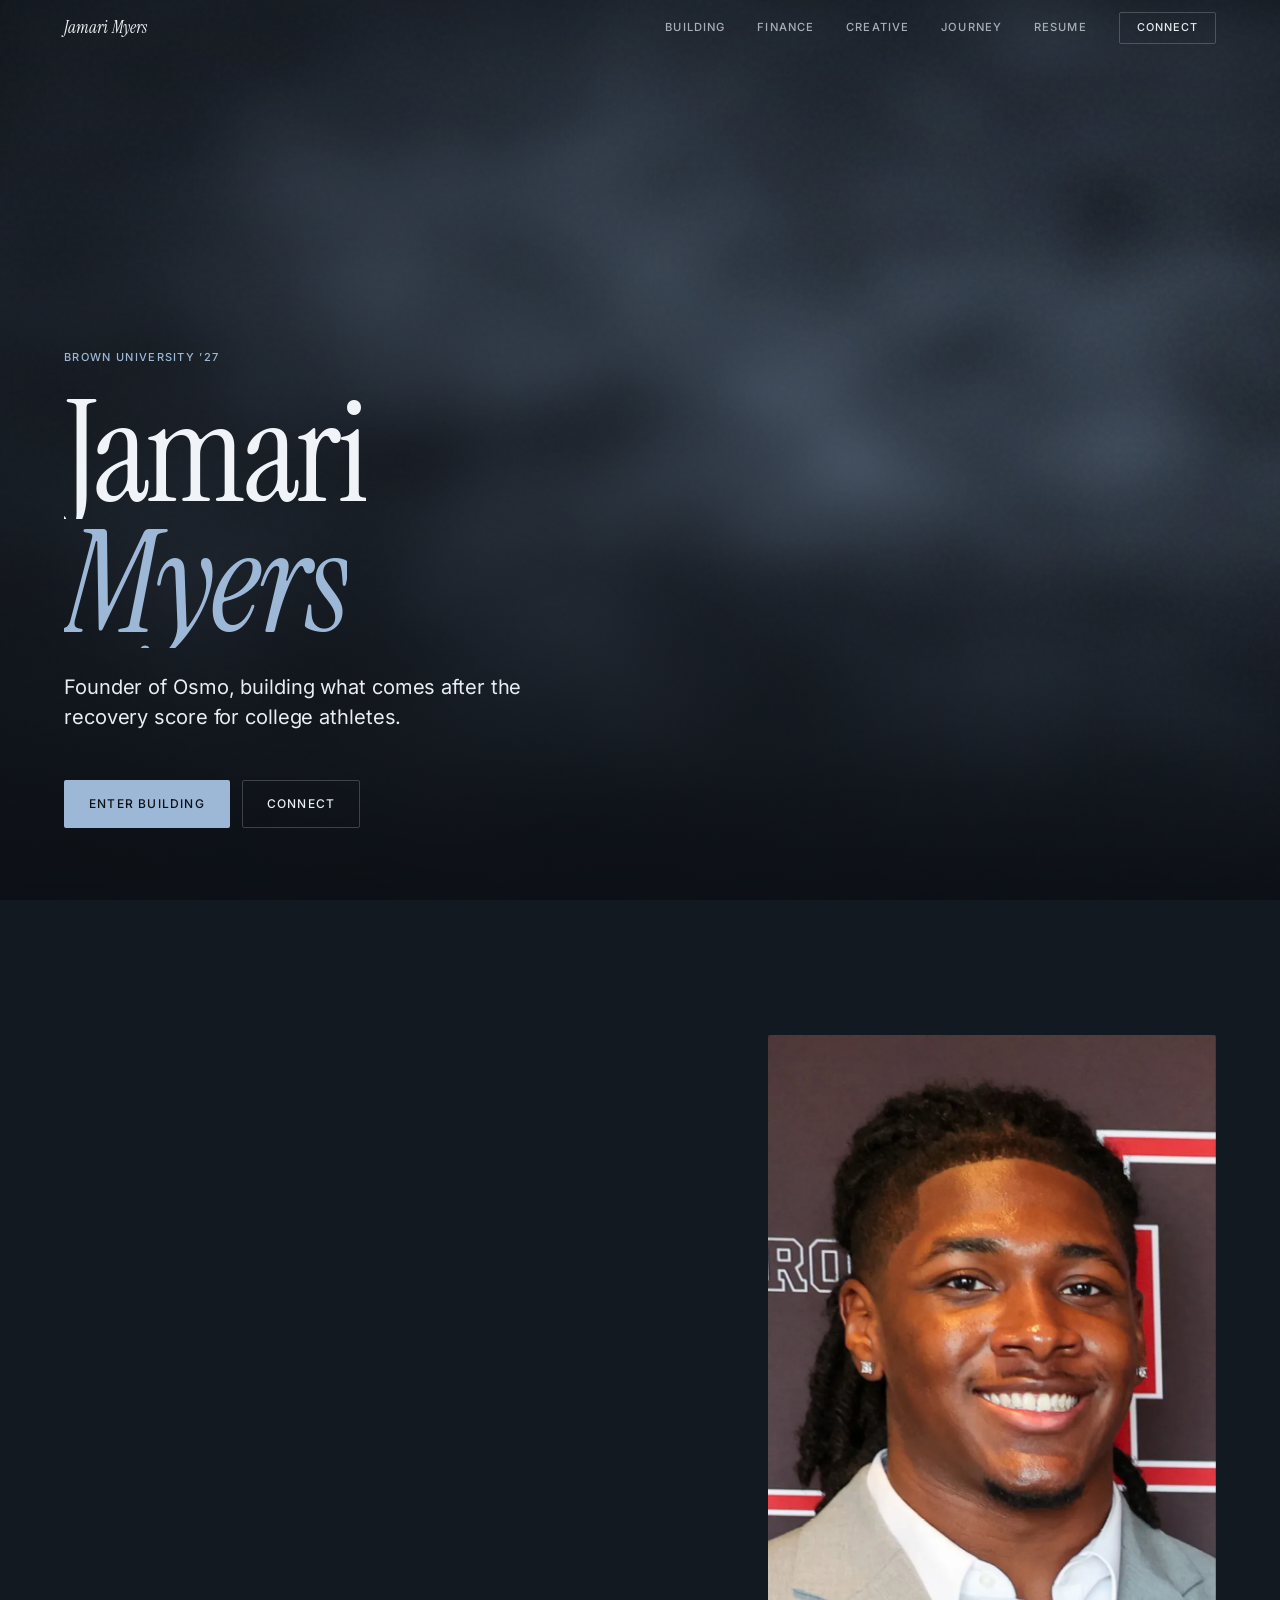
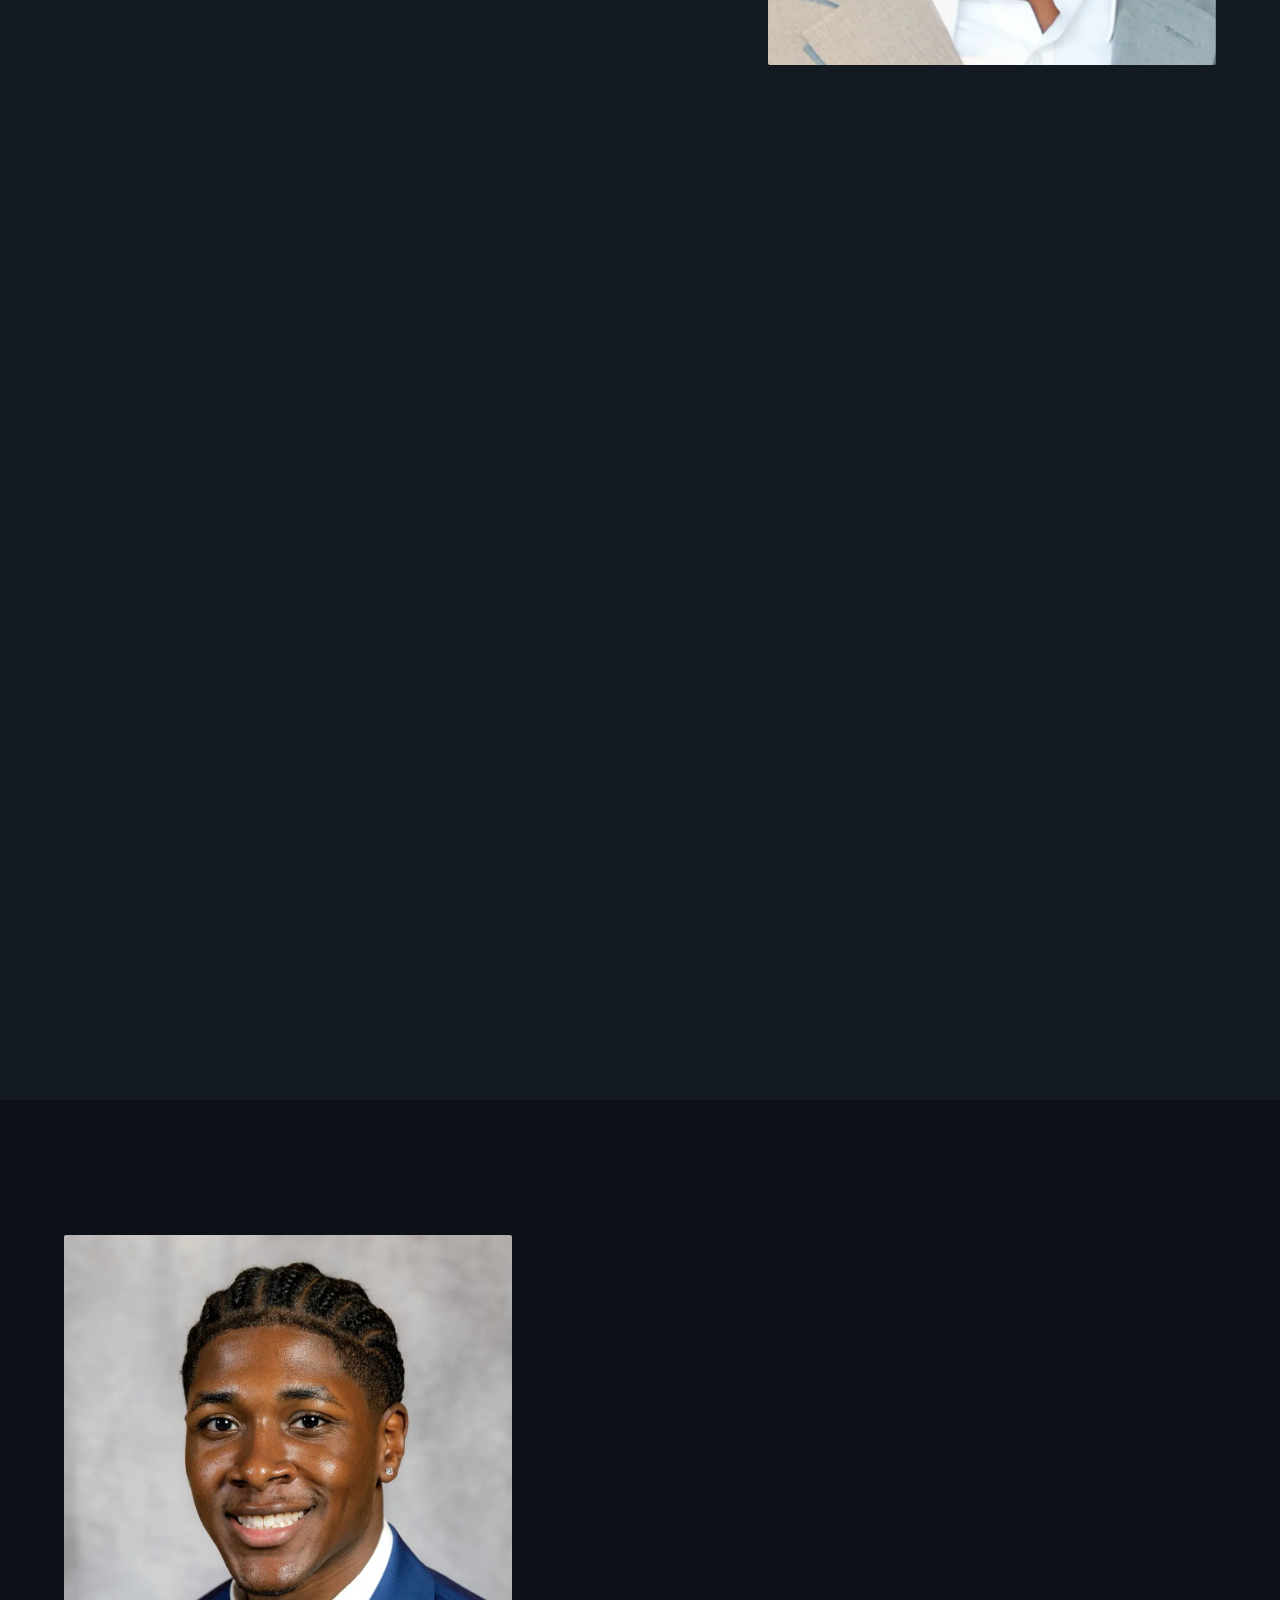
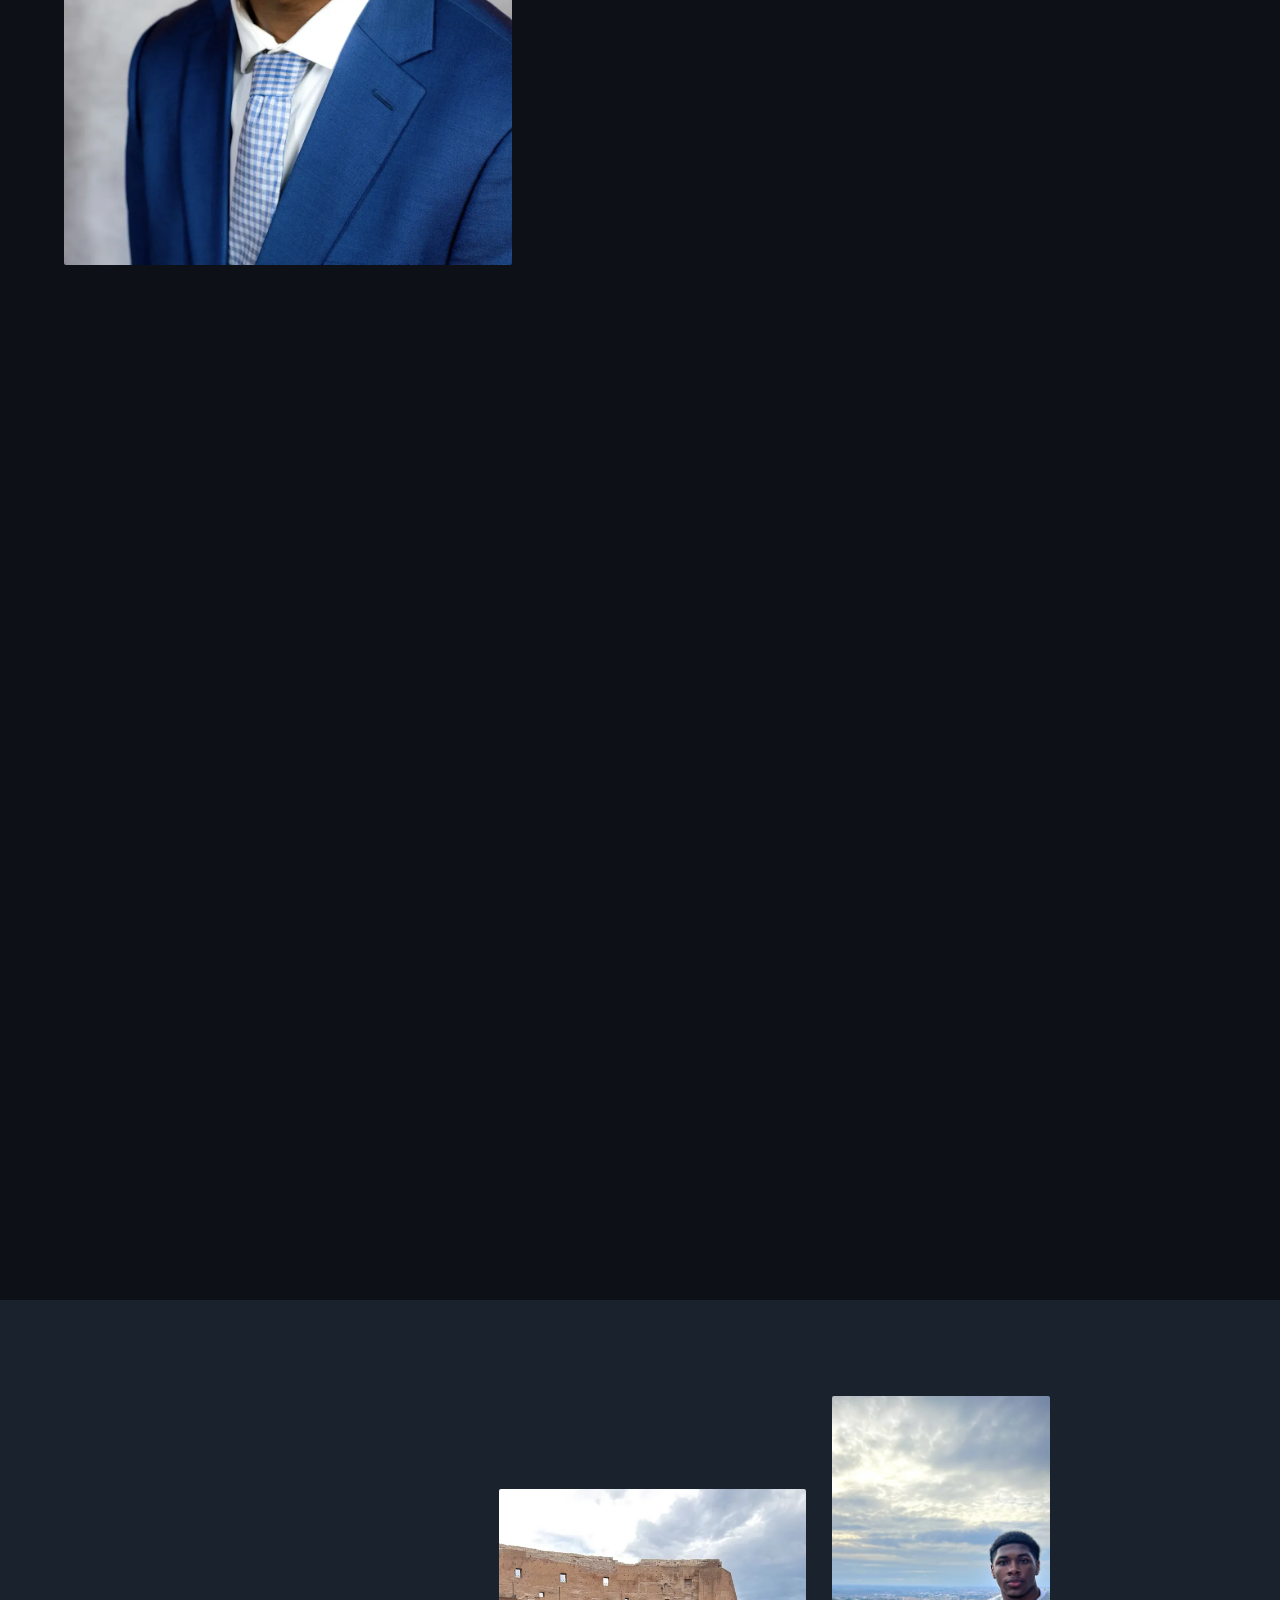
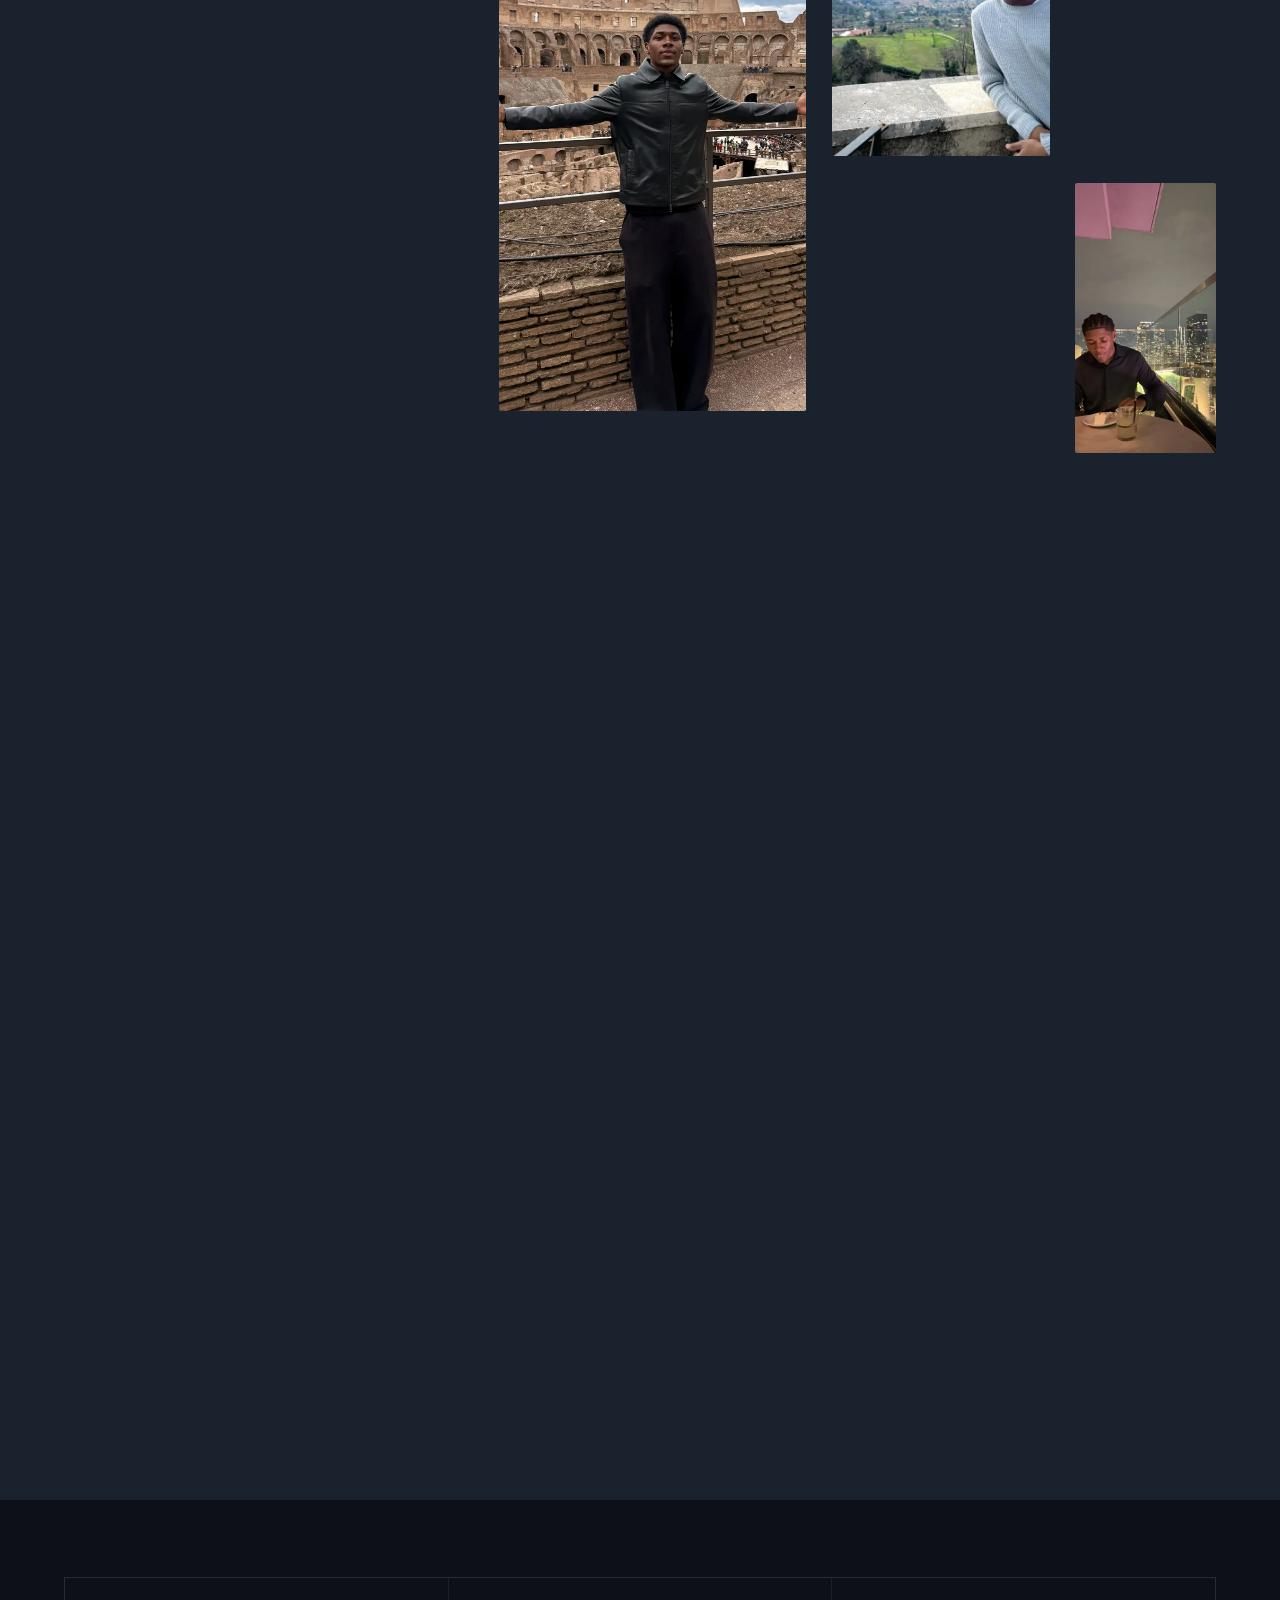
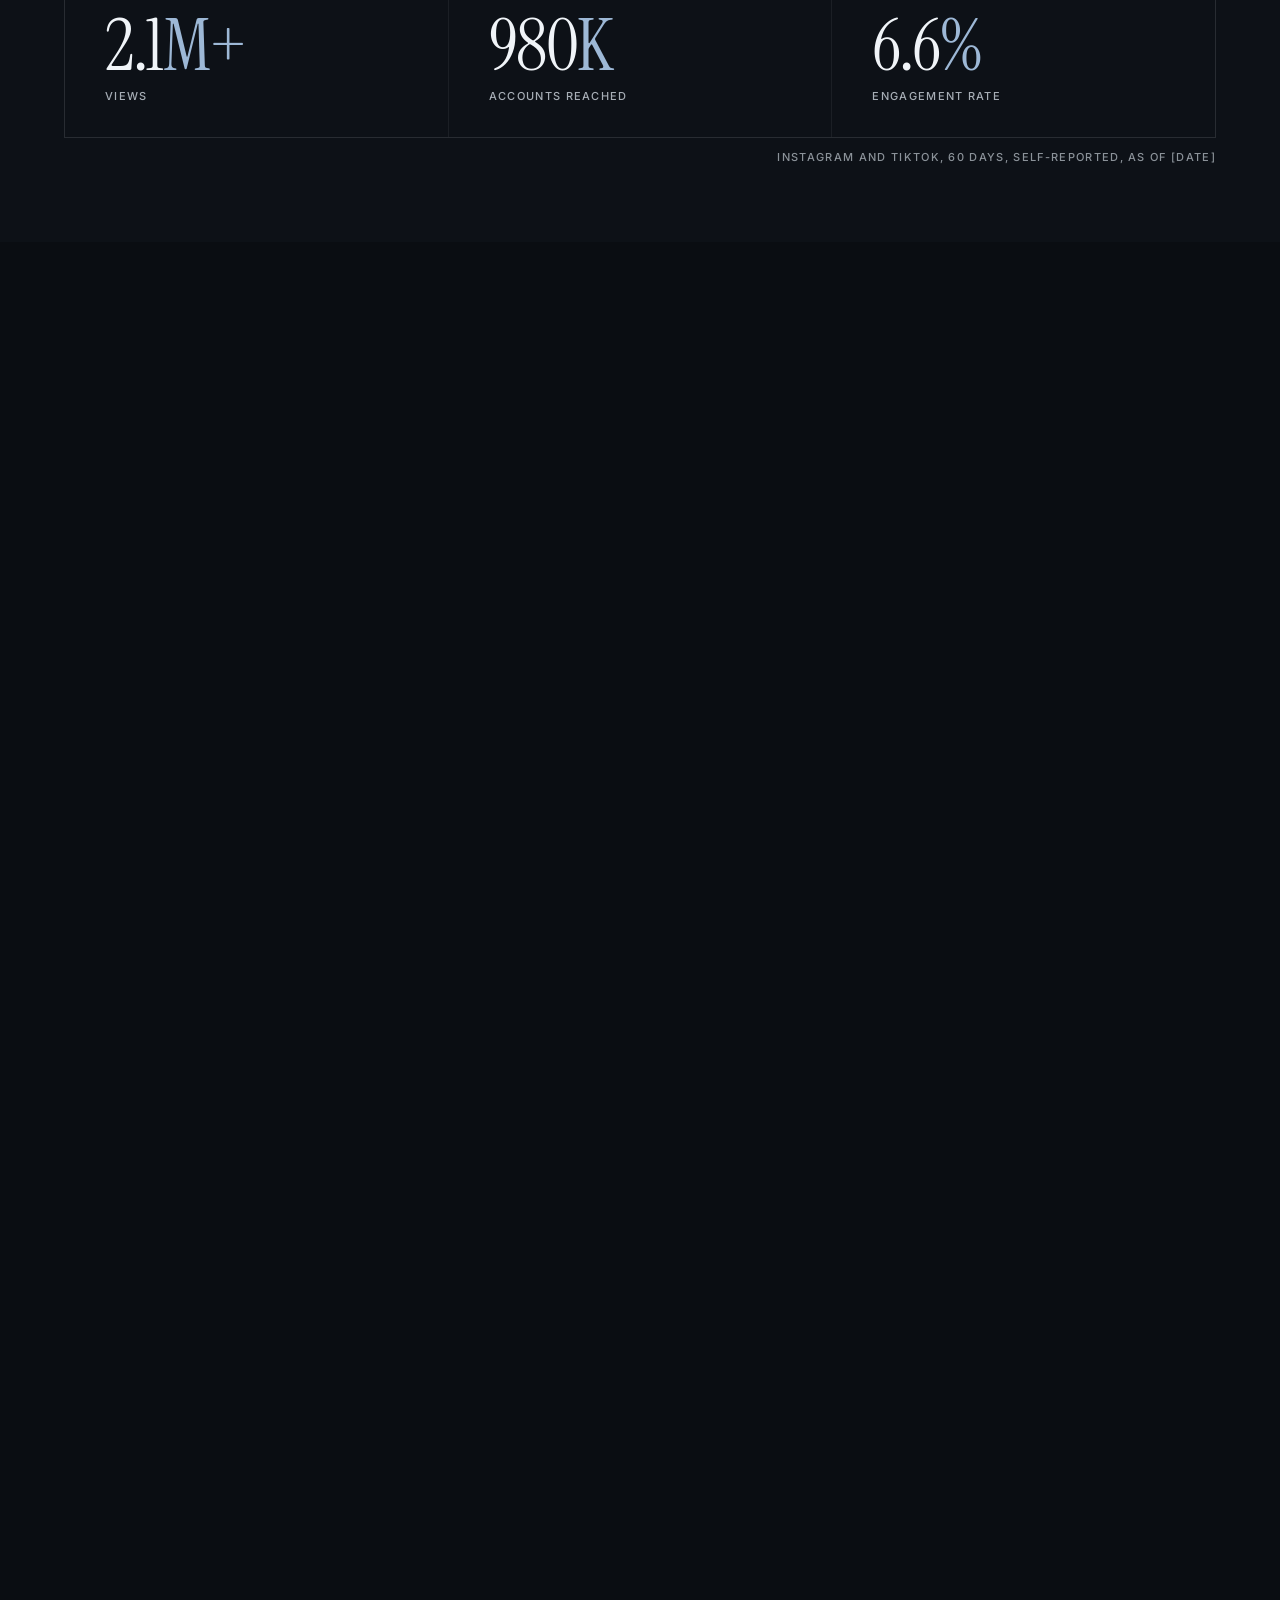
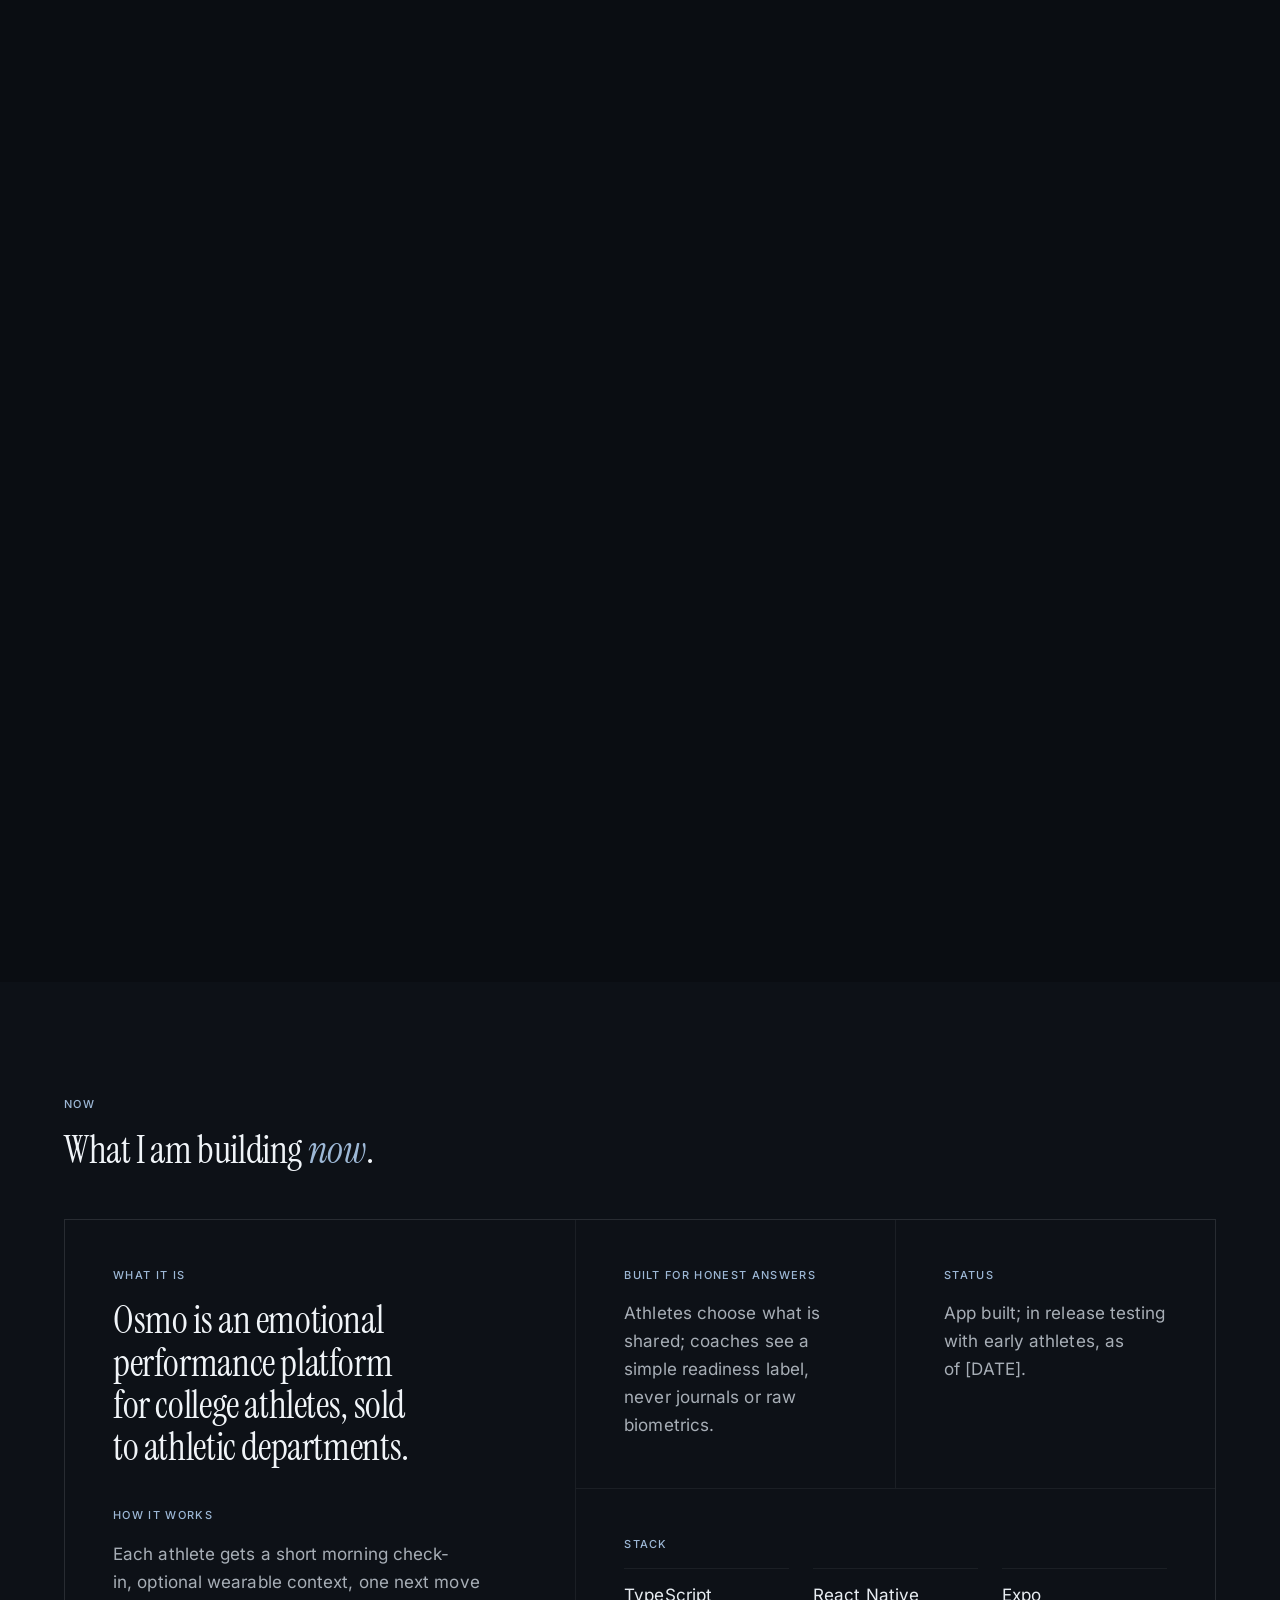
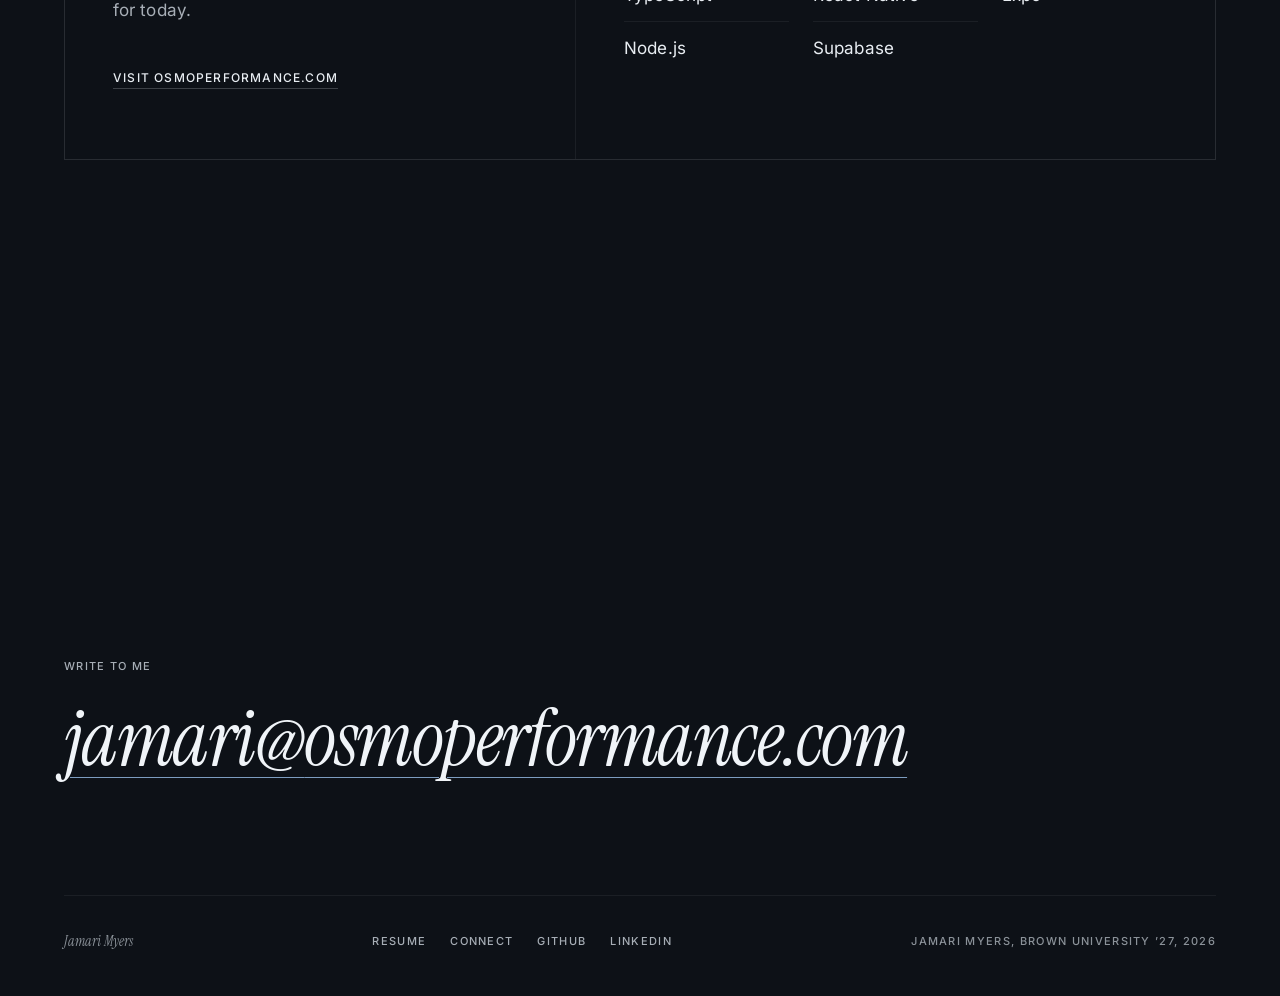
<file: site/index.html>
<!doctype html>
<html lang="en">
<head>
<meta charset="utf-8">
<meta name="viewport" content="width=device-width, initial-scale=1, viewport-fit=cover">
<title>Jamari Myers</title>
<meta name="description" content="Jamari Myers is building what comes after the recovery score for college athletes. Founder of Osmo, Brown ’27, J.P. Morgan summers 2025 and 2026.">
<link rel="canonical" href="https://jamarimyers.com/">
<meta property="og:type" content="website">
<meta property="og:site_name" content="Jamari Myers">
<meta property="og:title" content="Jamari Myers">
<meta property="og:description" content="Jamari Myers is building what comes after the recovery score for college athletes. Founder of Osmo, Brown ’27, J.P. Morgan summers 2025 and 2026.">
<meta property="og:url" content="https://jamarimyers.com/">
<meta property="og:image" content="https://jamarimyers.com/assets/og.jpg">
<meta property="og:image:width" content="1200">
<meta property="og:image:height" content="630">
<meta property="og:image:alt" content="Jamari Myers">
<meta name="twitter:card" content="summary_large_image">
<meta name="theme-color" content="#0d1117">
<link rel="icon" href="data:image/svg+xml,<svg xmlns='http://www.w3.org/2000/svg' viewBox='0 0 32 32'><path d='M0 0H32L0 32Z' fill='%230d1117'/><path d='M32 0V32H0Z' fill='%239db8d6'/></svg>">
<link rel="preload" href="assets/fonts/instrument-serif-latin-400-normal.woff2" as="font" type="font/woff2" crossorigin>
<link rel="preload" href="assets/fonts/instrument-serif-latin-400-italic.woff2" as="font" type="font/woff2" crossorigin>
<link rel="preload" href="assets/fonts/inter-latin-wght-normal.woff2" as="font" type="font/woff2" crossorigin>
<link rel="stylesheet" href="scrollcraft.css">
<link rel="stylesheet" href="site.css">
<link rel="stylesheet" href="home.css">
<script src="doors.js"></script>
<script src="scrollcraft.js" defer></script>
<script src="nav.js" defer></script>
<script src="smoke.js" defer></script>
<noscript><style>[data-sc-cue],[data-sc-in],[data-sc-stagger]>*{opacity:1!important;transform:none!important}[data-sc-stage]{position:relative;min-height:100svh}.chapter,.chapter__stage{height:auto!important}.door__label,.door__scrim,.chapter--4 .door__img{opacity:1!important}.chapter__hush{display:none}@media not all and (min-width:860px) and (min-aspect-ratio:1/1){.chapter__text{position:static;padding:calc(68svh + 20px) var(--gutter) 3rem}.chapter__lines{display:block}.chapter__lines li+li{margin-top:12px}}</style></noscript>
</head>
<body>
<a class="skip" href="#main">Skip to content</a>

<header class="nav">
  <a class="nav__mark" href="index.html" aria-current="page">Jamari Myers</a>
  <div class="nav__right">
    <nav class="nav__links" aria-label="Primary">
      <a href="osmo.html">Building</a>
      <a href="finance.html">Finance</a>
      <a href="creative.html">Creative</a>
      <a href="journey.html">Journey</a>
      <a href="resume.html">Resume</a>
    </nav>
    <a class="nav__cta" href="connect.html">Connect</a>
    <details class="menu">
      <summary aria-label="Open the menu"><span class="menu__bars" aria-hidden="true"></span></summary>
      <div class="menu__panel">
        <nav aria-label="Menu">
          <ul class="menu__list">
            <li><a href="osmo.html">Building</a></li>
            <li><a href="finance.html">Finance</a></li>
            <li><a href="creative.html">Creative</a></li>
            <li><a href="journey.html">Journey</a></li>
            <li><a href="resume.html">Resume</a></li>
            <li><a href="connect.html">Connect</a></li>
          </ul>
        </nav>
        <a class="menu__email t-body" href="mailto:jamari@osmoperformance.com">jamari@osmoperformance.com</a>
      </div>
    </details>
  </div>
</header>

<div class="folio t-label" aria-hidden="true"><span class="folio__n">01</span><span class="folio__name">Building</span></div>

<main id="main">

  <!-- 1. Hero: the name on smoke, Osmo first -->
  <section class="hero" data-sc-act="flow" aria-labelledby="hero-name">
    <div class="ethereal" aria-hidden="true">
      <div class="ethereal__glow"></div>
      <svg class="smoke smoke--a" viewBox="0 0 1200 800" preserveAspectRatio="xMidYMid slice" xmlns="http://www.w3.org/2000/svg" focusable="false">
        <defs>
          <filter id="smoke-a" x="-30%" y="-30%" width="160%" height="160%">
            <feTurbulence type="fractalNoise" baseFrequency="0.006 0.011" numOctaves="3" seed="7" stitchTiles="stitch" result="t"/>
            <feColorMatrix in="t" type="matrix" values="0 0 0 0 .20  0 0 0 0 .30  0 0 0 0 .45  0 0 0 .9 0" result="c"/>
            <feGaussianBlur in="c" stdDeviation="14" result="b"/>
            <feComponentTransfer in="b"><feFuncA type="linear" slope="1.4" intercept="-.15"/></feComponentTransfer>
          </filter>
          <radialGradient id="smoke-a-mask-g" cx="55%" cy="45%" r="60%">
            <stop offset="0%" stop-color="#fff" stop-opacity="1"/>
            <stop offset="55%" stop-color="#fff" stop-opacity=".5"/>
            <stop offset="100%" stop-color="#fff" stop-opacity="0"/>
          </radialGradient>
          <mask id="smoke-a-mask"><rect width="1200" height="800" fill="url(#smoke-a-mask-g)"/></mask>
        </defs>
        <rect width="1200" height="800" filter="url(#smoke-a)" mask="url(#smoke-a-mask)"/>
      </svg>
      <svg class="smoke smoke--b" viewBox="0 0 1200 800" preserveAspectRatio="xMidYMid slice" xmlns="http://www.w3.org/2000/svg" focusable="false">
        <defs>
          <filter id="smoke-b" x="-30%" y="-30%" width="160%" height="160%">
            <feTurbulence type="fractalNoise" baseFrequency="0.009 0.005" numOctaves="2" seed="22" stitchTiles="stitch" result="t"/>
            <feColorMatrix in="t" type="matrix" values="0 0 0 0 .28  0 0 0 0 .38  0 0 0 0 .55  0 0 0 .7 0" result="c"/>
            <feGaussianBlur in="c" stdDeviation="22"/>
          </filter>
          <radialGradient id="smoke-b-mask-g" cx="40%" cy="60%" r="65%">
            <stop offset="0%" stop-color="#fff" stop-opacity=".9"/>
            <stop offset="100%" stop-color="#fff" stop-opacity="0"/>
          </radialGradient>
          <mask id="smoke-b-mask"><rect width="1200" height="800" fill="url(#smoke-b-mask-g)"/></mask>
        </defs>
        <rect width="1200" height="800" filter="url(#smoke-b)" mask="url(#smoke-b-mask)"/>
      </svg>
      <div class="ethereal__noise"></div>
      <div class="ethereal__fade"></div>
    </div>
    <div class="hero__scrim" aria-hidden="true"></div>
    <div class="hero__copy">
      <p class="hero__label t-label">
        <!-- GATED: "First-gen. D1 athlete. Builder." ships only after Jamari approves it in writing.
             To turn it on, set data-identity="on" on <html>; the fallback then hides. -->
        <span data-v="gated" hidden>First-gen. D1 athlete. Builder.</span><span data-v="fallback">Brown University ’27</span>
      </p>
      <h1 class="hero__name t-hero" id="hero-name" data-sc-cue="0 0.78 0" data-sc-kinetic="words">Jamari <em>Myers</em></h1>
      <p class="hero__lede t-lede">Founder of Osmo, building what comes after the recovery score for college athletes.</p>
      <div class="hero__ctas">
        <a class="btn btn--primary" href="osmo.html">Enter Building</a>
        <a class="btn btn--ghost" href="connect.html">Connect</a>
      </div>
    </div>
  </section>

  <!-- 2. Chapter 1, Building: parallax portrait -->
  <section class="chapter chapter--1" id="building" data-sc-act="pin" data-sc-span="2" data-folio="01" data-folio-name="Building" aria-labelledby="ch1-title">
    <div class="chapter__stage" data-sc-stage>
      <div class="chapter__copy">
        <h2 class="chapter__title t-chapter" id="ch1-title" data-sc-cue="0.02 0.76 0.2 0.12" data-cue-phone="0.02 0.74 0.2 0.12" data-sc-kinetic="lines">What comes after the <em>recovery score</em>.</h2>
        <div class="chapter__text">
          <ul class="chapter__lines">
            <li class="t-body" data-sc-cue="0.18 0.84 0.2 0.2" data-cue-phone="0.14 0.46 0.2 0.2">Recovery scores, strain, sleep quality, all of it arrived every morning without context.</li>
            <li class="t-body" data-sc-cue="0.26 0.84 0.2 0.22" data-cue-phone="0.42 0.82 0.1 0.25">Nobody gave me anything for the mornings I woke up flat before a game.</li>
          </ul>
          <p class="chapter__fig" data-sc-cue="0.34 0.84 0.15 0.25">
            <span class="t-figure"><span class="count" data-final="48" aria-hidden="true"><span data-sc-count="0 48" data-sc-count-at="0.36 0.6">48</span></span><span class="vh">48</span></span>
            <span class="t-label">student-athletes surveyed, fall 2025, exploratory</span>
          </p>
        </div>
      </div>
      <a class="door" href="osmo.html" data-door="osmo">
        <span class="door__media">
          <img class="door__img" src="assets/photos/portrait-blazer-1000.webp" srcset="assets/photos/portrait-blazer-600.webp 600w, assets/photos/portrait-blazer-1000.webp 1000w, assets/photos/portrait-blazer-1492.webp 1492w" sizes="100vw" width="1000" height="1000" alt="" fetchpriority="high" decoding="async" data-sc-parallax="-0.8">
        </span>
        <span class="door__scrim" aria-hidden="true"></span>
        <span class="door__label t-label">Enter Building</span>
      </a>
    </div>
  </section>

  <!-- 3. Chapter 2, Finance: the headshot wipes in -->
  <section class="chapter chapter--2" id="finance" data-sc-act="pin" data-sc-span="2" data-folio="02" data-folio-name="Finance" aria-labelledby="ch2-title">
    <div class="chapter__stage" data-sc-stage>
      <div class="chapter__copy">
        <h2 class="chapter__title t-chapter" id="ch2-title" data-sc-cue="0.02 0.76 0.2 0.12" data-cue-phone="0.02 0.74 0.2 0.12" data-sc-kinetic="lines">Trained to start with the <em>financials</em>.</h2>
        <div class="chapter__text">
          <ul class="chapter__lines">
            <li class="t-body" data-sc-cue="0.18 0.84 0.2 0.2" data-cue-phone="0.12 0.36 0.2 0.2">I spent the summers of 2025 and 2026 as an investment banking summer analyst at J.P. Morgan in New York.</li>
            <li class="t-body" data-sc-cue="0.26 0.84 0.2 0.22" data-cue-phone="0.32 0.56 0.2 0.2">As Sponsorship Chair of BLK Capital Management, I work on partnerships across 30+ financial-services firms.</li>
            <li class="t-body" data-sc-cue="0.34 0.84 0.2 0.25" data-cue-phone="0.52 0.82 0.1 0.3">At Black in Business at Brown I was Chair of Finance and the club’s financial signatory.</li>
          </ul>
          <p class="chapter__fig" data-sc-cue="0.42 0.84 0.15 0.3">
            <span class="t-figure"><span class="count" data-final="30" aria-hidden="true"><span data-sc-count="0 30" data-sc-count-at="0.36 0.6">30</span></span><span class="unit" aria-hidden="true">+</span><span class="vh">30+</span></span>
            <span class="t-label">financial-services firms in BLK Capital partnerships</span>
          </p>
        </div>
      </div>
      <a class="door" href="finance.html" data-door="finance">
        <span class="door__media" data-sc-reveal="left" data-sc-reveal-at="-0.25 0.3">
          <img class="door__img" src="assets/photos/headshot-1000.webp" srcset="assets/photos/headshot-600.webp 600w, assets/photos/headshot-1000.webp 1000w, assets/photos/headshot-1229.webp 1229w" sizes="100vw" width="1000" height="1250" alt="" loading="lazy" decoding="async">
        </span>
        <span class="door__scrim" aria-hidden="true"></span>
        <span class="door__label t-label">Enter Finance</span>
      </a>
    </div>
  </section>

  <!-- 4. Chapter 3, Creative: three photos drift at different rates -->
  <section class="chapter chapter--3" id="creative" data-sc-act="pin" data-sc-span="2" data-folio="03" data-folio-name="Creative" aria-labelledby="ch3-title">
    <div class="chapter__stage" data-sc-stage>
      <div class="chapter__copy">
        <h2 class="chapter__title t-chapter" id="ch3-title" data-sc-cue="0.02 0.76 0.2 0.12" data-cue-phone="0.02 0.74 0.2 0.12" data-sc-kinetic="lines">Four deals, zero missed <em>deliverables</em>.</h2>
        <div class="chapter__text">
          <ul class="chapter__lines">
            <li class="t-body" data-sc-cue="0.18 0.84 0.2 0.2" data-cue-phone="0.14 0.46 0.2 0.2">I spent a semester in Rome and negotiated four brand partnerships while I was there.</li>
            <li class="t-body" data-sc-cue="0.26 0.84 0.2 0.22" data-cue-phone="0.42 0.82 0.1 0.25">I delivered the content on schedule and earned testimonials from operators I worked with.</li>
          </ul>
          <p class="chapter__fig" data-sc-cue="0.34 0.84 0.15 0.25">
            <span class="t-figure"><span class="count" data-final="4" aria-hidden="true"><span data-sc-count="0 4" data-sc-count-at="0.36 0.6">4</span></span><span class="vh">4</span></span>
            <span class="t-label">brand partnerships, Italy and Sardinia</span>
          </p>
        </div>
      </div>
      <div class="strip strip--hill" data-sc-parallax="-0.6">
        <img src="assets/photos/hillside-600.webp" srcset="assets/photos/hillside-600.webp 600w, assets/photos/hillside-1000.webp 1000w, assets/photos/hillside-1152.webp 1152w" sizes="(min-width: 860px) and (min-aspect-ratio: 1/1) 17vw, 36vw" width="600" height="800" alt="Jamari Myers in a grey sweater leaning on a stone wall above green Italian hills and a town below." loading="lazy" decoding="async">
      </div>
      <div class="strip strip--nyc" data-sc-parallax="0.3">
        <img src="assets/photos/nyc-600.webp" srcset="assets/photos/nyc-600.webp 600w, assets/photos/nyc-1000.webp 1000w, assets/photos/nyc-1152.webp 1152w" sizes="(min-width: 860px) and (min-aspect-ratio: 1/1) 11vw, 36vw" width="600" height="800" alt="Jamari Myers at a table on a New York City rooftop at night, the skyline lit behind glass." loading="lazy" decoding="async">
      </div>
      <a class="door" href="creative.html" data-door="creative">
        <span class="door__media">
          <img class="door__img" src="assets/photos/rome-1000.webp" srcset="assets/photos/rome-600.webp 600w, assets/photos/rome-1000.webp 1000w, assets/photos/rome-1152.webp 1152w" sizes="100vw" width="1000" height="1334" alt="" loading="lazy" decoding="async" data-sc-parallax="-1.2">
        </span>
        <span class="door__scrim" aria-hidden="true"></span>
        <span class="door__label t-label">Enter Creative</span>
      </a>
    </div>
  </section>

  <!-- 5. Creator stats row: entry counters, dated -->
  <section class="stats" aria-labelledby="stats-title">
    <div class="wrap">
      <h2 class="vh" id="stats-title">Creator stats</h2>
      <ul class="stats__grid" data-sc-in data-sc-stagger="60">
        <li class="stats__cell">
          <p class="t-figure"><span class="count" data-final="2.1" aria-hidden="true"><span data-sc-count="0 2.1" data-sc-count-ms="1200">2.1</span></span><span class="unit" aria-hidden="true">M+</span><span class="vh">2.1M+</span></p>
          <p class="t-label">views</p>
        </li>
        <li class="stats__cell">
          <p class="t-figure"><span class="count" data-final="980" aria-hidden="true"><span data-sc-count="0 980" data-sc-count-ms="1200">980</span></span><span class="unit" aria-hidden="true">K</span><span class="vh">980K</span></p>
          <p class="t-label">accounts reached</p>
        </li>
        <li class="stats__cell">
          <p class="t-figure"><span class="count" data-final="6.6" aria-hidden="true"><span data-sc-count="0 6.6" data-sc-count-ms="1200">6.6</span></span><span class="unit" aria-hidden="true">%</span><span class="vh">6.6%</span></p>
          <p class="t-label">engagement rate</p>
        </li>
      </ul>
      <p class="stats__asof t-label">Instagram and TikTok, 60 days, self-reported, as of [DATE]</p>
    </div>
  </section>

  <!-- 6. Chapter 4, Journey: silence, then the red-lit portrait grades to colour. The peak. -->
  <section class="chapter chapter--4" id="journey" data-sc-act="pin" data-sc-span="2.6" data-folio="04" data-folio-name="Journey" data-folio-from="0.3" aria-labelledby="ch4-title">
    <div class="chapter__stage" data-sc-stage>
      <p class="chapter__hush t-label" aria-hidden="true" data-sc-cue="0 0.3 0 0.35"><span>04</span><span>Journey</span></p>
      <a class="door" href="journey.html" data-door="journey" data-sc-cue="0.28 1 0.12 0">
        <span class="door__media">
          <img class="door__duo" src="assets/photos/field-red-lit-1000.webp" srcset="assets/photos/field-red-lit-600.webp 600w, assets/photos/field-red-lit-1000.webp 1000w, assets/photos/field-red-lit-1026.webp 1026w" sizes="100vw" width="1000" height="1498" alt="" loading="lazy" decoding="async">
          <span class="door__tint" aria-hidden="true"></span>
          <img class="door__img" src="assets/photos/field-red-lit-1000.webp" srcset="assets/photos/field-red-lit-600.webp 600w, assets/photos/field-red-lit-1000.webp 1000w, assets/photos/field-red-lit-1026.webp 1026w" sizes="100vw" width="1000" height="1498" alt="" loading="lazy" decoding="async">
        </span>
        <span class="door__scrim" aria-hidden="true"></span>
        <span class="door__label t-label">Enter the journey</span>
      </a>
      <div class="chapter__copy">
        <h2 class="chapter__title t-chapter" id="ch4-title" data-sc-cue="0.4 0.74 0.15 0.25" data-cue-phone="0.3 0.74 0.15 0.2">Allen, Texas to <em>here</em>.</h2>
        <div class="chapter__text">
          <ul class="chapter__lines">
            <li class="t-body" data-sc-cue="0.44 0.8 0.2 0.22" data-cue-phone="0.32 0.52 0.15 0.2" data-cue-short="0.32 0.46 0.2 0.2">I’m from Allen, Texas, and I went to St. Paul’s School in Concord, New Hampshire, Class of 2023.</li>
            <li class="t-body" data-sc-cue="0.48 0.8 0.2 0.25" data-cue-phone="0.34 0.52 0.15 0.2" data-cue-short="0.42 0.56 0.2 0.2">I played defensive back at Brown from August 2023 to January 2025.</li>
            <li class="t-body" data-sc-cue="0.52 0.8 0.2 0.28" data-cue-phone="0.48 0.78 0.15 0.3" data-cue-short="0.52 0.66 0.2 0.2">I stopped after my sophomore year and kept thinking about something I had noticed while I was still inside it.</li>
            <li class="t-body" data-sc-cue="0.55 0.8 0.2 0.32" data-cue-phone="0.5 0.78 0.15 0.3" data-cue-short="0.62 0.8 0.15 0.4">I also spent a semester in Rome, enrolled full time.</li>
          </ul>
          <p class="chapter__fig" data-sc-cue="0.5 0.8 0.15 0.3" data-cue-phone="0.5 0.78 0.15 0.3">
            <span class="t-figure"><span class="count" data-final="16" aria-hidden="true"><span data-sc-count="0 16" data-sc-count-at="0.5 0.58">16</span></span><span class="vh">16</span></span>
            <span class="t-label">countries, 11 in one semester</span>
          </p>
        </div>
      </div>
    </div>
  </section>

  <!-- 7. What I am building now -->
  <section class="now" id="now" aria-labelledby="now-title">
    <div class="wrap">
      <p class="now__label t-label">Now</p>
      <h2 class="now__head t-section" id="now-title">What I am building <em>now</em>.</h2>
      <div class="now__grid" data-sc-in data-sc-stagger="60" data-sc-spotlight>
        <article class="now__cell now__cell--a">
          <h3 class="t-label">What it is</h3>
          <p class="t-section">Osmo is an emotional performance platform for college athletes, sold to athletic departments.</p>
          <h3 class="t-label">How it works</h3>
          <p class="t-body">Each athlete gets a short morning check-in, optional wearable context, one next move for today.</p>
          <a class="tlink" href="https://osmoperformance.com/">Visit osmoperformance.com</a>
        </article>
        <div class="now__cell now__cell--b">
          <h3 class="t-label">Built for honest answers</h3>
          <p class="t-body">Athletes choose what is shared; coaches see a simple readiness label, never journals or raw biometrics.</p>
        </div>
        <div class="now__cell now__cell--c">
          <h3 class="t-label">Status</h3>
          <p class="t-body">App built; in release testing with early athletes, as of [DATE].</p>
        </div>
        <div class="now__cell now__cell--d">
          <h3 class="t-label">Stack</h3>
          <ul class="now__stack">
            <li>TypeScript</li>
            <li>React Native</li>
            <li>Expo</li>
            <li>Node.js</li>
            <li>Supabase</li>
          </ul>
        </div>
      </div>
    </div>
  </section>

</main>

<!-- 8. Close: the email as running text, the footer inside it -->
<footer class="close" aria-labelledby="close-title">
  <div class="close__inner">
    <h2 class="vh" id="close-title">Contact</h2>
    <p class="t-label">Write to me</p>
    <a class="close__email" href="mailto:jamari@osmoperformance.com">jamari@<wbr>osmoperformance.com</a>
    <div class="footer">
      <a class="footer__mark" href="index.html">Jamari Myers</a>
      <nav aria-label="Footer">
        <ul class="footer__links t-label">
          <li><a href="resume.html">Resume</a></li>
          <li><a href="connect.html">Connect</a></li>
          <li><a href="https://github.com/jamarimyers">GitHub</a></li>
          <li><a href="https://www.linkedin.com/in/jamari-myers/">LinkedIn</a></li>
        </ul>
      </nav>
      <p class="footer__line t-label">Jamari Myers, Brown University ’27, 2026</p>
    </div>
  </div>
</footer>

<script>addEventListener('DOMContentLoaded',function(){if(window.ScrollCraft)ScrollCraft.mount(document.body);});</script>
</body>
</html>
</file>
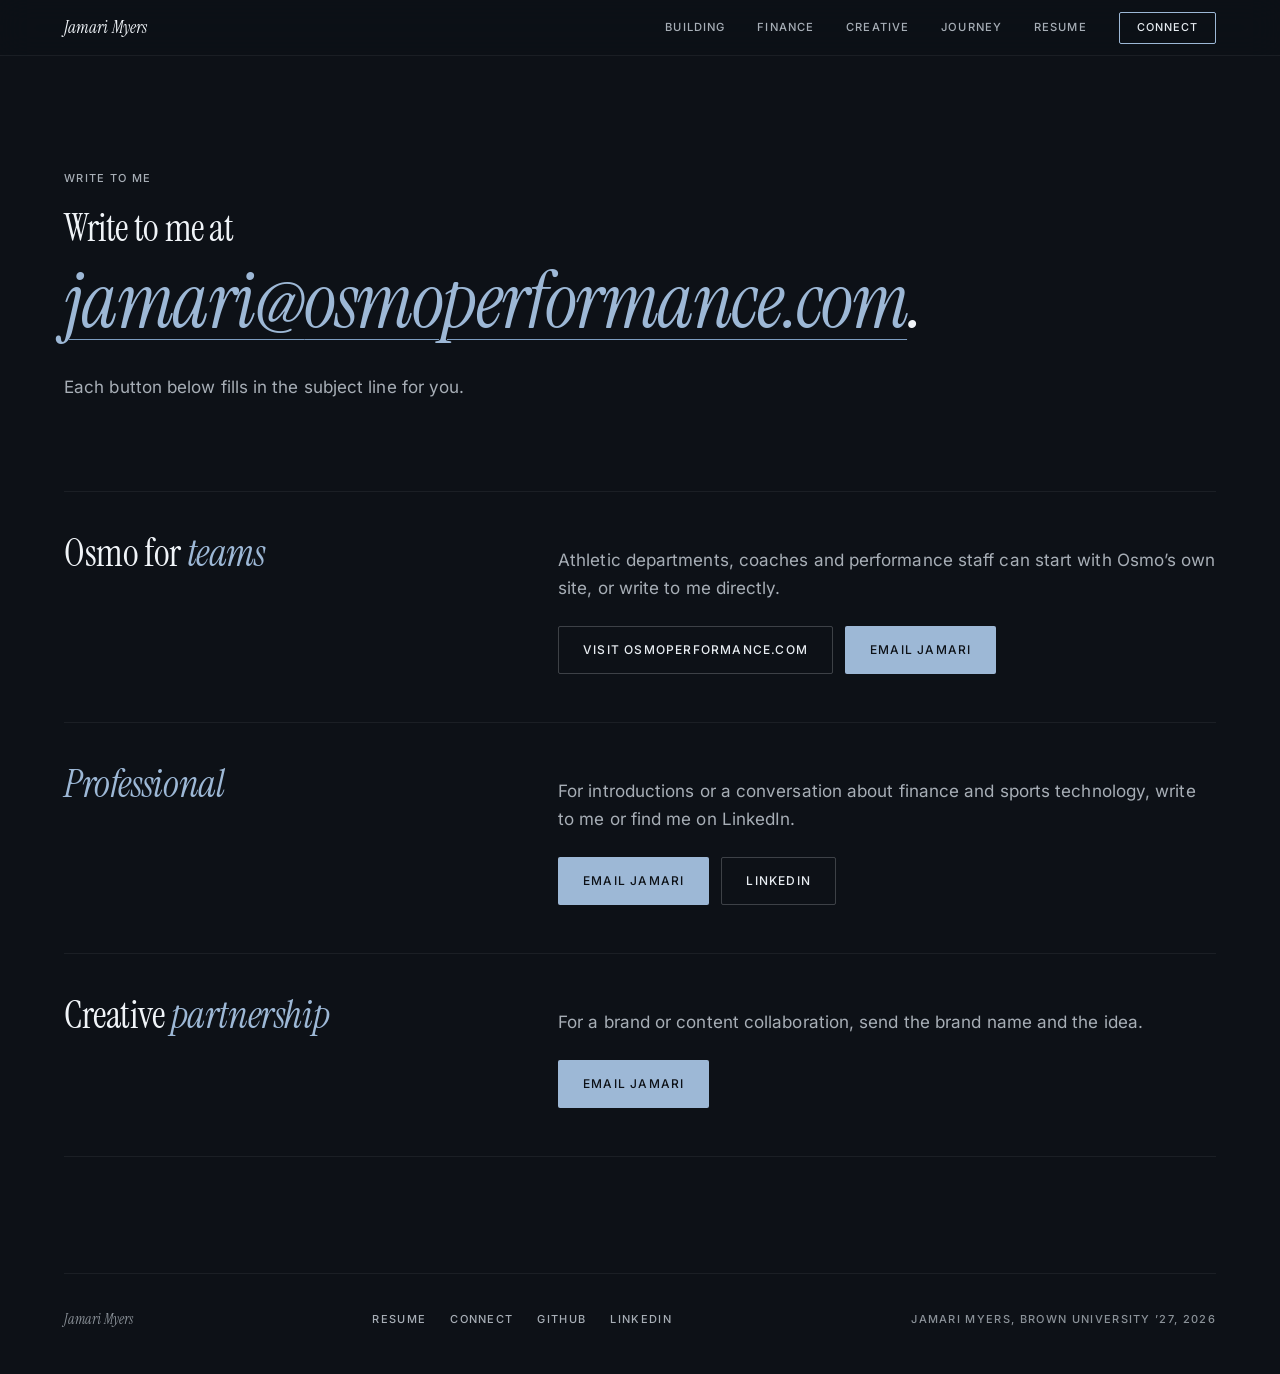
<file: site/connect.html>
<!doctype html>
<html lang="en">
<head>
<meta charset="utf-8">
<meta name="viewport" content="width=device-width, initial-scale=1, viewport-fit=cover">
<title>Connect, Jamari Myers</title>
<meta name="description" content="How to reach Jamari Myers about Osmo for athletic departments, professional introductions, or brand and content partnerships. Email jamari@osmoperformance.com.">
<link rel="canonical" href="https://jamarimyers.com/connect.html">
<meta property="og:type" content="website">
<meta property="og:site_name" content="Jamari Myers">
<meta property="og:title" content="Connect, Jamari Myers">
<meta property="og:description" content="How to reach Jamari Myers about Osmo for athletic departments, professional introductions, or brand and content partnerships. Email jamari@osmoperformance.com.">
<meta property="og:url" content="https://jamarimyers.com/connect.html">
<meta property="og:image" content="https://jamarimyers.com/assets/og.jpg">
<meta property="og:image:width" content="1200">
<meta property="og:image:height" content="630">
<meta property="og:image:alt" content="Jamari Myers">
<meta name="twitter:card" content="summary_large_image">
<meta name="theme-color" content="#0d1117">
<link rel="icon" href="data:image/svg+xml,<svg xmlns='http://www.w3.org/2000/svg' viewBox='0 0 32 32'><path d='M0 0H32L0 32Z' fill='%230d1117'/><path d='M32 0V32H0Z' fill='%239db8d6'/></svg>">
<link rel="preload" href="assets/fonts/instrument-serif-latin-400-normal.woff2" as="font" type="font/woff2" crossorigin>
<link rel="preload" href="assets/fonts/instrument-serif-latin-400-italic.woff2" as="font" type="font/woff2" crossorigin>
<link rel="preload" href="assets/fonts/inter-latin-wght-normal.woff2" as="font" type="font/woff2" crossorigin>
<link rel="stylesheet" href="scrollcraft.css">
<link rel="stylesheet" href="site.css">
<link rel="stylesheet" href="pages.css">
<script src="doors.js"></script>
<script src="scrollcraft.js" defer></script>
<script src="nav.js" defer></script>
<noscript><style>[data-sc-cue],[data-sc-in],[data-sc-stagger]>*{opacity:1!important;transform:none!important}[data-sc-stage]{position:relative;min-height:100svh}</style></noscript>
</head>
<body>
<a class="skip" href="#main">Skip to content</a>

<header class="nav is-solid" data-nav-solid>
  <a class="nav__mark" href="index.html">Jamari Myers</a>
  <div class="nav__right">
    <nav class="nav__links" aria-label="Primary">
      <a href="osmo.html">Building</a>
      <a href="finance.html">Finance</a>
      <a href="creative.html">Creative</a>
      <a href="journey.html">Journey</a>
      <a href="resume.html">Resume</a>
    </nav>
    <a class="nav__cta" href="connect.html" aria-current="page">Connect</a>
    <details class="menu">
      <summary aria-label="Open the menu"><span class="menu__bars" aria-hidden="true"></span></summary>
      <div class="menu__panel">
        <nav aria-label="Menu">
          <ul class="menu__list">
            <li><a href="osmo.html">Building</a></li>
            <li><a href="finance.html">Finance</a></li>
            <li><a href="creative.html">Creative</a></li>
            <li><a href="journey.html">Journey</a></li>
            <li><a href="resume.html">Resume</a></li>
            <li><a href="connect.html" aria-current="page">Connect</a></li>
          </ul>
        </nav>
        <a class="menu__email t-body" href="mailto:jamari@osmoperformance.com">jamari@osmoperformance.com</a>
      </div>
    </details>
  </div>
</header>

<main id="main">

  <!-- The running-text close, leading the page -->
  <section class="close c-lead" aria-labelledby="c-title">
    <div class="close__inner">
      <p class="t-label">Write to me</p>
      <h1 class="t-section" id="c-title">Write to me at <span class="c-lead__addr"><a class="close__email" href="mailto:jamari@osmoperformance.com"><em>jamari@<wbr>osmoperformance.com</em></a>.</span></h1>
      <p class="c-lead__note t-body">Each button below fills in the subject line for you.</p>
    </div>
  </section>

  <div class="c-rows wrap">

    <section class="c-row" aria-labelledby="c-teams">
      <h2 class="t-section" id="c-teams">Osmo for <em>teams</em></h2>
      <div class="c-row__body">
        <p class="t-body">Athletic departments, coaches and performance staff can start with Osmo’s own site, or write to me directly.</p>
        <p class="c-row__links">
          <a class="btn btn--ghost" href="https://osmoperformance.com/">Visit osmoperformance.com</a>
          <a class="btn btn--primary" href="mailto:jamari@osmoperformance.com?subject=Osmo%20for%20teams" aria-describedby="c-teams">Email Jamari</a>
        </p>
      </div>
    </section>

    <section class="c-row" aria-labelledby="c-pro">
      <h2 class="t-section" id="c-pro"><em>Professional</em></h2>
      <div class="c-row__body">
        <p class="t-body">For introductions or a conversation about finance and sports technology, write to me or find me on LinkedIn.</p>
        <p class="c-row__links">
          <a class="btn btn--primary" href="mailto:jamari@osmoperformance.com?subject=Introduction" aria-describedby="c-pro">Email Jamari</a>
          <a class="btn btn--ghost" href="https://www.linkedin.com/in/jamari-myers/">LinkedIn</a>
        </p>
      </div>
    </section>

    <section class="c-row" aria-labelledby="c-cre">
      <h2 class="t-section" id="c-cre">Creative <em>partnership</em></h2>
      <div class="c-row__body">
        <p class="t-body">For a brand or content collaboration, send the brand name and the idea.</p>
        <p class="c-row__links">
          <a class="btn btn--primary" href="mailto:jamari@osmoperformance.com?subject=Creative%20partnership" aria-describedby="c-cre">Email Jamari</a>
        </p>
      </div>
    </section>

  </div>
</main>

<footer class="site-footer">
  <div class="footer">
    <a class="footer__mark" href="index.html">Jamari Myers</a>
    <nav aria-label="Footer">
      <ul class="footer__links t-label">
        <li><a href="resume.html">Resume</a></li>
        <li><a href="connect.html">Connect</a></li>
        <li><a href="https://github.com/jamarimyers">GitHub</a></li>
        <li><a href="https://www.linkedin.com/in/jamari-myers/">LinkedIn</a></li>
      </ul>
    </nav>
    <p class="footer__line t-label">Jamari Myers, Brown University ’27, 2026</p>
  </div>
</footer>

<script>addEventListener('DOMContentLoaded',function(){if(window.ScrollCraft)ScrollCraft.mount(document.body);});</script>
</body>
</html>
</file>
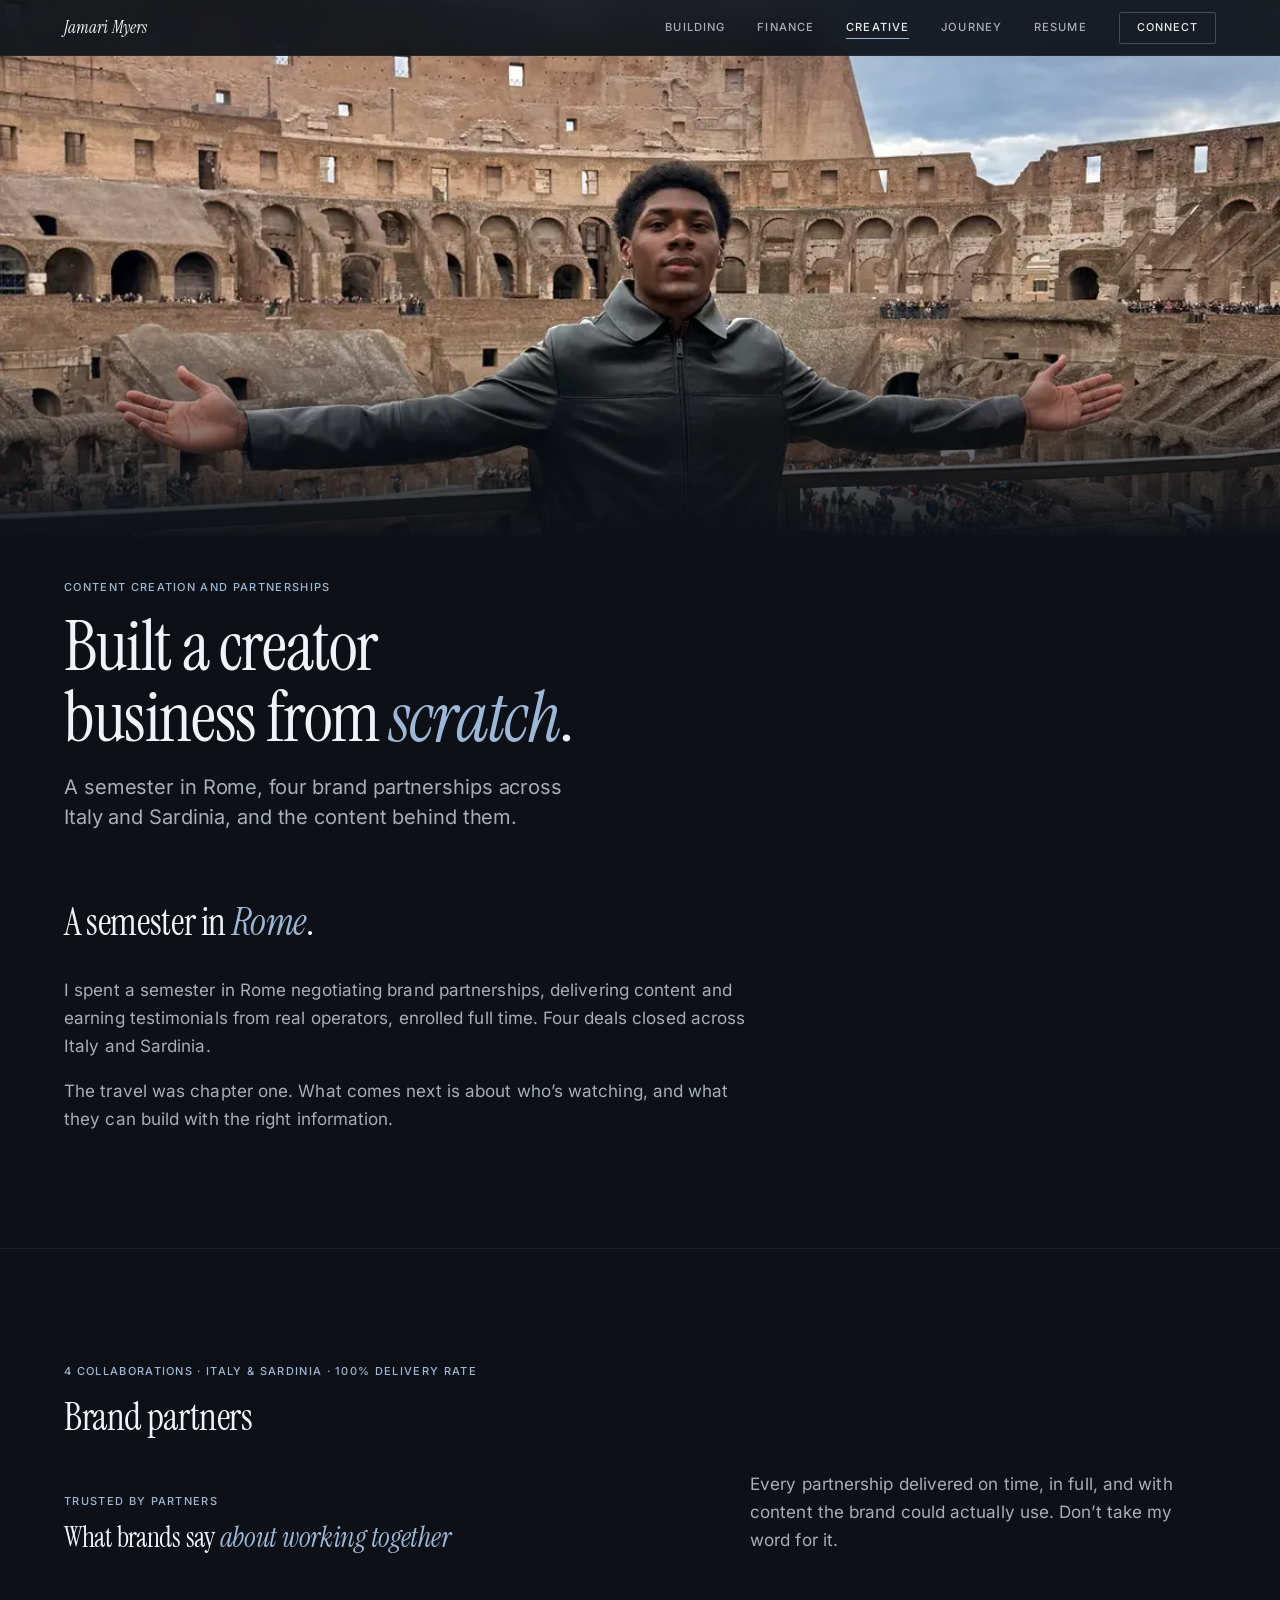
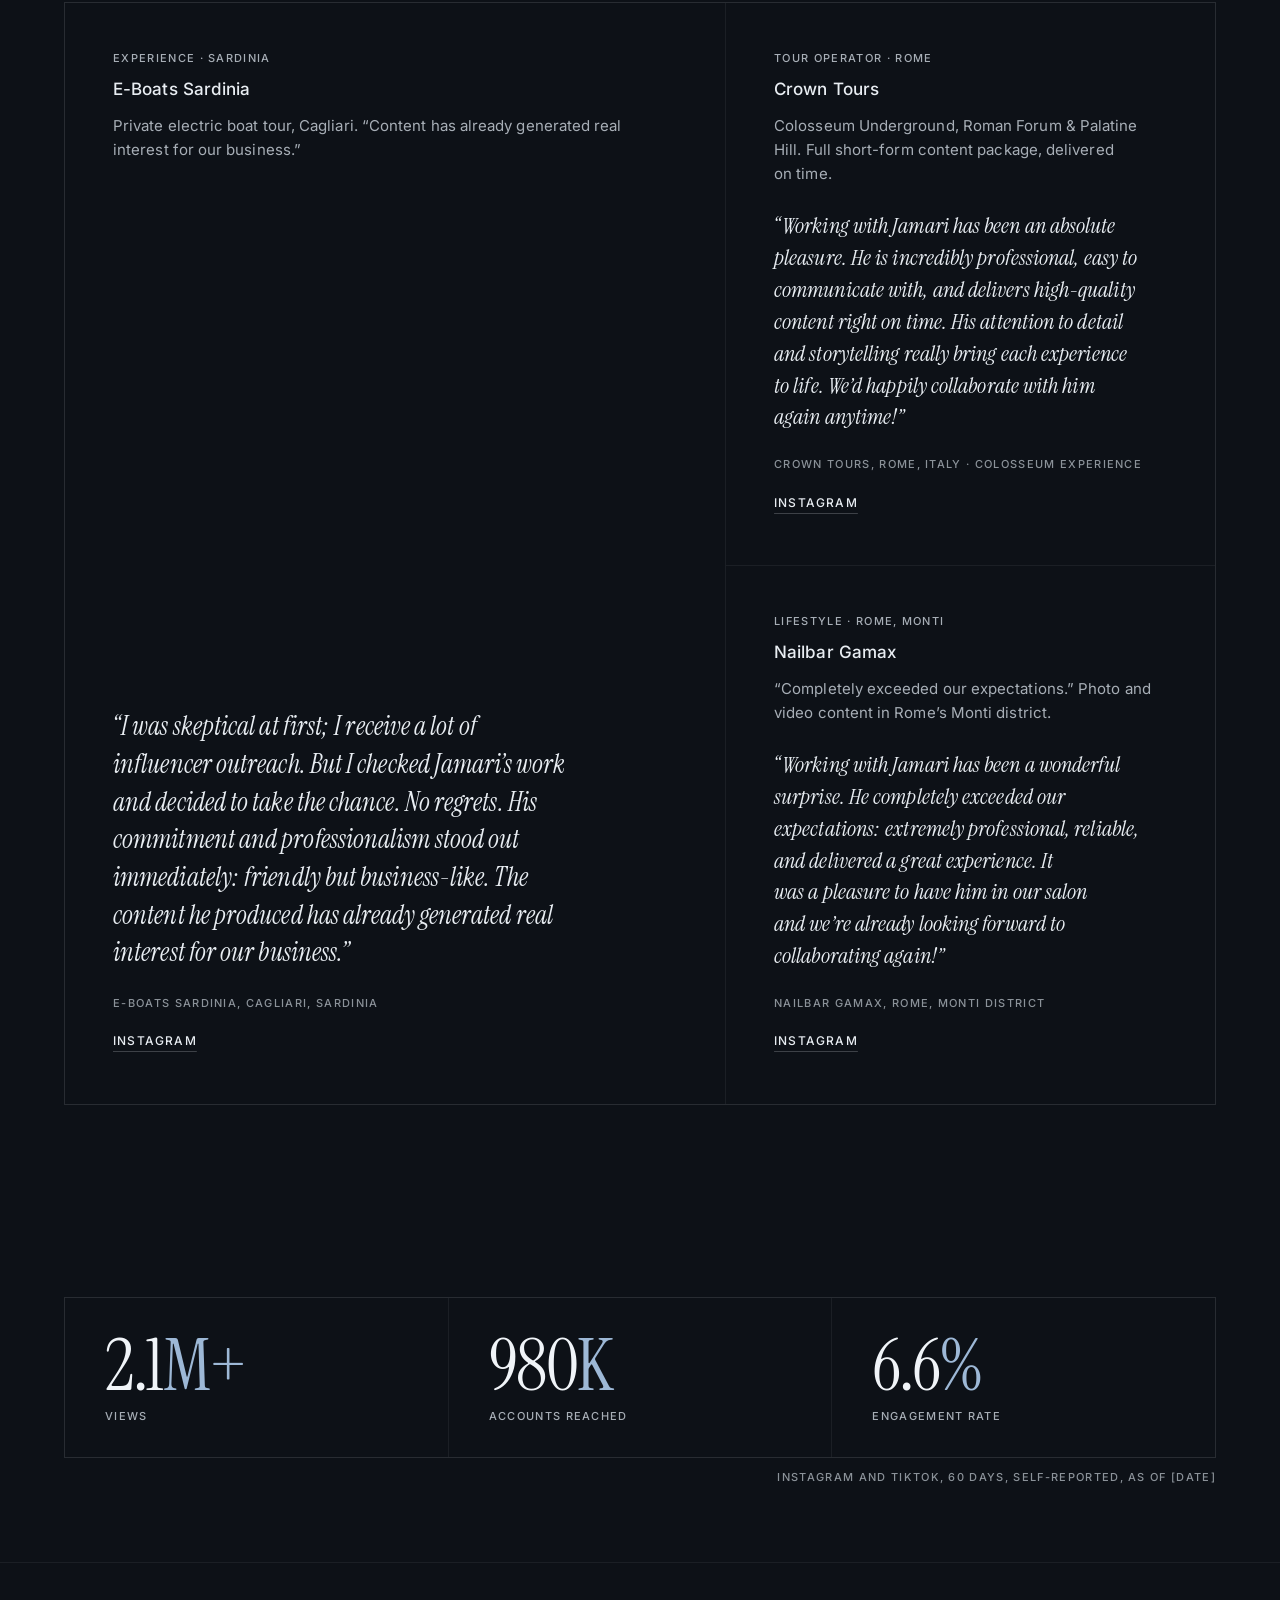
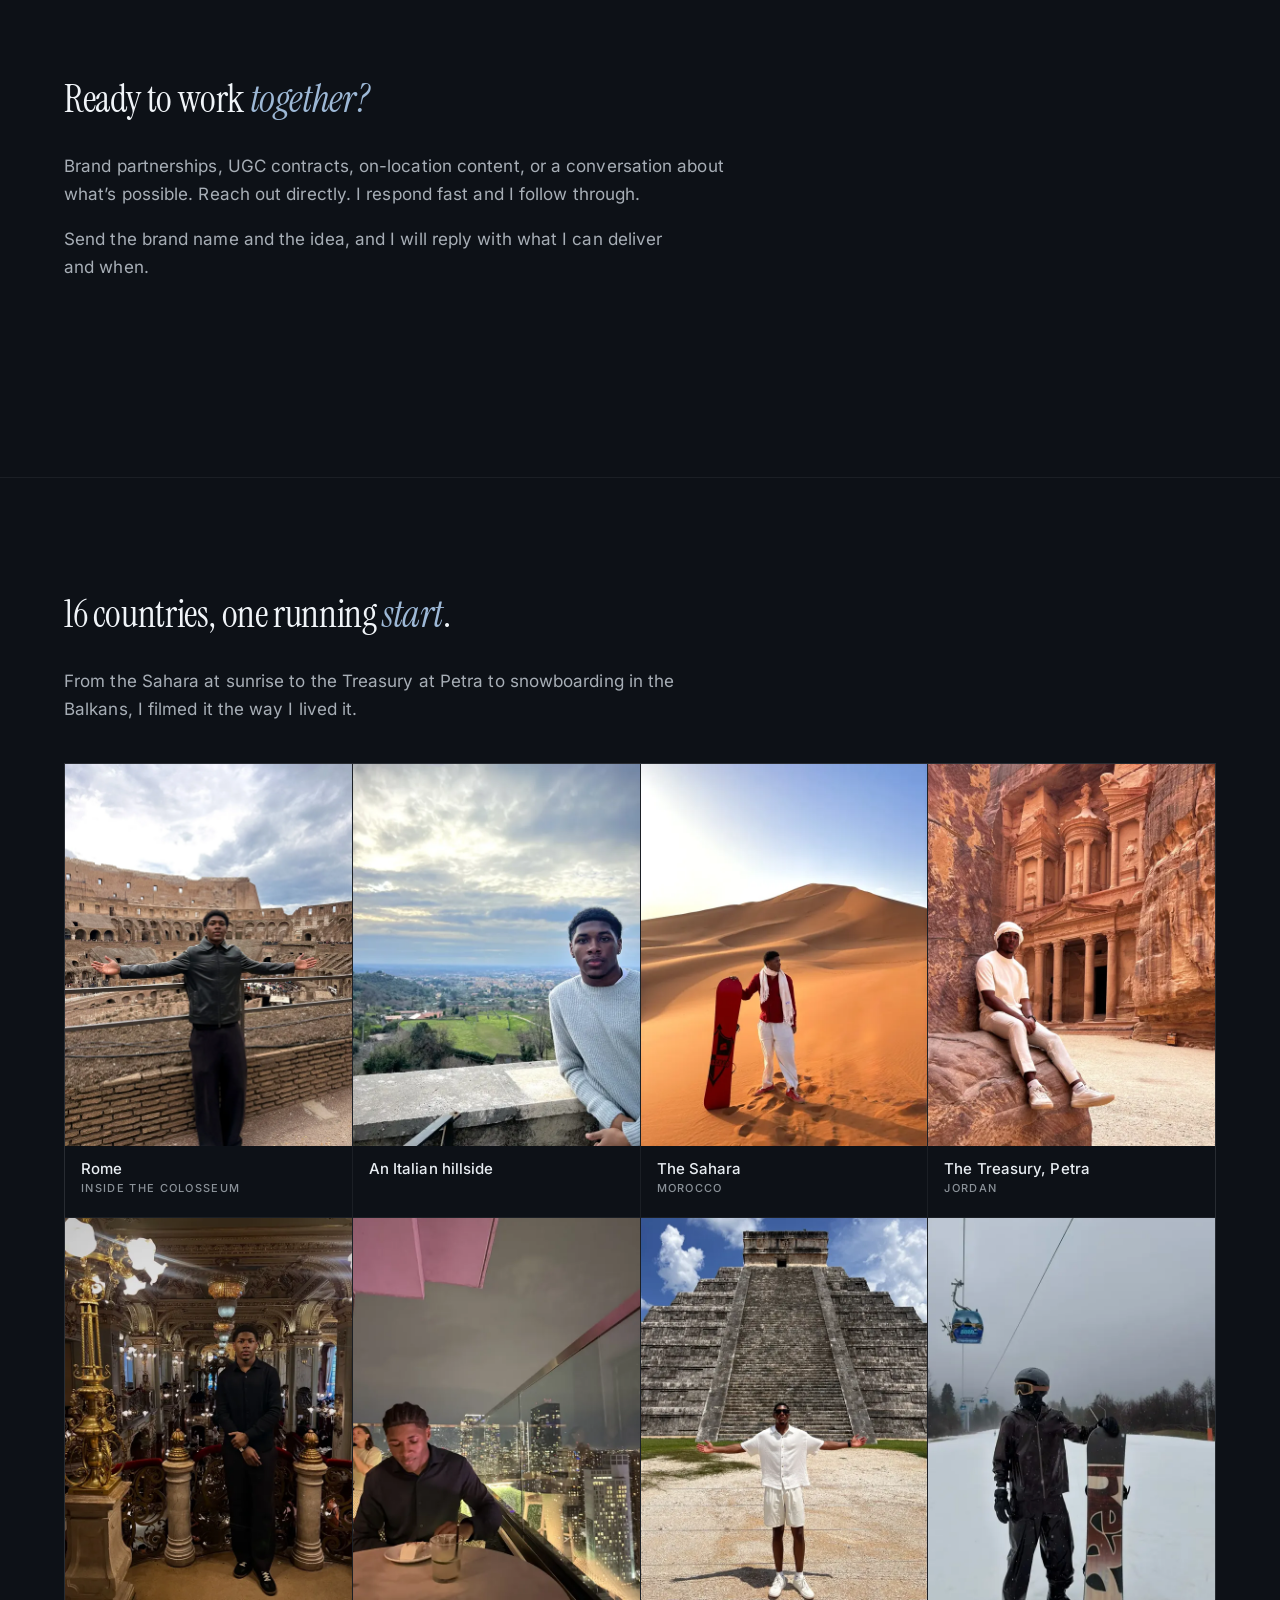
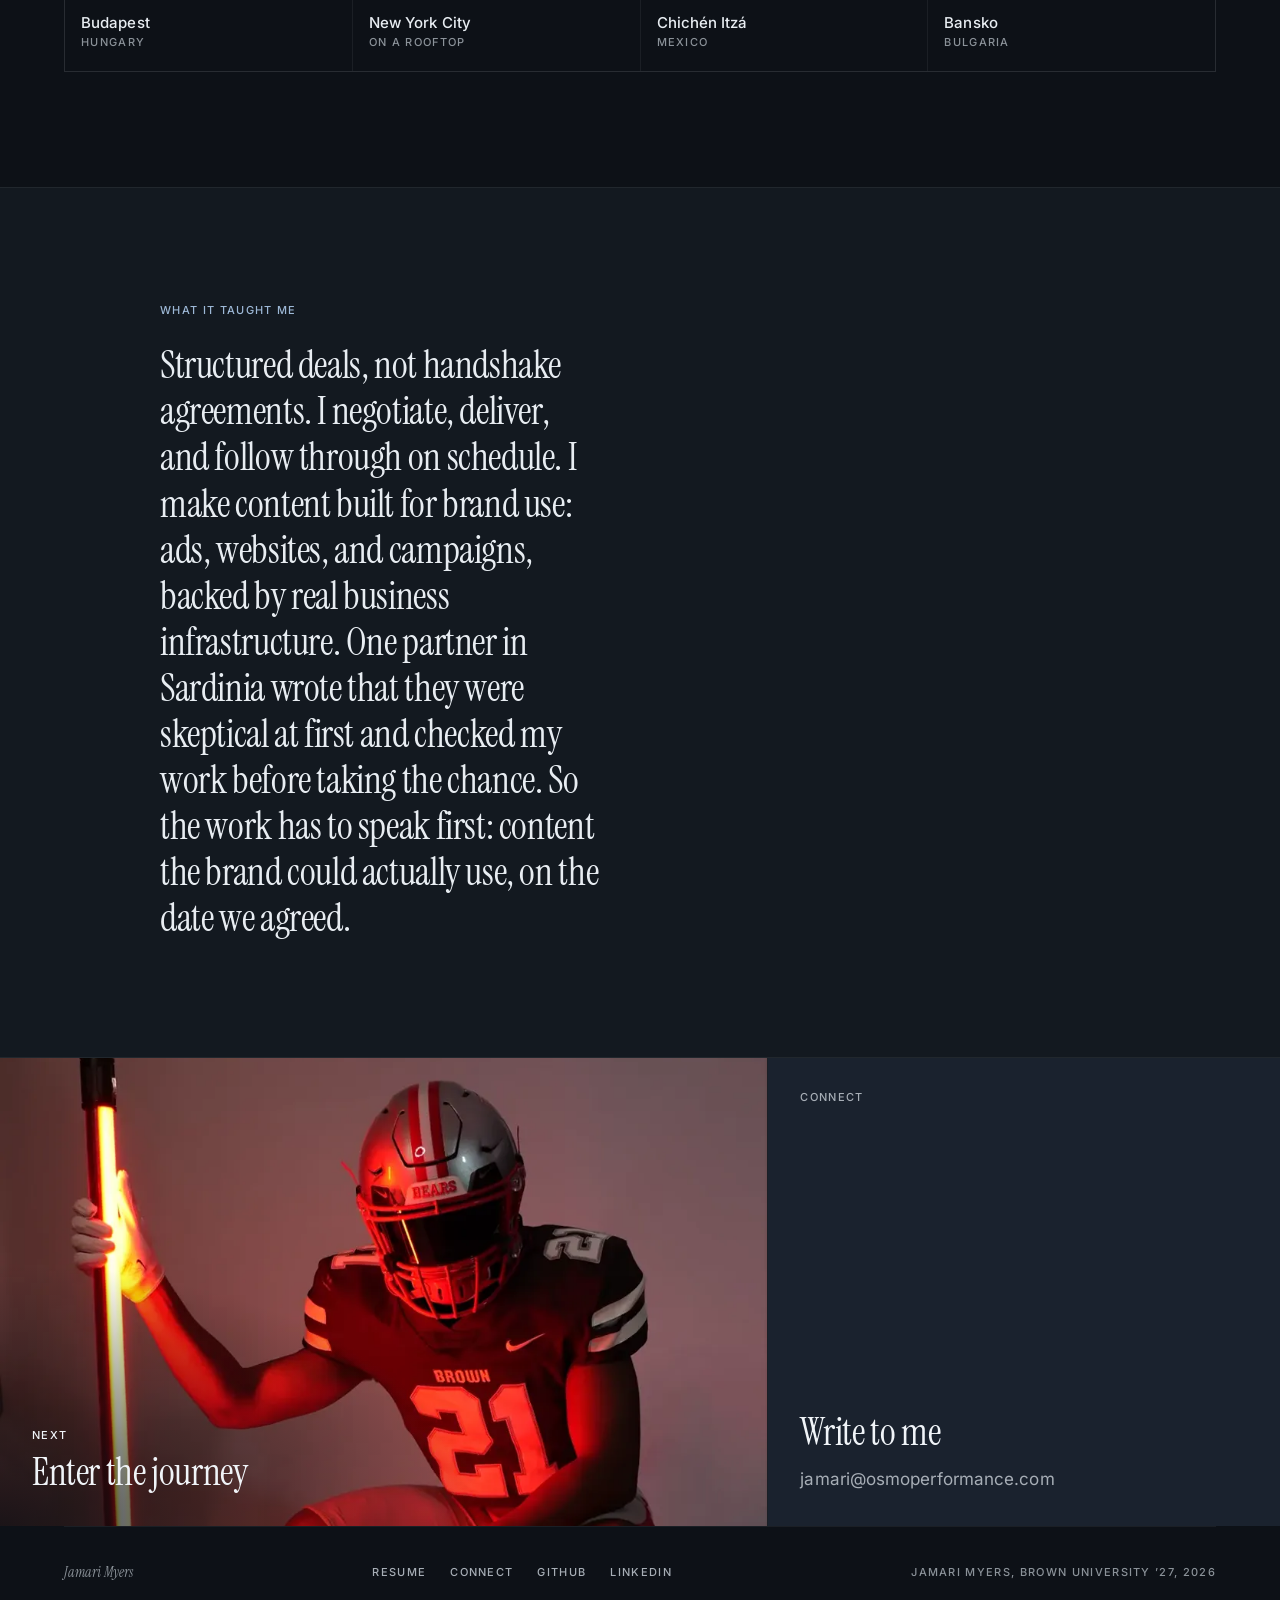
<file: site/creative.html>
<!doctype html>
<html lang="en">
<head>
<meta charset="utf-8">
<meta name="viewport" content="width=device-width, initial-scale=1, viewport-fit=cover">
<title>Content and partnerships, Jamari Myers</title>
<meta name="description" content="Four brand partnerships from a semester in Rome, testimonials from Crown Tours, Nailbar Gamax and E-Boats Sardinia, and travel photos by Jamari Myers.">
<link rel="canonical" href="https://jamarimyers.com/creative.html">
<meta property="og:type" content="website">
<meta property="og:site_name" content="Jamari Myers">
<meta property="og:title" content="Content and partnerships, Jamari Myers">
<meta property="og:description" content="Four brand partnerships from a semester in Rome, testimonials from Crown Tours, Nailbar Gamax and E-Boats Sardinia, and travel photos by Jamari Myers.">
<meta property="og:url" content="https://jamarimyers.com/creative.html">
<meta property="og:image" content="https://jamarimyers.com/assets/og.jpg">
<meta property="og:image:width" content="1200">
<meta property="og:image:height" content="630">
<meta property="og:image:alt" content="Jamari Myers">
<meta name="twitter:card" content="summary_large_image">
<meta name="theme-color" content="#0d1117">
<link rel="icon" href="data:image/svg+xml,<svg xmlns='http://www.w3.org/2000/svg' viewBox='0 0 32 32'><path d='M0 0H32L0 32Z' fill='%230d1117'/><path d='M32 0V32H0Z' fill='%239db8d6'/></svg>">
<link rel="preload" href="assets/fonts/instrument-serif-latin-400-normal.woff2" as="font" type="font/woff2" crossorigin>
<link rel="preload" href="assets/fonts/instrument-serif-latin-400-italic.woff2" as="font" type="font/woff2" crossorigin>
<link rel="preload" href="assets/fonts/inter-latin-wght-normal.woff2" as="font" type="font/woff2" crossorigin>
<link rel="stylesheet" href="scrollcraft.css">
<link rel="stylesheet" href="site.css">
<link rel="stylesheet" href="creative.css">
<script src="doors.js"></script>
<script src="scrollcraft.js" defer></script>
<script src="nav.js" defer></script>
<noscript><style>[data-sc-cue],[data-sc-in],[data-sc-stagger]>*{opacity:1!important;transform:none!important}[data-sc-stage]{position:relative;min-height:100svh}</style></noscript>
</head>
<body>
<a class="skip" href="#main">Skip to content</a>

<header class="nav is-solid" data-nav-solid>
  <a class="nav__mark" href="index.html">Jamari Myers</a>
  <div class="nav__right">
    <nav class="nav__links" aria-label="Primary">
      <a href="osmo.html">Building</a>
      <a href="finance.html">Finance</a>
      <a href="creative.html" aria-current="page">Creative</a>
      <a href="journey.html">Journey</a>
      <a href="resume.html">Resume</a>
    </nav>
    <a class="nav__cta" href="connect.html">Connect</a>
    <details class="menu">
      <summary aria-label="Open the menu"><span class="menu__bars" aria-hidden="true"></span></summary>
      <div class="menu__panel">
        <nav aria-label="Menu">
          <ul class="menu__list">
            <li><a href="osmo.html">Building</a></li>
            <li><a href="finance.html">Finance</a></li>
            <li><a href="creative.html" aria-current="page">Creative</a></li>
            <li><a href="journey.html">Journey</a></li>
            <li><a href="resume.html">Resume</a></li>
            <li><a href="connect.html">Connect</a></li>
          </ul>
        </nav>
        <a class="menu__email t-body" href="mailto:jamari@osmoperformance.com">jamari@osmoperformance.com</a>
      </div>
    </details>
  </div>
</header>

<main id="main">

  <!-- Pillar header: the Colosseum, the same photo and crop as the home door -->
  <header class="pillar-head" data-pillar="creative">
    <div class="pillar-head__band">
      <img class="pillar-head__img" src="assets/photos/rome-1000.webp"
           srcset="assets/photos/rome-600.webp 600w, assets/photos/rome-1000.webp 1000w, assets/photos/rome-1152.webp 1152w"
           sizes="100vw" width="1000" height="1334" alt="Jamari Myers with his arms spread wide inside the Colosseum in Rome, under a cloudy sky." fetchpriority="high" decoding="async">
    </div>
    <div class="pillar-head__copy wrap">
      <p class="t-label">Content creation and partnerships</p>
      <h1 class="t-chapter">Built a creator business from <em>scratch</em>.</h1>
      <p class="t-lede">A semester in Rome, four brand partnerships across Italy and Sardinia, and the content behind them.</p>
    </div>
  </header>

  <!-- 1. Rome and the four partnerships -->
  <section class="section section--first" aria-labelledby="rome">
    <div class="wrap">
      <div class="section__head" data-sc-in><h2 class="t-section" id="rome">A semester in <em>Rome</em>.</h2></div>
      <div class="prose t-body" data-sc-in>
        <p>I spent a semester in Rome negotiating brand partnerships, delivering content and earning testimonials from real operators, enrolled full time. Four deals closed across Italy and Sardinia.</p>
        <p>The travel was chapter one. What comes next is about who’s watching, and what they can build with the right information.</p>
      </div>
    </div>
  </section>

  <!-- 2. Brand partners and testimonials: E-Boats Sardinia is the feature card -->
  <section class="section" aria-labelledby="partners">
    <div class="wrap">
      <div class="section__head" data-sc-in>
        <p class="t-label">4 collaborations · Italy &amp; Sardinia · 100% delivery rate</p>
        <h2 class="t-section" id="partners">Brand partners</h2>
      </div>
      <div class="cr-intro" data-sc-in>
        <div class="cr-intro__head">
          <p class="t-label">Trusted by partners</p>
          <h3 class="cr-intro__title">What brands say <em>about working together</em></h3>
        </div>
        <p class="t-body">Every partnership delivered on time, in full, and with content the brand could actually use. Don’t take my word for it.</p>
      </div>
      <div class="partners" data-sc-spotlight data-sc-in data-sc-stagger="60">
        <article class="partner partner--feature">
          <p class="partner__type t-label">Experience · Sardinia</p>
          <h3>E-Boats Sardinia</h3>
          <p class="partner__desc t-body">Private electric boat tour, Cagliari. “Content has already generated real interest for our business.”</p>
          <blockquote><p>“I was skeptical at first; I receive a lot of influencer outreach. But I checked Jamari’s work and decided to take the chance. No regrets. His commitment and professionalism stood out immediately: friendly but business-like. The content he produced has already generated real interest for our business.”</p></blockquote>
          <p class="partner__cite t-label">E-Boats Sardinia, Cagliari, Sardinia</p>
          <a class="tlink" href="https://instagram.com/e_boats_sardinia" aria-label="E-Boats Sardinia on Instagram">Instagram</a>
        </article>
        <article class="partner">
          <p class="partner__type t-label">Tour Operator · Rome</p>
          <h3>Crown Tours</h3>
          <p class="partner__desc t-body">Colosseum Underground, Roman Forum &amp; Palatine Hill. Full short-form content package, delivered on time.</p>
          <blockquote><p>“Working with Jamari has been an absolute pleasure. He is incredibly professional, easy to communicate with, and delivers high-quality content right on time. His attention to detail and storytelling really bring each experience to life. We’d happily collaborate with him again anytime!”</p></blockquote>
          <p class="partner__cite t-label">Crown Tours, Rome, Italy · Colosseum Experience</p>
          <a class="tlink" href="https://instagram.com/crowntourscom" aria-label="Crown Tours on Instagram">Instagram</a>
        </article>
        <article class="partner">
          <p class="partner__type t-label">Lifestyle · Rome, Monti</p>
          <h3>Nailbar Gamax</h3>
          <p class="partner__desc t-body">“Completely exceeded our expectations.” Photo and video content in Rome’s Monti district.</p>
          <blockquote><p>“Working with Jamari has been a wonderful surprise. He completely exceeded our expectations: extremely professional, reliable, and delivered a great experience. It was a pleasure to have him in our salon and we’re already looking forward to collaborating again!”</p></blockquote>
          <p class="partner__cite t-label">Nailbar Gamax, Rome, Monti District</p>
          <a class="tlink" href="https://instagram.com/nailbar_gamax" aria-label="Nailbar Gamax on Instagram">Instagram</a>
        </article>
      </div>
    </div>
  </section>

  <!-- 3. Creator stats row: copied from index.html as is, same figures and date -->
  <section class="stats" aria-labelledby="stats-title">
    <div class="wrap">
      <h2 class="vh" id="stats-title">Creator stats</h2>
      <ul class="stats__grid" data-sc-in data-sc-stagger="60">
        <li class="stats__cell">
          <p class="t-figure"><span class="count" data-final="2.1" aria-hidden="true"><span data-sc-count="0 2.1" data-sc-count-ms="1200">2.1</span></span><span class="unit" aria-hidden="true">M+</span><span class="vh">2.1M+</span></p>
          <p class="t-label">views</p>
        </li>
        <li class="stats__cell">
          <p class="t-figure"><span class="count" data-final="980" aria-hidden="true"><span data-sc-count="0 980" data-sc-count-ms="1200">980</span></span><span class="unit" aria-hidden="true">K</span><span class="vh">980K</span></p>
          <p class="t-label">accounts reached</p>
        </li>
        <li class="stats__cell">
          <p class="t-figure"><span class="count" data-final="6.6" aria-hidden="true"><span data-sc-count="0 6.6" data-sc-count-ms="1200">6.6</span></span><span class="unit" aria-hidden="true">%</span><span class="vh">6.6%</span></p>
          <p class="t-label">engagement rate</p>
        </li>
      </ul>
      <p class="stats__asof t-label">Instagram and TikTok, 60 days, self-reported, as of [DATE]</p>
    </div>
  </section>

  <!-- 4. Work together: one inquiry path, no price list -->
  <section class="section" aria-labelledby="together">
    <div class="wrap">
      <div class="section__head" data-sc-in><h2 class="t-section" id="together">Ready to work <em>together?</em></h2></div>
      <div class="prose t-body" data-sc-in>
        <p>Brand partnerships, UGC contracts, on-location content, or a conversation about what’s possible. Reach out directly. I respond fast and I follow through.</p>
        <p>Send the brand name and the idea, and I will reply with what I can deliver and when.</p>
      </div>
      <p class="cr-cta" data-sc-in><a class="btn btn--primary" href="mailto:jamari@osmoperformance.com?subject=Creative%20partnership">Email Jamari</a></p>
    </div>
  </section>

  <!-- 5. Travel gallery of eight -->
  <section class="section" aria-labelledby="travel">
    <div class="wrap">
      <div class="section__head" data-sc-in><h2 class="t-section" id="travel">16 countries, one running <em>start</em>.</h2></div>
      <div class="prose t-body cr-lead" data-sc-in>
        <p>From the Sahara at sunrise to the Treasury at Petra to snowboarding in the Balkans, I filmed it the way I lived it.</p>
      </div>
      <ul class="gallery" data-sc-in data-sc-stagger="60">
        <li><figure class="gallery__item">
          <div class="gallery__media"><img src="assets/photos/rome-600.webp" srcset="assets/photos/rome-600.webp 600w, assets/photos/rome-1000.webp 1000w, assets/photos/rome-1152.webp 1152w" sizes="(min-width: 860px) 25vw, 50vw" width="600" height="800" alt="Jamari Myers with his arms spread wide inside the Colosseum in Rome, under a cloudy sky." loading="lazy" decoding="async"></div>
          <figcaption><span class="gallery__place">Rome<span class="vh">,</span></span><span class="gallery__country t-label">inside the Colosseum</span></figcaption>
        </figure></li>
        <li><figure class="gallery__item">
          <div class="gallery__media"><img src="assets/photos/hillside-600.webp" srcset="assets/photos/hillside-600.webp 600w, assets/photos/hillside-1000.webp 1000w, assets/photos/hillside-1152.webp 1152w" sizes="(min-width: 860px) 25vw, 50vw" width="600" height="800" alt="Jamari Myers in a grey sweater leaning on a stone wall above green Italian hills and a town below." loading="lazy" decoding="async"></div>
          <figcaption><span class="gallery__place">An Italian hillside</span></figcaption>
        </figure></li>
        <li><figure class="gallery__item">
          <div class="gallery__media"><img src="assets/photos/sahara-board-600.webp" srcset="assets/photos/sahara-board-600.webp 600w, assets/photos/sahara-board-1000.webp 1000w, assets/photos/sahara-board-1152.webp 1152w" sizes="(min-width: 860px) 25vw, 50vw" width="600" height="800" alt="Jamari Myers in a red sweater and white scarf standing on an orange dune, holding a red sandboard." loading="lazy" decoding="async"></div>
          <figcaption><span class="gallery__place">The Sahara<span class="vh">,</span></span><span class="gallery__country t-label">Morocco</span></figcaption>
        </figure></li>
        <li><figure class="gallery__item">
          <div class="gallery__media"><img src="assets/photos/petra-600.webp" srcset="assets/photos/petra-600.webp 600w, assets/photos/petra-1000.webp 1000w, assets/photos/petra-1200.webp 1200w" sizes="(min-width: 860px) 25vw, 50vw" width="600" height="800" alt="Jamari Myers dressed in white, seated on a sandstone rock in front of the carved Treasury facade at Petra." loading="lazy" decoding="async"></div>
          <figcaption><span class="gallery__place">The Treasury, Petra<span class="vh">,</span></span><span class="gallery__country t-label">Jordan</span></figcaption>
        </figure></li>
        <li><figure class="gallery__item">
          <div class="gallery__media"><img src="assets/photos/budapest-600.webp" srcset="assets/photos/budapest-600.webp 600w, assets/photos/budapest-1000.webp 1000w, assets/photos/budapest-1152.webp 1152w" sizes="(min-width: 860px) 25vw, 50vw" width="600" height="800" alt="Jamari Myers in black standing at a gilded balcony rail inside an ornate Budapest interior with chandeliers." loading="lazy" decoding="async"></div>
          <figcaption><span class="gallery__place">Budapest<span class="vh">,</span></span><span class="gallery__country t-label">Hungary</span></figcaption>
        </figure></li>
        <li><figure class="gallery__item">
          <div class="gallery__media"><img src="assets/photos/nyc-600.webp" srcset="assets/photos/nyc-600.webp 600w, assets/photos/nyc-1000.webp 1000w, assets/photos/nyc-1152.webp 1152w" sizes="(min-width: 860px) 25vw, 50vw" width="600" height="800" alt="Jamari Myers at a table on a New York City rooftop at night, the skyline lit behind glass." loading="lazy" decoding="async"></div>
          <figcaption><span class="gallery__place">New York City<span class="vh">,</span></span><span class="gallery__country t-label">on a rooftop</span></figcaption>
        </figure></li>
        <li><figure class="gallery__item">
          <div class="gallery__media"><img src="assets/photos/chichen-itza-600.webp" srcset="assets/photos/chichen-itza-600.webp 600w, assets/photos/chichen-itza-1000.webp 1000w, assets/photos/chichen-itza-1200.webp 1200w" sizes="(min-width: 860px) 25vw, 50vw" width="600" height="800" alt="Jamari Myers in white with his arms open in front of the stepped pyramid at Chichén Itzá." loading="lazy" decoding="async"></div>
          <figcaption><span class="gallery__place">Chichén Itzá<span class="vh">,</span></span><span class="gallery__country t-label">Mexico</span></figcaption>
        </figure></li>
        <li><figure class="gallery__item">
          <div class="gallery__media"><img class="pos-bansko" src="assets/photos/snowboard-600.webp" srcset="assets/photos/snowboard-600.webp 600w, assets/photos/snowboard-1000.webp 1000w, assets/photos/snowboard-1012.webp 1012w" sizes="(min-width: 860px) 25vw, 50vw" width="600" height="1068" alt="Jamari Myers in a helmet, goggles and dark snow gear holding a snowboard on a slope under a gondola line." loading="lazy" decoding="async"></div>
          <figcaption><span class="gallery__place">Bansko<span class="vh">,</span></span><span class="gallery__country t-label">Bulgaria</span></figcaption>
        </figure></li>
      </ul>
    </div>
  </section>

  <!-- 6. What it taught me -->
  <section class="taught" aria-labelledby="taught">
    <div class="wrap"><div class="taught__inner" data-sc-in>
      <h2 class="t-label" id="taught">What it taught me</h2>
      <blockquote><p>Structured deals, not handshake agreements. I negotiate, deliver, and follow through on schedule. I make content built for brand use: ads, websites, and campaigns, backed by real business infrastructure. One partner in Sardinia wrote that they were skeptical at first and checked my work before taking the chance. So the work has to speak first: content the brand could actually use, on the date we agreed.</p></blockquote>
    </div></div>
  </section>

  <!-- 7. Next-door row: the journey door morphs into its header -->
  <section aria-labelledby="next-title">
    <h2 class="vh" id="next-title">Keep going</h2>
    <div class="next">
      <a class="next__door" href="journey.html" data-door="journey">
        <img class="door__img" src="assets/photos/field-red-lit-1000.webp" srcset="assets/photos/field-red-lit-600.webp 600w, assets/photos/field-red-lit-1000.webp 1000w, assets/photos/field-red-lit-1026.webp 1026w" sizes="(min-width: 860px) 60vw, 100vw" width="1000" height="1498" alt="" loading="lazy" decoding="async">
        <span class="next__scrim" aria-hidden="true"></span>
        <span class="next__copy"><span class="t-label">Next</span><span class="t-section">Enter the journey</span></span>
      </a>
      <a class="next__connect" href="connect.html">
        <span class="t-label">Connect</span>
        <span><span class="t-section">Write to me</span><span class="next__email t-body">jamari@osmoperformance.com</span></span>
      </a>
    </div>
  </section>

</main>

<footer class="site-footer">
  <div class="footer">
    <a class="footer__mark" href="index.html">Jamari Myers</a>
    <nav aria-label="Footer">
      <ul class="footer__links t-label">
        <li><a href="resume.html">Resume</a></li>
        <li><a href="connect.html">Connect</a></li>
        <li><a href="https://github.com/jamarimyers">GitHub</a></li>
        <li><a href="https://www.linkedin.com/in/jamari-myers/">LinkedIn</a></li>
      </ul>
    </nav>
    <p class="footer__line t-label">Jamari Myers, Brown University ’27, 2026</p>
  </div>
</footer>

<script>addEventListener('DOMContentLoaded',function(){if(window.ScrollCraft)ScrollCraft.mount(document.body);});</script>
</body>
</html>
</file>
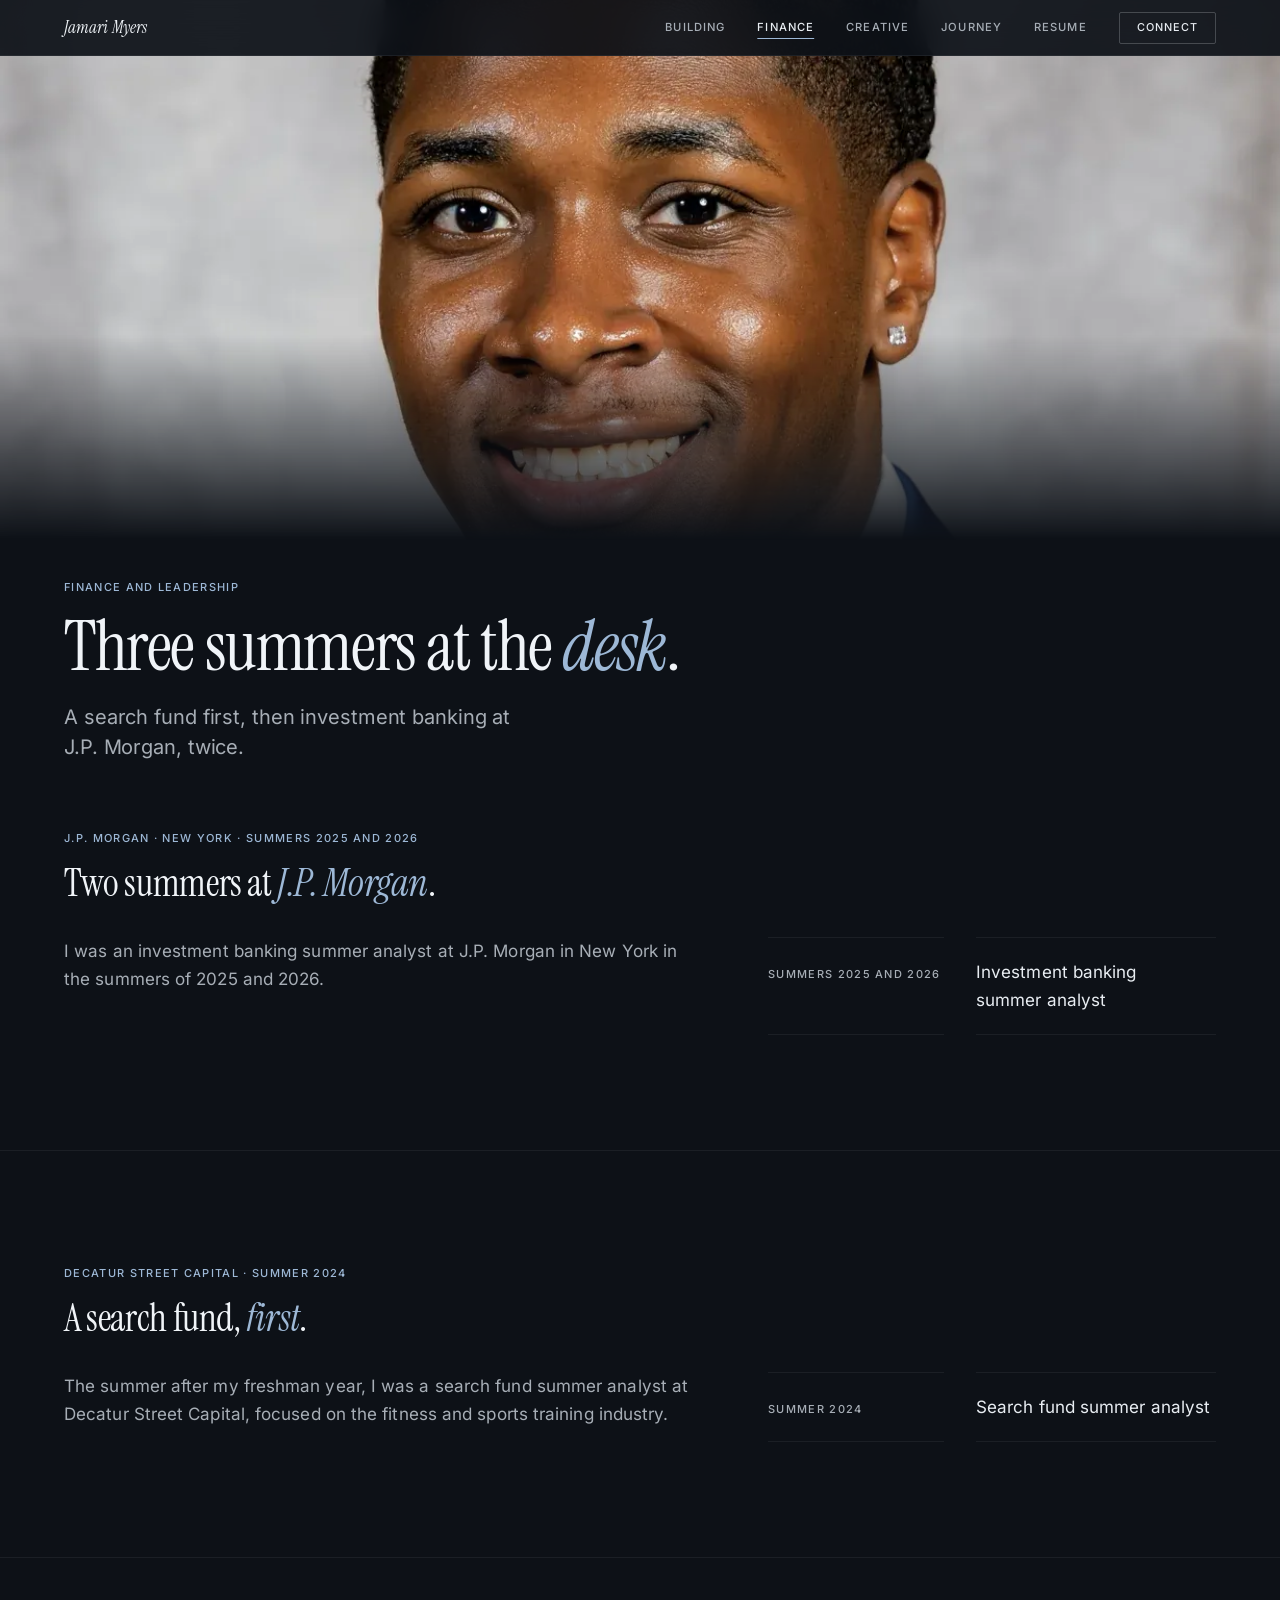
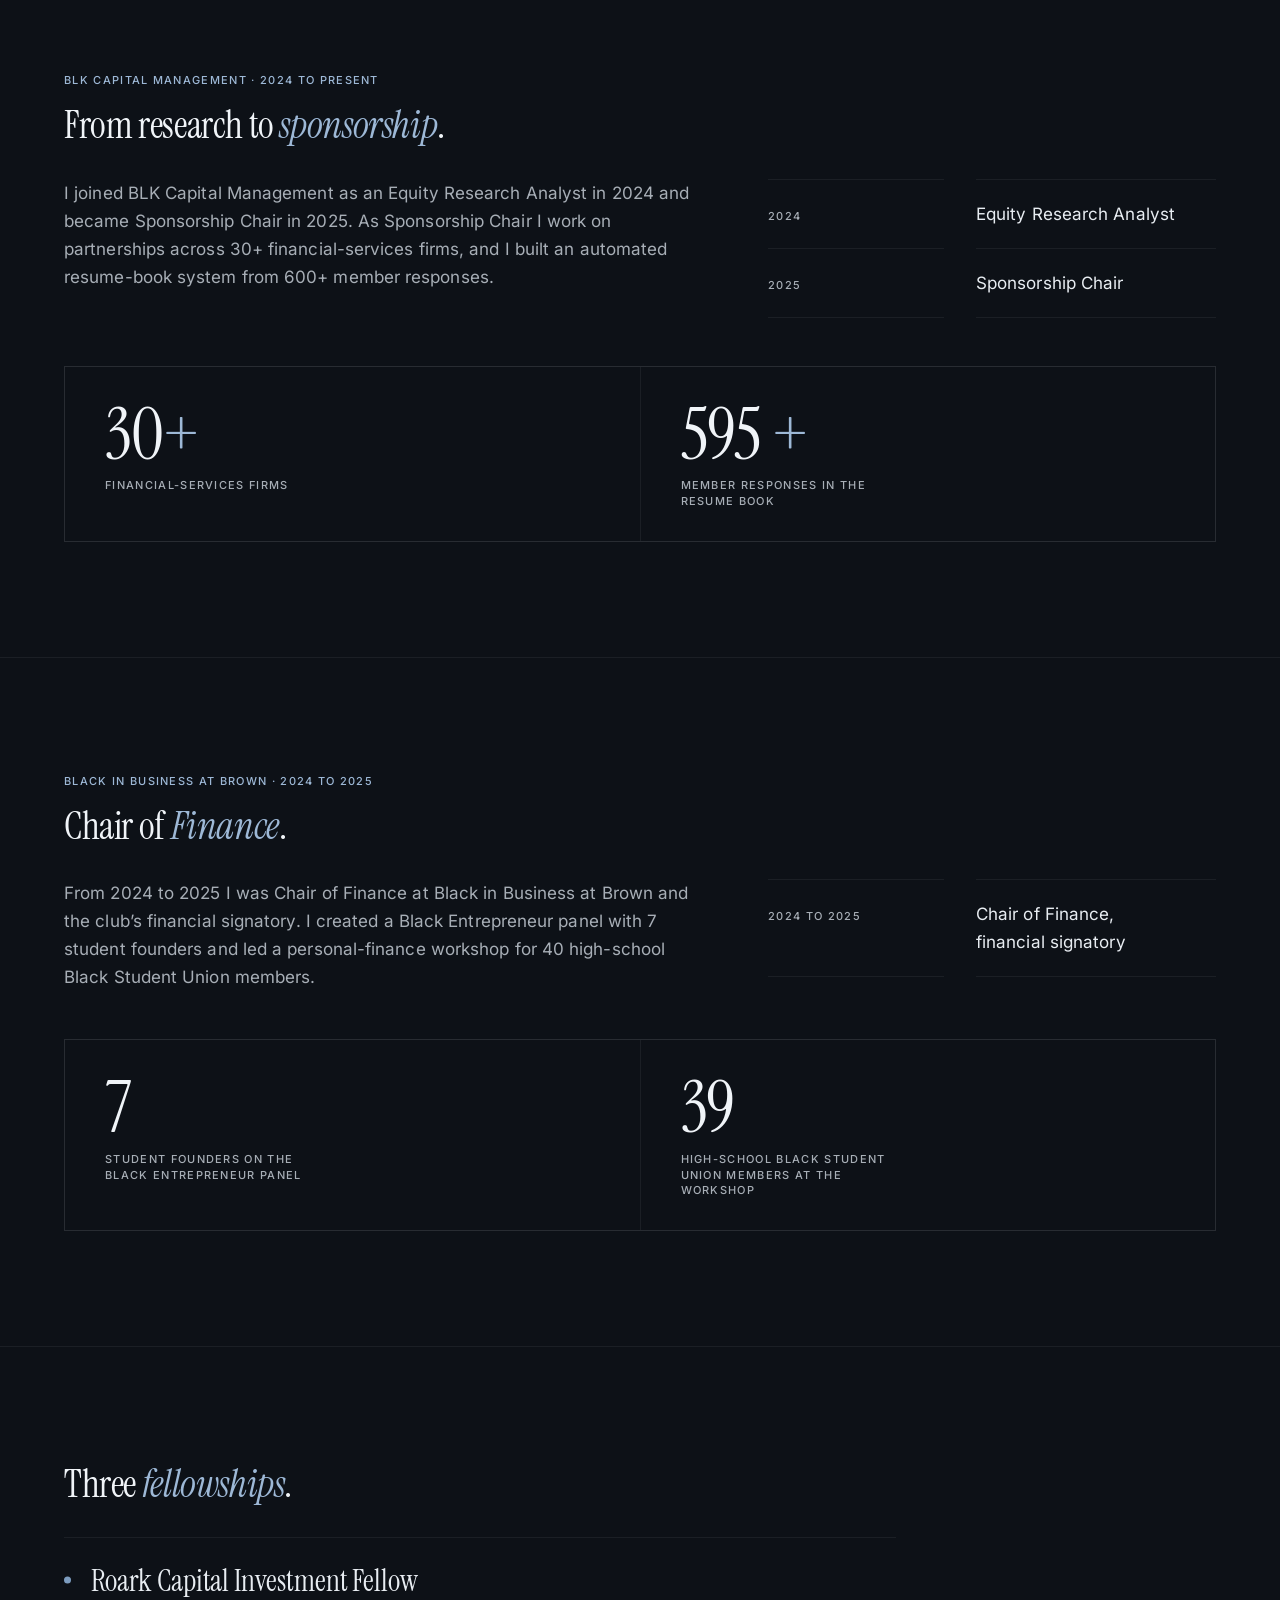
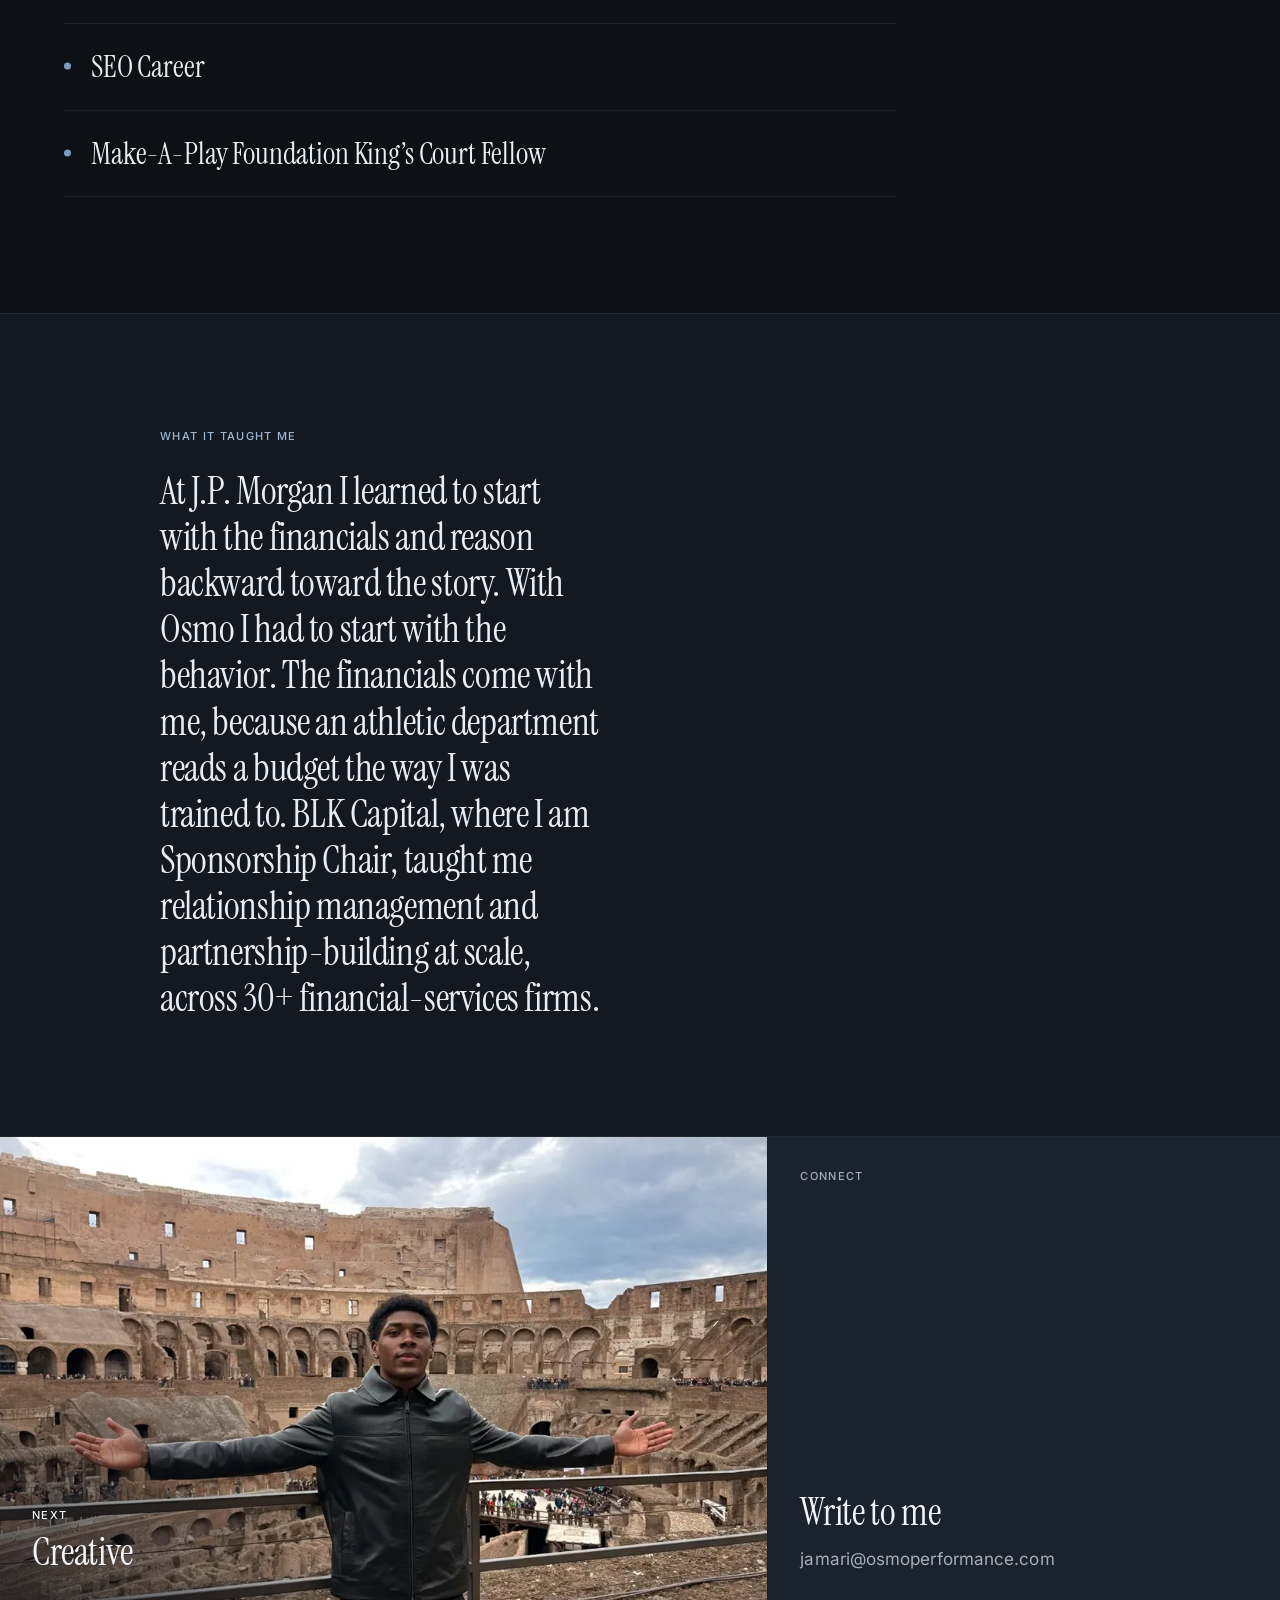
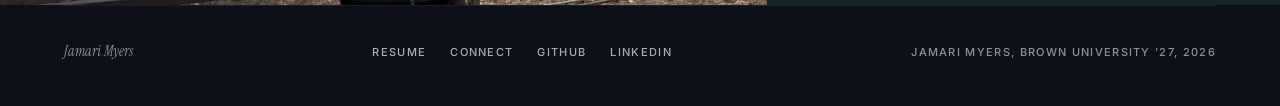
<file: site/finance.html>
<!doctype html>
<html lang="en">
<head>
<meta charset="utf-8">
<meta name="viewport" content="width=device-width, initial-scale=1, viewport-fit=cover">
<title>Finance and leadership, Jamari Myers</title>
<meta name="description" content="Jamari Myers on finance and leadership: J.P. Morgan summers 2025 and 2026, Decatur Street Capital, BLK Capital Management and Black in Business at Brown.">
<link rel="canonical" href="https://jamarimyers.com/finance.html">
<meta property="og:type" content="website">
<meta property="og:site_name" content="Jamari Myers">
<meta property="og:title" content="Finance and leadership, Jamari Myers">
<meta property="og:description" content="Jamari Myers on finance and leadership: J.P. Morgan summers 2025 and 2026, Decatur Street Capital, BLK Capital Management and Black in Business at Brown.">
<meta property="og:url" content="https://jamarimyers.com/finance.html">
<meta property="og:image" content="https://jamarimyers.com/assets/og.jpg">
<meta property="og:image:width" content="1200">
<meta property="og:image:height" content="630">
<meta property="og:image:alt" content="Jamari Myers">
<meta name="twitter:card" content="summary_large_image">
<meta name="theme-color" content="#0d1117">
<link rel="icon" href="data:image/svg+xml,<svg xmlns='http://www.w3.org/2000/svg' viewBox='0 0 32 32'><path d='M0 0H32L0 32Z' fill='%230d1117'/><path d='M32 0V32H0Z' fill='%239db8d6'/></svg>">
<link rel="preload" href="assets/fonts/instrument-serif-latin-400-normal.woff2" as="font" type="font/woff2" crossorigin>
<link rel="preload" href="assets/fonts/instrument-serif-latin-400-italic.woff2" as="font" type="font/woff2" crossorigin>
<link rel="preload" href="assets/fonts/inter-latin-wght-normal.woff2" as="font" type="font/woff2" crossorigin>
<link rel="stylesheet" href="scrollcraft.css">
<link rel="stylesheet" href="site.css">
<link rel="stylesheet" href="finance.css">
<script src="doors.js"></script>
<script src="scrollcraft.js" defer></script>
<script src="nav.js" defer></script>
<noscript><style>[data-sc-cue],[data-sc-in],[data-sc-stagger]>*{opacity:1!important;transform:none!important}[data-sc-stage]{position:relative;min-height:100svh}</style></noscript>
</head>
<body>
<a class="skip" href="#main">Skip to content</a>

<header class="nav is-solid" data-nav-solid>
  <a class="nav__mark" href="index.html">Jamari Myers</a>
  <div class="nav__right">
    <nav class="nav__links" aria-label="Primary">
      <a href="osmo.html">Building</a>
      <a href="finance.html" aria-current="page">Finance</a>
      <a href="creative.html">Creative</a>
      <a href="journey.html">Journey</a>
      <a href="resume.html">Resume</a>
    </nav>
    <a class="nav__cta" href="connect.html">Connect</a>
    <details class="menu">
      <summary aria-label="Open the menu"><span class="menu__bars" aria-hidden="true"></span></summary>
      <div class="menu__panel">
        <nav aria-label="Menu">
          <ul class="menu__list">
            <li><a href="osmo.html">Building</a></li>
            <li><a href="finance.html" aria-current="page">Finance</a></li>
            <li><a href="creative.html">Creative</a></li>
            <li><a href="journey.html">Journey</a></li>
            <li><a href="resume.html">Resume</a></li>
            <li><a href="connect.html">Connect</a></li>
          </ul>
        </nav>
        <a class="menu__email t-body" href="mailto:jamari@osmoperformance.com">jamari@osmoperformance.com</a>
      </div>
    </details>
  </div>
</header>

<main id="main">

  <!-- Pillar header: the headshot carries door-finance from the home chapter 2 door -->
  <header class="pillar-head" data-pillar="finance">
    <div class="pillar-head__band">
      <img class="pillar-head__img" src="assets/photos/headshot-1000.webp"
           srcset="assets/photos/headshot-600.webp 600w, assets/photos/headshot-1000.webp 1000w, assets/photos/headshot-1229.webp 1229w"
           sizes="100vw" width="1000" height="1250" alt="Studio headshot of Jamari Myers in a blue suit, white shirt and light blue gingham tie." fetchpriority="high" decoding="async">
    </div>
    <div class="pillar-head__copy wrap">
      <p class="t-label">Finance and leadership</p>
      <h1 class="t-chapter">Three summers at the <em>desk</em>.</h1>
      <p class="t-lede">A search fund first, then investment banking at J.P.&nbsp;Morgan, twice.</p>
    </div>
  </header>

  <!-- J.P. Morgan: role, place and summers only -->
  <section class="section section--first" aria-labelledby="jpmorgan">
    <div class="wrap">
      <div class="section__head" data-sc-in>
        <p class="t-label">J.P. Morgan · New York · Summers 2025 and 2026</p>
        <h2 class="t-section" id="jpmorgan">Two summers at <em>J.P. Morgan</em>.</h2>
      </div>
      <div class="fin-split">
        <div class="prose t-body" data-sc-in>
          <p>I was an investment banking summer analyst at J.P. Morgan in New York in the summers of 2025 and 2026.</p>
        </div>
        <dl class="ledger" data-sc-in data-sc-stagger="60">
          <dt class="t-label">Summers 2025 and 2026</dt><dd class="t-body">Investment banking summer analyst</dd>
        </dl>
      </div>
    </div>
  </section>

  <!-- Decatur Street Capital -->
  <section class="section" aria-labelledby="decatur">
    <div class="wrap">
      <div class="section__head" data-sc-in>
        <p class="t-label">Decatur Street Capital · Summer 2024</p>
        <h2 class="t-section" id="decatur">A search fund, <em>first</em>.</h2>
      </div>
      <div class="fin-split">
        <div class="prose t-body" data-sc-in>
          <p>The summer after my freshman year, I was a search fund summer analyst at Decatur Street Capital, focused on the fitness and sports training industry.</p>
        </div>
        <dl class="ledger" data-sc-in data-sc-stagger="60">
          <dt class="t-label">Summer 2024</dt><dd class="t-body">Search fund summer analyst</dd>
        </dl>
      </div>
    </div>
  </section>

  <!-- BLK Capital Management: both roles, two counters -->
  <section class="section" aria-labelledby="blk">
    <div class="wrap">
      <div class="section__head" data-sc-in>
        <p class="t-label">BLK Capital Management · 2024 to present</p>
        <h2 class="t-section" id="blk">From research to <em>sponsorship</em>.</h2>
      </div>
      <div class="fin-split">
        <div class="prose t-body" data-sc-in>
          <p>I joined BLK Capital Management as an Equity Research Analyst in 2024 and became Sponsorship Chair in 2025. As Sponsorship Chair I work on partnerships across 30+ financial-services firms, and I built an automated resume-book system from 600+ member responses.</p>
        </div>
        <dl class="ledger" data-sc-in data-sc-stagger="60">
          <dt class="t-label">2024</dt><dd class="t-body">Equity Research Analyst</dd>
          <dt class="t-label">2025</dt><dd class="t-body">Sponsorship Chair</dd>
        </dl>
      </div>
      <ul class="figs" data-sc-in data-sc-stagger="60">
        <li class="figs__cell">
          <p class="t-figure"><span class="count" data-final="30" aria-hidden="true"><span data-sc-count="0 30" data-sc-count-ms="1200">30</span></span><span class="unit" aria-hidden="true">+</span><span class="vh">30+</span></p>
          <p class="t-label">financial-services firms</p>
        </li>
        <li class="figs__cell">
          <p class="t-figure"><span class="count" data-final="600" aria-hidden="true"><span data-sc-count="0 600" data-sc-count-ms="1200">600</span></span><span class="unit" aria-hidden="true">+</span><span class="vh">600+</span></p>
          <p class="t-label">member responses in the resume book</p>
        </li>
      </ul>
    </div>
  </section>

  <!-- Black in Business at Brown: the panel and the workshop -->
  <section class="section" aria-labelledby="bib">
    <div class="wrap">
      <div class="section__head" data-sc-in>
        <p class="t-label">Black in Business at Brown · 2024 to 2025</p>
        <h2 class="t-section" id="bib">Chair of <em>Finance</em>.</h2>
      </div>
      <div class="fin-split">
        <div class="prose t-body" data-sc-in>
          <p>From 2024 to 2025 I was Chair of Finance at Black in Business at Brown and the club’s financial signatory. I created a Black Entrepreneur panel with 7 student founders and led a personal-finance workshop for 40 high-school Black Student Union members.</p>
        </div>
        <dl class="ledger" data-sc-in data-sc-stagger="60">
          <dt class="t-label">2024 to 2025</dt><dd class="t-body">Chair of Finance, financial signatory</dd>
        </dl>
      </div>
      <ul class="figs" data-sc-in data-sc-stagger="60">
        <li class="figs__cell">
          <p class="t-figure"><span class="count" data-final="7" aria-hidden="true"><span data-sc-count="0 7" data-sc-count-ms="1200">7</span></span><span class="vh">7</span></p>
          <p class="t-label">student founders on the Black Entrepreneur panel</p>
        </li>
        <li class="figs__cell">
          <p class="t-figure"><span class="count" data-final="40" aria-hidden="true"><span data-sc-count="0 40" data-sc-count-ms="1200">40</span></span><span class="vh">40</span></p>
          <p class="t-label">high-school Black Student Union members at the workshop</p>
        </li>
      </ul>
      <!-- GATED: the playbook aside ships only after Jamari confirms the e-book is still planned.
           To turn it on, remove the hidden attribute. If the e-book is off, delete this aside. -->
      <aside class="fin-aside" aria-labelledby="playbook" hidden>
        <h3 class="t-section" id="playbook">The playbook I keep getting <em>asked for</em>.</h3>
        <p class="t-body">Breaking into finance, building a business as a student, and the money lessons no one teaches first. I get the DMs constantly, so I’m writing it down.</p>
        <a class="btn btn--ghost" href="mailto:jamari@osmoperformance.com?subject=Playbook%20list">Email Jamari</a>
      </aside>
    </div>
  </section>

  <!-- Fellowships: program URLs are unconfirmed, so the names ship as plain text -->
  <section class="section" aria-labelledby="fellowships">
    <div class="wrap">
      <div class="section__head" data-sc-in>
        <h2 class="t-section" id="fellowships">Three <em>fellowships</em>.</h2>
      </div>
      <ul class="roll" data-sc-in data-sc-stagger="60">
        <li>Roark Capital Investment Fellow</li>
        <li>SEO Career</li>
        <li>Make-A-Play Foundation King’s Court Fellow</li>
      </ul>
    </div>
  </section>

  <section class="taught" aria-labelledby="taught">
    <div class="wrap"><div class="taught__inner" data-sc-in>
      <h2 class="t-label" id="taught">What it taught me</h2>
      <blockquote><p>At J.P. Morgan I learned to start with the financials and reason backward toward the story. With Osmo I had to start with the behavior. The financials come with me, because an athletic department reads a budget the way I was trained to. BLK Capital, where I am Sponsorship Chair, taught me relationship management and partnership-building at scale, across 30+ financial-services firms.</p></blockquote>
    </div></div>
  </section>

  <section aria-labelledby="next-title">
    <h2 class="vh" id="next-title">Keep going</h2>
    <div class="next">
      <a class="next__door" href="creative.html" data-door="creative">
        <img class="door__img" src="assets/photos/rome-1000.webp" srcset="assets/photos/rome-600.webp 600w, assets/photos/rome-1000.webp 1000w, assets/photos/rome-1152.webp 1152w" sizes="(min-width: 860px) 60vw, 100vw" width="1000" height="1334" alt="" loading="lazy" decoding="async">
        <span class="next__scrim" aria-hidden="true"></span>
        <span class="next__copy"><span class="t-label">Next</span><span class="t-section">Creative</span></span>
      </a>
      <a class="next__connect" href="connect.html">
        <span class="t-label">Connect</span>
        <span><span class="t-section">Write to me</span><span class="next__email t-body">jamari@osmoperformance.com</span></span>
      </a>
    </div>
  </section>

</main>

<footer class="site-footer">
  <div class="footer">
    <a class="footer__mark" href="index.html">Jamari Myers</a>
    <nav aria-label="Footer">
      <ul class="footer__links t-label">
        <li><a href="resume.html">Resume</a></li>
        <li><a href="connect.html">Connect</a></li>
        <li><a href="https://github.com/jamarimyers">GitHub</a></li>
        <li><a href="https://www.linkedin.com/in/jamari-myers/">LinkedIn</a></li>
      </ul>
    </nav>
    <p class="footer__line t-label">Jamari Myers, Brown University ’27, 2026</p>
  </div>
</footer>

<script>addEventListener('DOMContentLoaded',function(){if(window.ScrollCraft)ScrollCraft.mount(document.body);});</script>
</body>
</html>
</file>
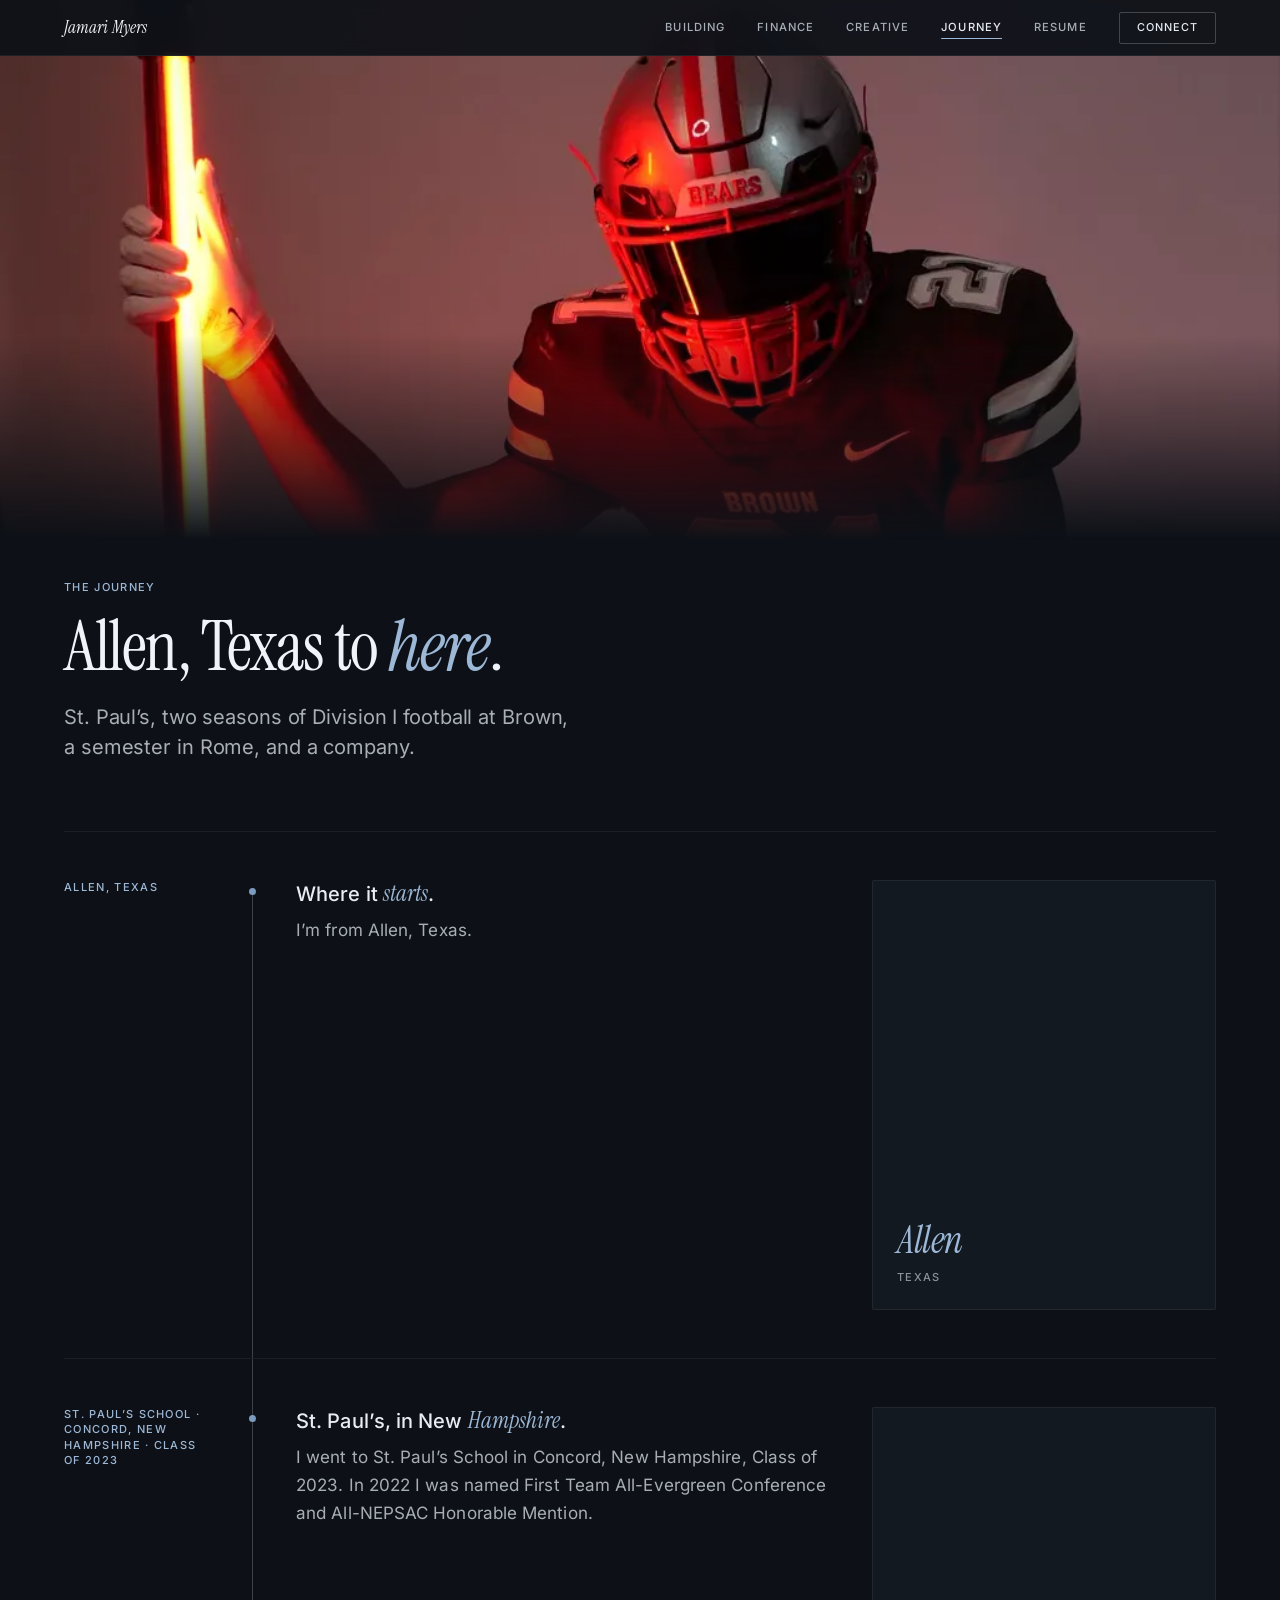
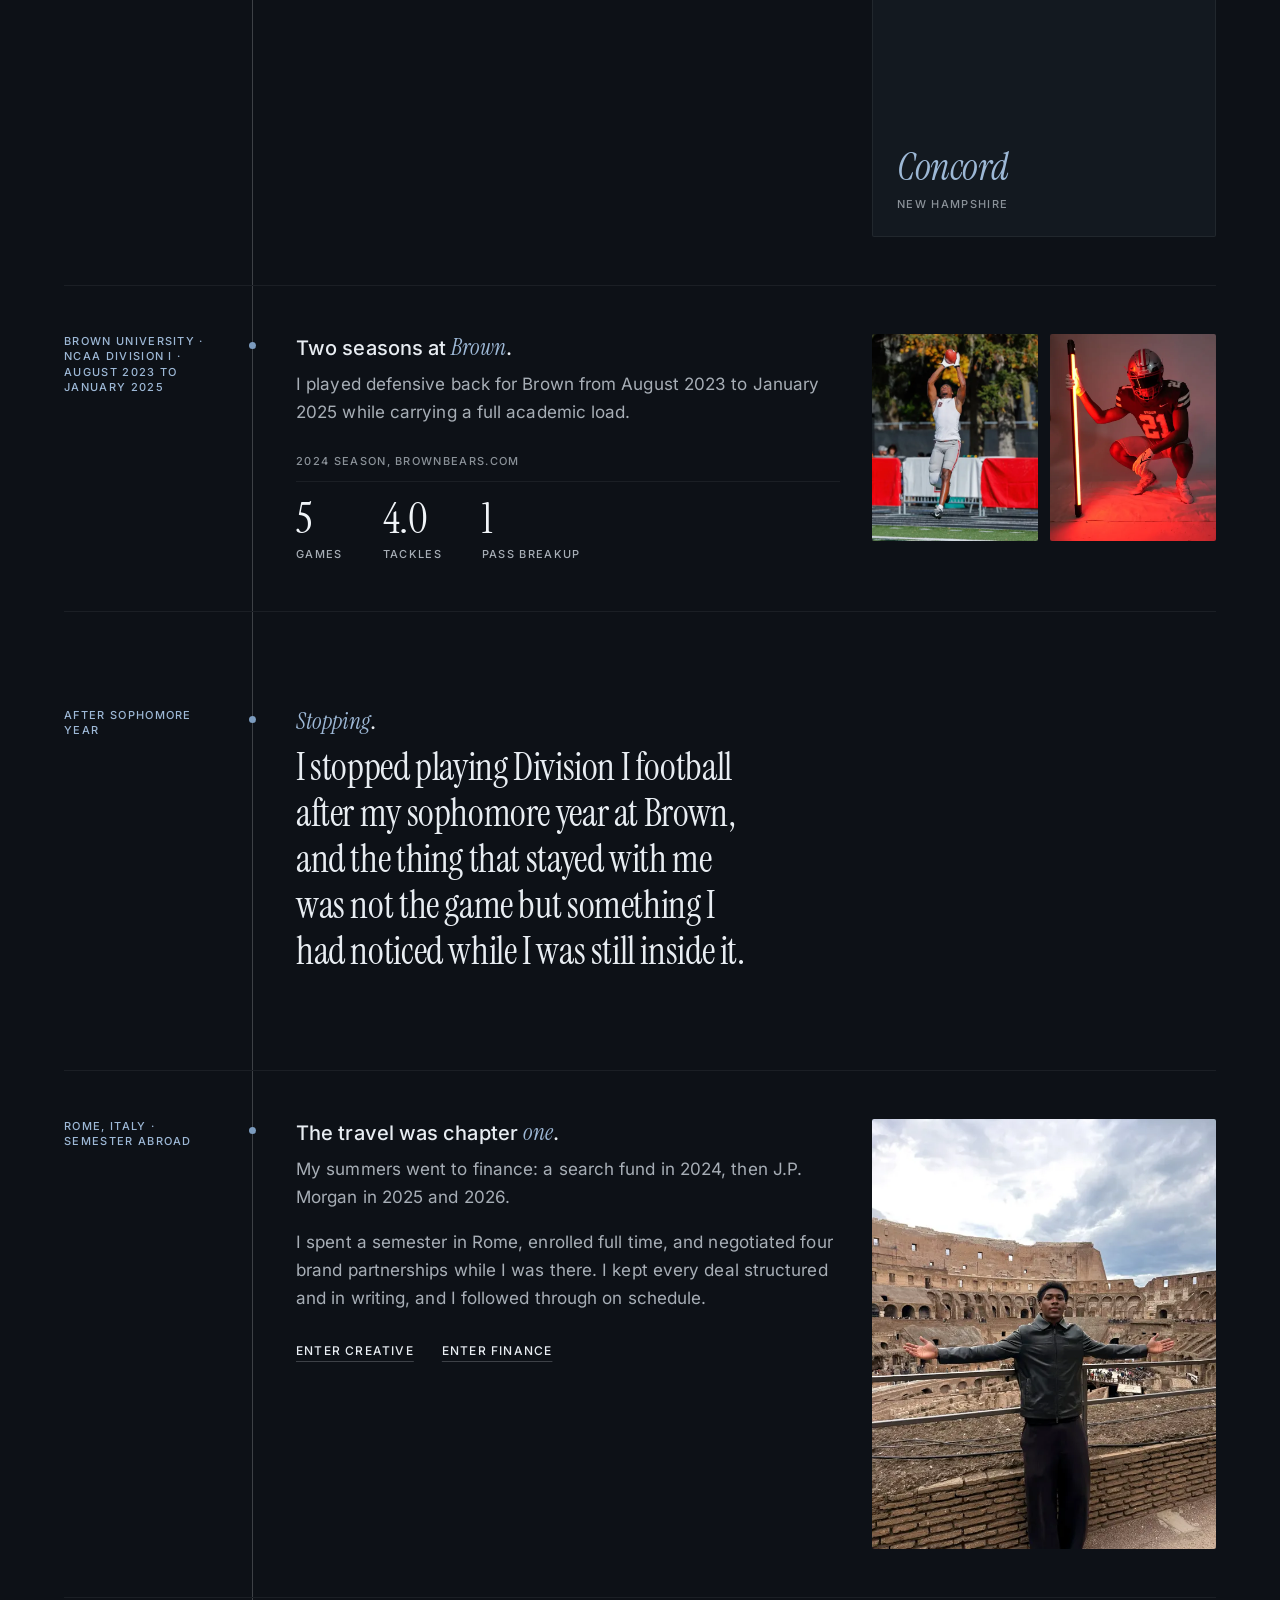
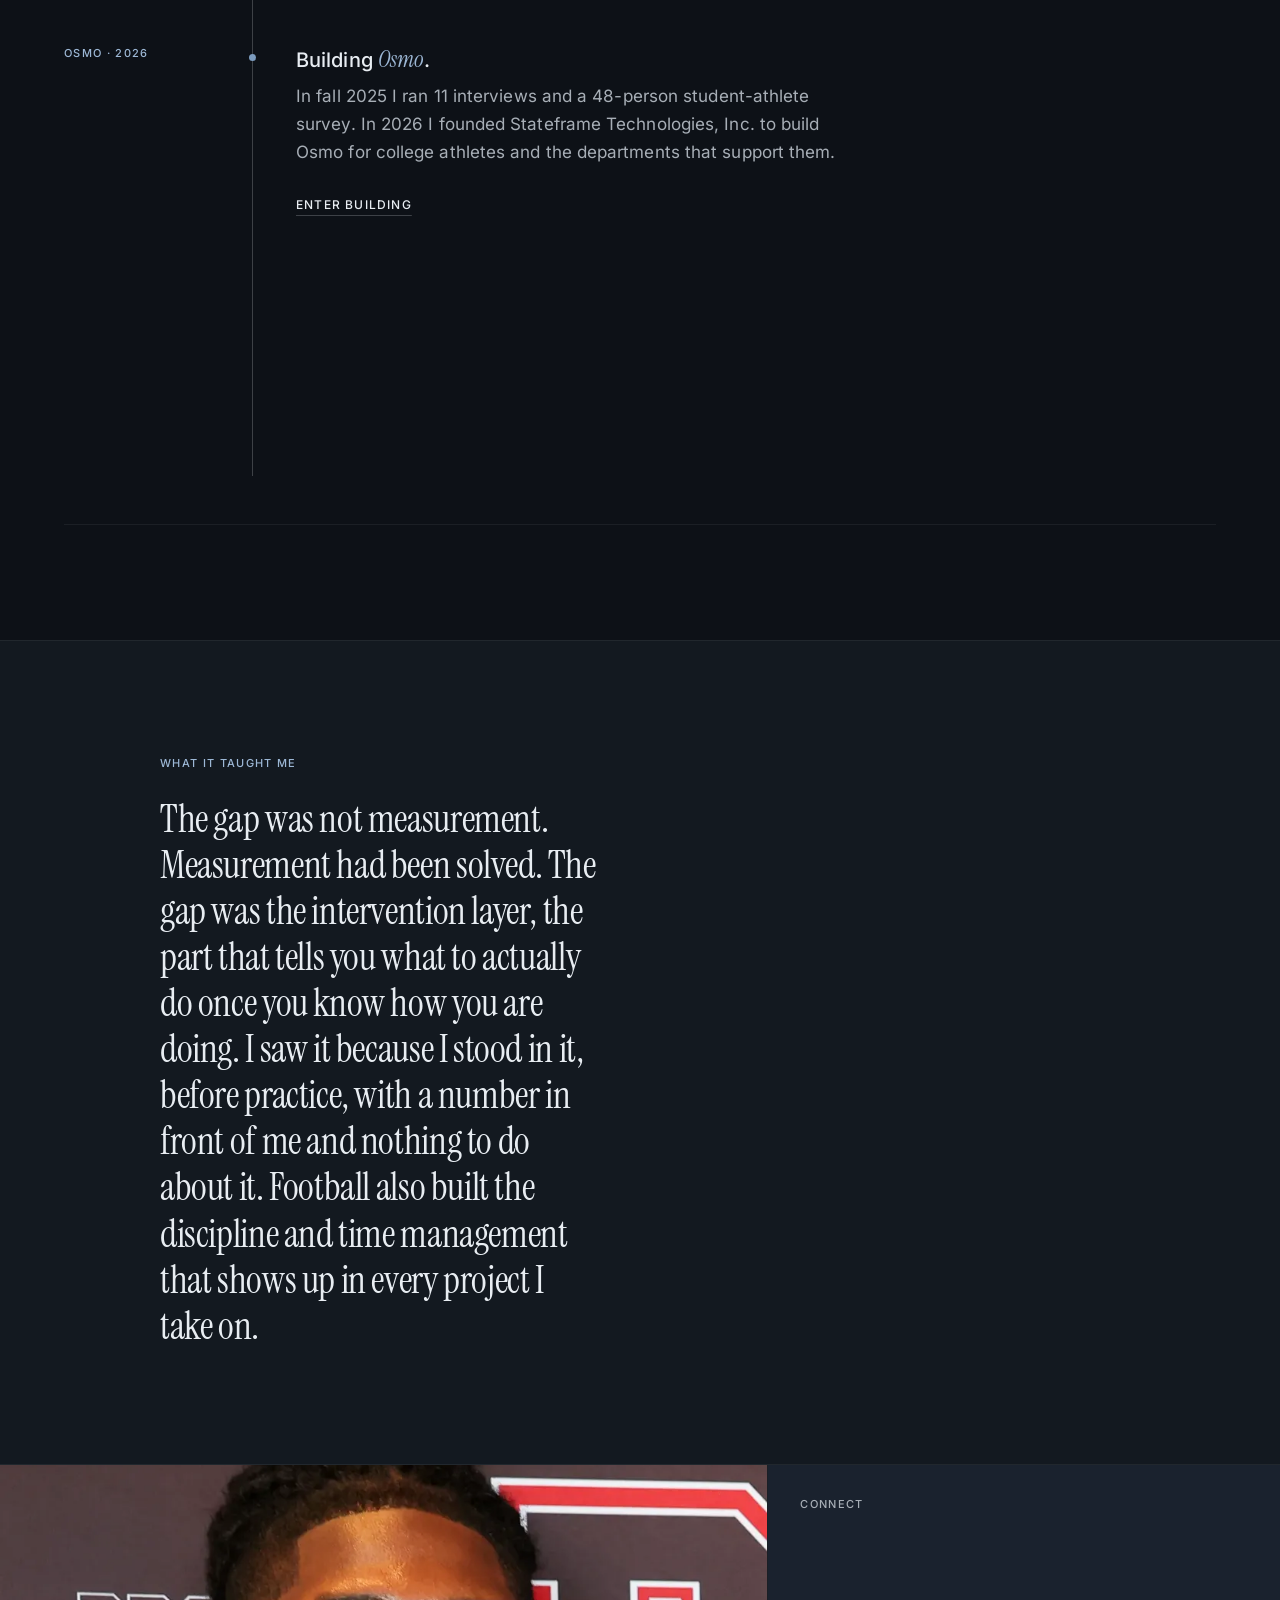
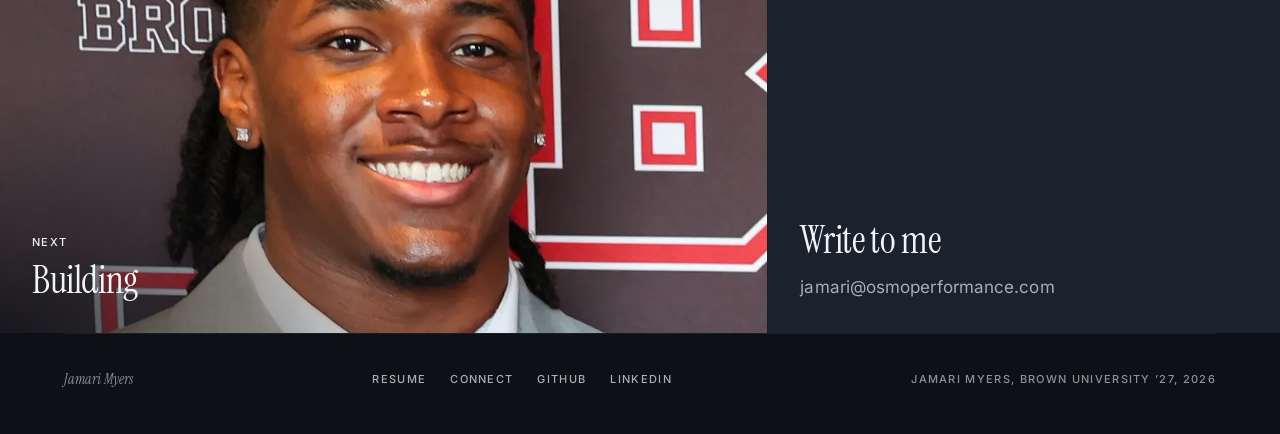
<file: site/journey.html>
<!doctype html>
<html lang="en">
<head>
<meta charset="utf-8">
<meta name="viewport" content="width=device-width, initial-scale=1, viewport-fit=cover">
<title>The journey, Jamari Myers</title>
<meta name="description" content="From Allen, Texas to St. Paul’s School, Division I football at Brown from 2023 to 2025, finance summers, a semester in Rome and founding Osmo.">
<link rel="canonical" href="https://jamarimyers.com/journey.html">
<meta property="og:type" content="website">
<meta property="og:site_name" content="Jamari Myers">
<meta property="og:title" content="The journey, Jamari Myers">
<meta property="og:description" content="From Allen, Texas to St. Paul’s School, Division I football at Brown from 2023 to 2025, finance summers, a semester in Rome and founding Osmo.">
<meta property="og:url" content="https://jamarimyers.com/journey.html">
<meta property="og:image" content="https://jamarimyers.com/assets/og.jpg">
<meta property="og:image:width" content="1200">
<meta property="og:image:height" content="630">
<meta property="og:image:alt" content="Jamari Myers">
<meta name="twitter:card" content="summary_large_image">
<meta name="theme-color" content="#0d1117">
<link rel="icon" href="data:image/svg+xml,<svg xmlns='http://www.w3.org/2000/svg' viewBox='0 0 32 32'><path d='M0 0H32L0 32Z' fill='%230d1117'/><path d='M32 0V32H0Z' fill='%239db8d6'/></svg>">
<link rel="preload" href="assets/fonts/instrument-serif-latin-400-normal.woff2" as="font" type="font/woff2" crossorigin>
<link rel="preload" href="assets/fonts/instrument-serif-latin-400-italic.woff2" as="font" type="font/woff2" crossorigin>
<link rel="preload" href="assets/fonts/inter-latin-wght-normal.woff2" as="font" type="font/woff2" crossorigin>
<link rel="stylesheet" href="scrollcraft.css">
<link rel="stylesheet" href="site.css">
<link rel="stylesheet" href="journey.css">
<script src="doors.js"></script>
<script src="scrollcraft.js" defer></script>
<script src="nav.js" defer></script>
<noscript><style>[data-sc-cue],[data-sc-in],[data-sc-stagger]>*{opacity:1!important;transform:none!important}[data-sc-stage]{position:relative;min-height:100svh}</style></noscript>
</head>
<body>
<a class="skip" href="#main">Skip to content</a>

<header class="nav is-solid" data-nav-solid>
  <a class="nav__mark" href="index.html">Jamari Myers</a>
  <div class="nav__right">
    <nav class="nav__links" aria-label="Primary">
      <a href="osmo.html">Building</a>
      <a href="finance.html">Finance</a>
      <a href="creative.html">Creative</a>
      <a href="journey.html" aria-current="page">Journey</a>
      <a href="resume.html">Resume</a>
    </nav>
    <a class="nav__cta" href="connect.html">Connect</a>
    <details class="menu">
      <summary aria-label="Open the menu"><span class="menu__bars" aria-hidden="true"></span></summary>
      <div class="menu__panel">
        <nav aria-label="Menu">
          <ul class="menu__list">
            <li><a href="osmo.html">Building</a></li>
            <li><a href="finance.html">Finance</a></li>
            <li><a href="creative.html">Creative</a></li>
            <li><a href="journey.html" aria-current="page">Journey</a></li>
            <li><a href="resume.html">Resume</a></li>
            <li><a href="connect.html">Connect</a></li>
          </ul>
        </nav>
        <a class="menu__email t-body" href="mailto:jamari@osmoperformance.com">jamari@osmoperformance.com</a>
      </div>
    </details>
  </div>
</header>

<main id="main">

  <!-- Pillar header: carries door-journey from home chapter 4 -->
  <header class="pillar-head" data-pillar="journey">
    <div class="pillar-head__band">
      <img class="pillar-head__img" src="assets/photos/field-red-lit-1000.webp"
           srcset="assets/photos/field-red-lit-600.webp 600w, assets/photos/field-red-lit-1000.webp 1000w, assets/photos/field-red-lit-1026.webp 1026w"
           sizes="100vw" width="1000" height="1498" alt="Jamari Myers in a Brown football uniform and helmet, crouching in a studio beside a glowing red light tube." fetchpriority="high" decoding="async">
    </div>
    <div class="pillar-head__copy wrap">
      <p class="t-label">The journey</p>
      <h1 class="t-chapter">Allen, Texas to <em>here</em>.</h1>
      <p class="t-lede">St. Paul’s, two seasons of Division I football at Brown, a semester in Rome, and a company.</p>
    </div>
  </header>

  <!-- Timeline: six stops in COPY order. Each item fades in once, children staggered. Nothing pins. -->
  <section class="section section--first" aria-labelledby="timeline-title">
    <div class="wrap">
      <h2 class="vh" id="timeline-title">Timeline</h2>
      <ol class="timeline">

        <li class="tl" data-sc-in data-sc-stagger="60">
          <p class="tl__date t-label">Allen, Texas</p>
          <span class="tl__rail" aria-hidden="true"></span>
          <div class="tl__body">
            <h3>Where it <em>starts</em>.</h3>
            <p class="t-body">I’m from Allen, Texas.</p>
          </div>
          <div class="plate" aria-hidden="true"><span class="plate__place">Allen</span><span class="plate__label t-label">Texas</span></div>
        </li>

        <li class="tl" data-sc-in data-sc-stagger="60">
          <p class="tl__date t-label">St. Paul’s School · Concord, New Hampshire · Class of 2023</p>
          <span class="tl__rail" aria-hidden="true"></span>
          <div class="tl__body">
            <h3>St. Paul’s, in New <em>Hampshire</em>.</h3>
            <p class="t-body">I went to St. Paul’s School in Concord, New Hampshire, Class of 2023. In 2022 I was named First Team All-Evergreen Conference and All-NEPSAC Honorable Mention.</p>
          </div>
          <div class="plate" aria-hidden="true"><span class="plate__place">Concord</span><span class="plate__label t-label">New Hampshire</span></div>
        </li>

        <li class="tl" data-sc-in data-sc-stagger="60">
          <p class="tl__date t-label">Brown University · NCAA Division I · August 2023 to January 2025</p>
          <span class="tl__rail" aria-hidden="true"></span>
          <div class="tl__body">
            <h3>Two seasons at <em>Brown</em>.</h3>
            <p class="t-body">I played defensive back for Brown from August 2023 to January 2025 while carrying a full academic load.</p>
            <div class="tl__season">
              <p class="t-label">2024 season, brownbears.com</p>
              <ul class="tl__figs">
                <li><span class="tl__fig">5</span> <span class="t-label">games</span></li>
                <li><span class="tl__fig">4.0</span> <span class="t-label">tackles</span></li>
                <li><span class="tl__fig">1</span> <span class="t-label">pass breakup</span></li>
              </ul>
            </div>
          </div>
          <div class="tl__media tl__media--pair">
            <div><img class="pos-field-catch" src="assets/photos/field-catch-600.webp"
                 srcset="assets/photos/field-catch-600.webp 600w, assets/photos/field-catch-1000.webp 1000w"
                 sizes="(min-width: 860px) 16rem, 50vw" width="600" height="616" alt="Jamari Myers leaping to catch a football with both hands at a Brown practice, autumn trees behind him." loading="lazy" decoding="async"></div>
            <div><img class="pos-field-red-lit" src="assets/photos/field-red-lit-600.webp"
                 srcset="assets/photos/field-red-lit-600.webp 600w, assets/photos/field-red-lit-1000.webp 1000w"
                 sizes="(min-width: 860px) 16rem, 50vw" width="600" height="898" alt="Jamari Myers in a Brown football uniform and helmet, crouching in a studio beside a glowing red light tube." loading="lazy" decoding="async"></div>
          </div>
        </li>

        <li class="tl tl--quiet" data-sc-in data-sc-stagger="60">
          <p class="tl__date t-label">After sophomore year</p>
          <span class="tl__rail" aria-hidden="true"></span>
          <div class="tl__body">
            <h3><em>Stopping</em>.</h3>
            <blockquote><p>I stopped playing Division I football after my sophomore year at Brown, and the thing that stayed with me was not the game but something I had noticed while I was still inside it.</p></blockquote>
          </div>
        </li>

        <li class="tl" data-sc-in data-sc-stagger="60">
          <p class="tl__date t-label">Rome, Italy · Semester abroad</p>
          <span class="tl__rail" aria-hidden="true"></span>
          <div class="tl__body">
            <h3>The travel was chapter <em>one</em>.</h3>
            <p class="t-body">My summers went to finance: a search fund in 2024, then J.P. Morgan in 2025 and 2026.</p>
            <p class="t-body">I spent a semester in Rome, enrolled full time, and negotiated four brand partnerships while I was there. I kept every deal structured and in writing, and I followed through on schedule.</p>
            <p class="tl__links"><a class="tlink" href="creative.html">Enter Creative</a><a class="tlink" href="finance.html">Enter Finance</a></p>
          </div>
          <div class="tl__media"><img class="pos-rome" src="assets/photos/rome-600.webp"
               srcset="assets/photos/rome-600.webp 600w, assets/photos/rome-1000.webp 1000w"
               sizes="(min-width: 860px) 22rem, min(20rem, 100vw)" width="600" height="800" alt="Jamari Myers with his arms spread wide inside the Colosseum in Rome, under a cloudy sky." loading="lazy" decoding="async"></div>
        </li>

        <li class="tl" data-sc-in data-sc-stagger="60">
          <p class="tl__date t-label">Osmo · 2026</p>
          <span class="tl__rail" aria-hidden="true"></span>
          <div class="tl__body">
            <h3>Building <em>Osmo</em>.</h3>
            <p class="t-body">In fall 2025 I ran 11 interviews and a 48-person student-athlete survey. In 2026 I founded Stateframe Technologies, Inc. to build Osmo for college athletes and the departments that support them.</p>
            <p class="tl__links"><a class="tlink" href="osmo.html">Enter Building</a></p>
          </div>
          <div class="tl__media"><img class="pos-portrait-blazer" src="assets/photos/portrait-blazer-600.webp"
               srcset="assets/photos/portrait-blazer-600.webp 600w, assets/photos/portrait-blazer-1000.webp 1000w"
               sizes="(min-width: 860px) 22rem, min(20rem, 100vw)" width="600" height="600" alt="Jamari Myers smiling in a light grey blazer and white shirt in front of a Brown Bears backdrop." loading="lazy" decoding="async"></div>
        </li>

      </ol>
    </div>
  </section>

  <!-- What it taught me: his words -->
  <section class="taught" aria-labelledby="taught">
    <div class="wrap"><div class="taught__inner" data-sc-in>
      <h2 class="t-label" id="taught">What it taught me</h2>
      <blockquote><p>The gap was not measurement. Measurement had been solved. The gap was the intervention layer, the part that tells you what to actually do once you know how you are doing. I saw it because I stood in it, before practice, with a number in front of me and nothing to do about it. Football also built the discipline and time management that shows up in every project I take on.</p></blockquote>
    </div></div>
  </section>

  <!-- Next door: Building -->
  <section aria-labelledby="next-title">
    <h2 class="vh" id="next-title">Keep going</h2>
    <div class="next">
      <a class="next__door" href="osmo.html" data-door="osmo">
        <img class="door__img" src="assets/photos/portrait-blazer-1000.webp"
             srcset="assets/photos/portrait-blazer-600.webp 600w, assets/photos/portrait-blazer-1000.webp 1000w, assets/photos/portrait-blazer-1492.webp 1492w"
             sizes="(min-width: 860px) 60vw, 100vw" width="1000" height="1000" alt="" loading="lazy" decoding="async">
        <span class="next__scrim" aria-hidden="true"></span>
        <span class="next__copy"><span class="t-label">Next</span><span class="t-section">Building</span></span>
      </a>
      <a class="next__connect" href="connect.html">
        <span class="t-label">Connect</span>
        <span><span class="t-section">Write to me</span><span class="next__email t-body">jamari@osmoperformance.com</span></span>
      </a>
    </div>
  </section>

</main>

<footer class="site-footer">
  <div class="footer">
    <a class="footer__mark" href="index.html">Jamari Myers</a>
    <nav aria-label="Footer">
      <ul class="footer__links t-label">
        <li><a href="resume.html">Resume</a></li>
        <li><a href="connect.html">Connect</a></li>
        <li><a href="https://github.com/jamarimyers">GitHub</a></li>
        <li><a href="https://www.linkedin.com/in/jamari-myers/">LinkedIn</a></li>
      </ul>
    </nav>
    <p class="footer__line t-label">Jamari Myers, Brown University ’27, 2026</p>
  </div>
</footer>

<script>addEventListener('DOMContentLoaded',function(){if(window.ScrollCraft)ScrollCraft.mount(document.body);});</script>
</body>
</html>
</file>
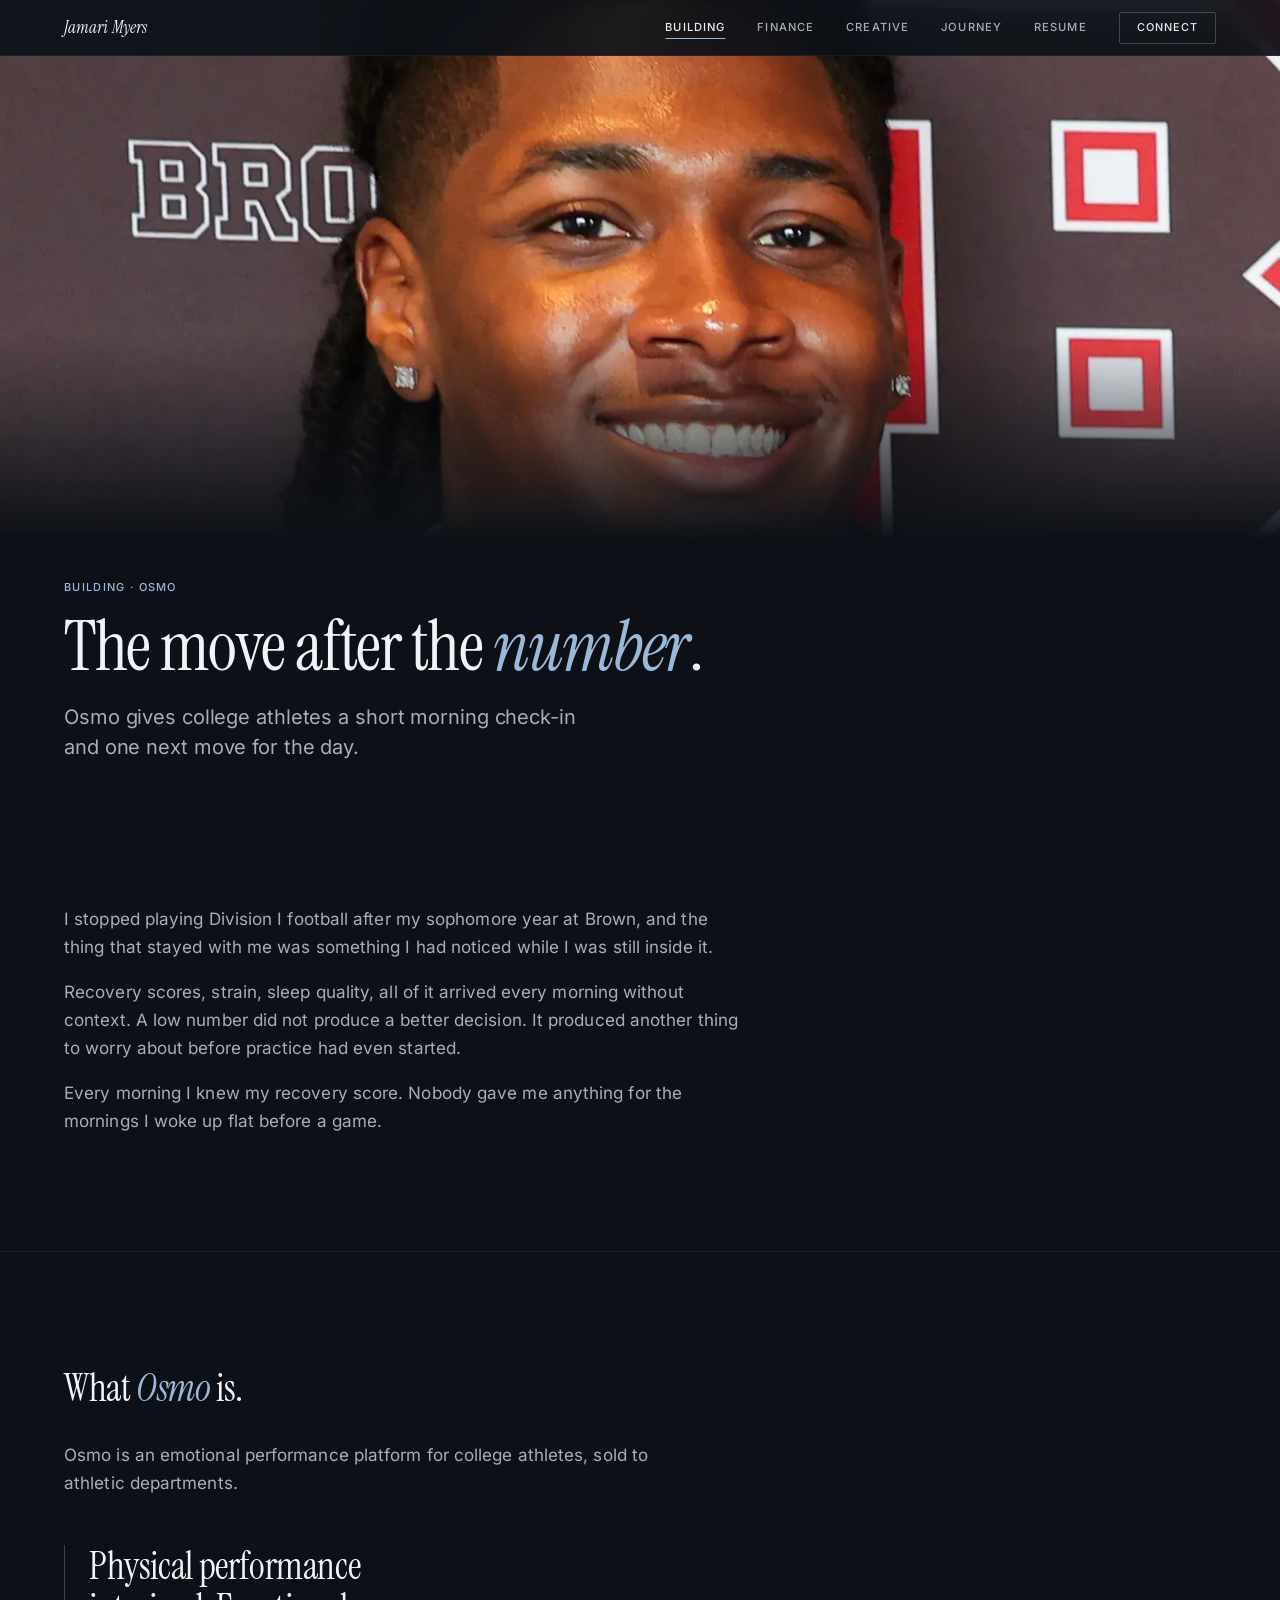
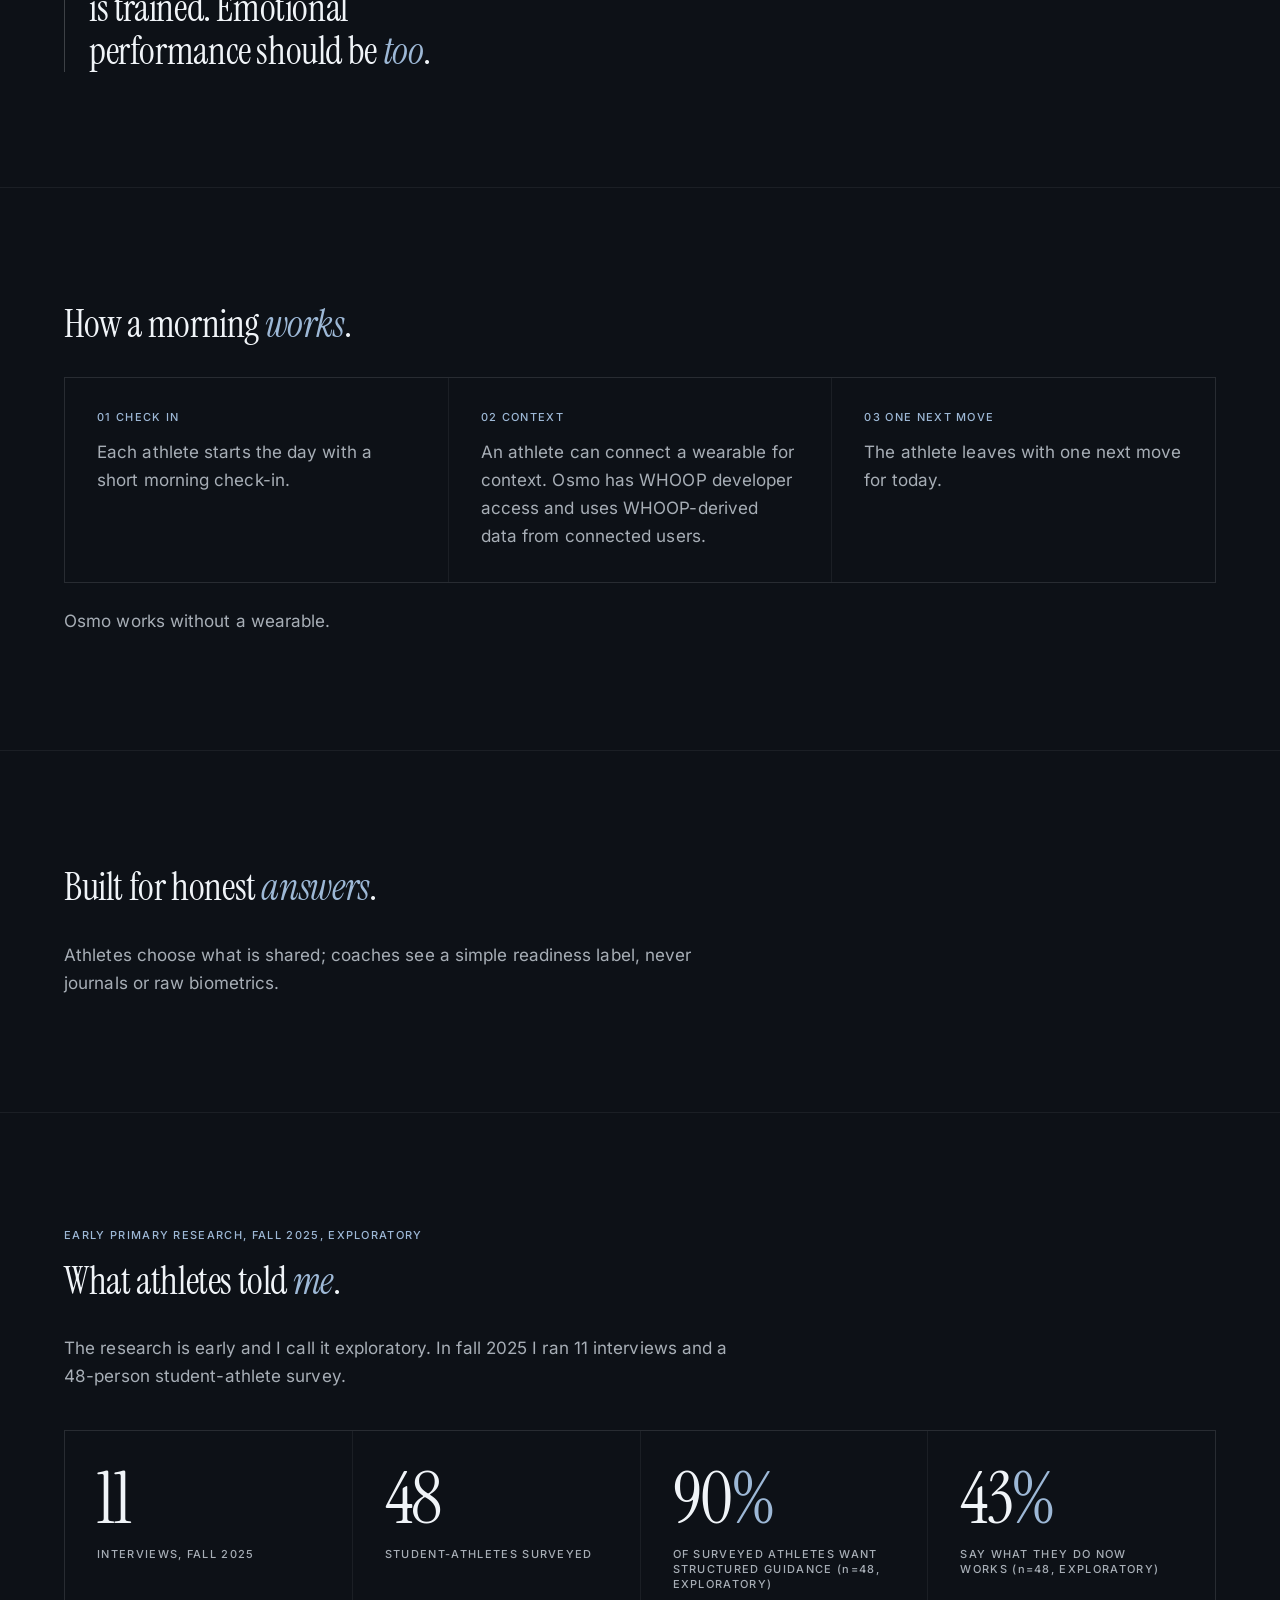
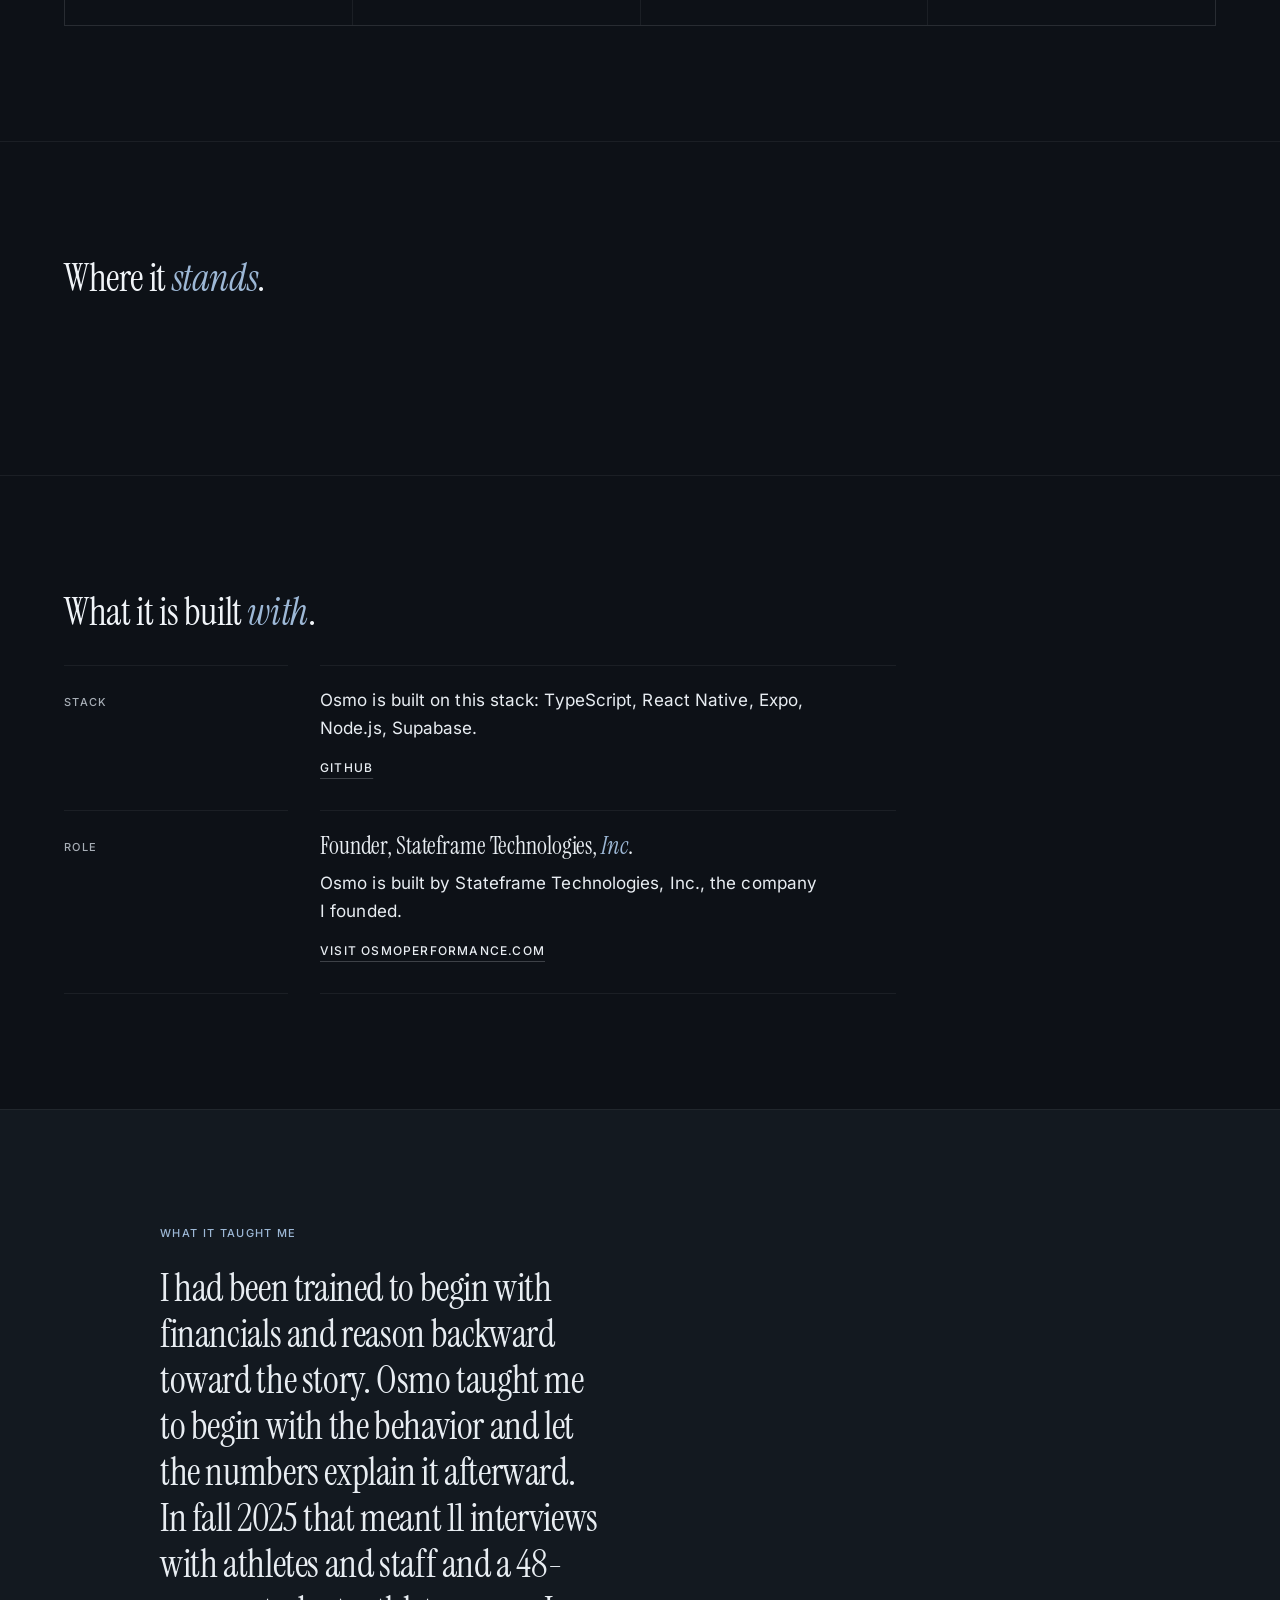
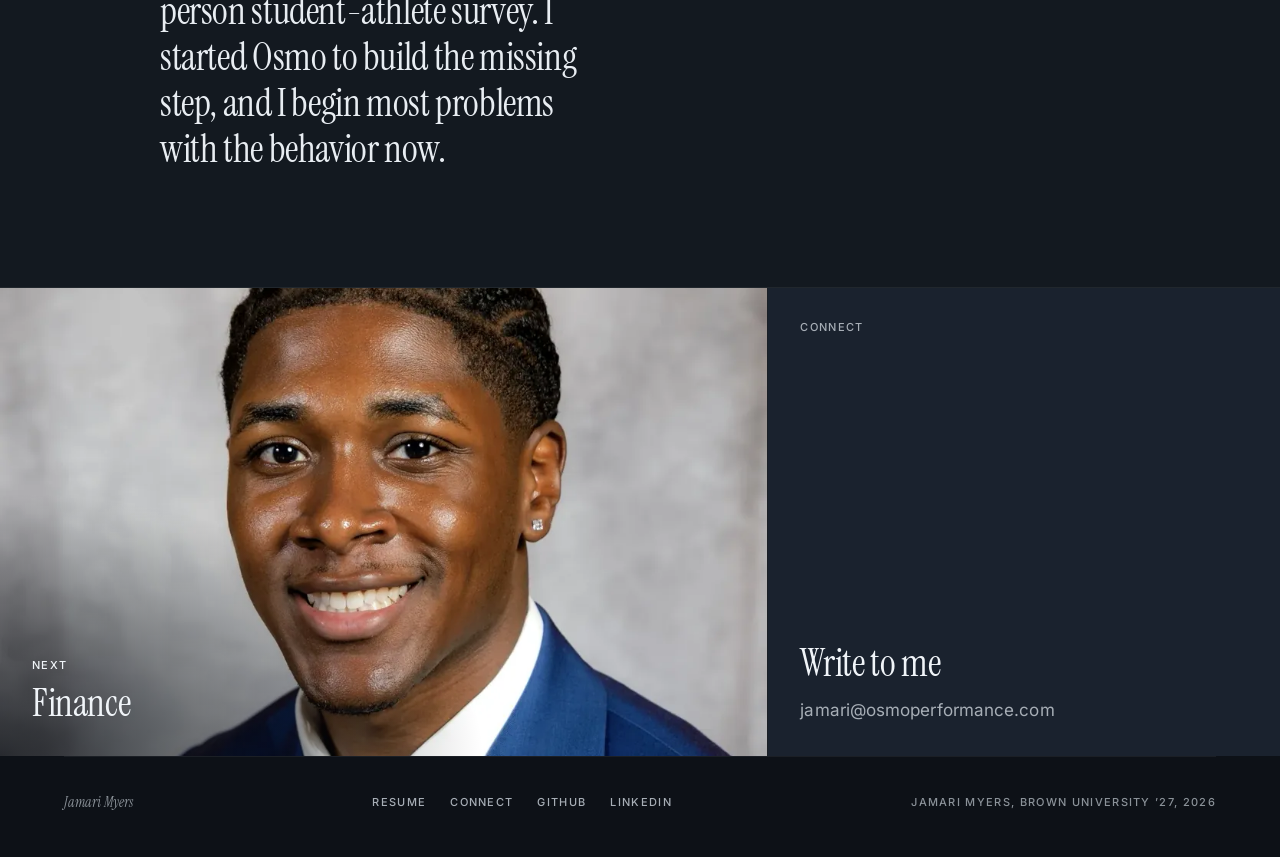
<file: site/osmo.html>
<!doctype html>
<html lang="en">
<head>
<meta charset="utf-8">
<meta name="viewport" content="width=device-width, initial-scale=1, viewport-fit=cover">
<title>Building Osmo, Jamari Myers</title>
<meta name="description" content="Osmo is an emotional performance platform for college athletes, sold to athletic departments: a short morning check-in and one next move for today.">
<link rel="canonical" href="https://jamarimyers.com/osmo.html">
<meta property="og:type" content="website">
<meta property="og:site_name" content="Jamari Myers">
<meta property="og:title" content="Building Osmo, Jamari Myers">
<meta property="og:description" content="Osmo is an emotional performance platform for college athletes, sold to athletic departments: a short morning check-in and one next move for today.">
<meta property="og:url" content="https://jamarimyers.com/osmo.html">
<meta property="og:image" content="https://jamarimyers.com/assets/og.jpg">
<meta property="og:image:width" content="1200">
<meta property="og:image:height" content="630">
<meta property="og:image:alt" content="Jamari Myers">
<meta name="twitter:card" content="summary_large_image">
<meta name="theme-color" content="#0d1117">
<link rel="icon" href="data:image/svg+xml,<svg xmlns='http://www.w3.org/2000/svg' viewBox='0 0 32 32'><path d='M0 0H32L0 32Z' fill='%230d1117'/><path d='M32 0V32H0Z' fill='%239db8d6'/></svg>">
<link rel="preload" href="assets/fonts/instrument-serif-latin-400-normal.woff2" as="font" type="font/woff2" crossorigin>
<link rel="preload" href="assets/fonts/instrument-serif-latin-400-italic.woff2" as="font" type="font/woff2" crossorigin>
<link rel="preload" href="assets/fonts/inter-latin-wght-normal.woff2" as="font" type="font/woff2" crossorigin>
<link rel="stylesheet" href="scrollcraft.css">
<link rel="stylesheet" href="site.css">
<link rel="stylesheet" href="osmo.css">
<script src="doors.js"></script>
<script src="scrollcraft.js" defer></script>
<script src="nav.js" defer></script>
<noscript><style>[data-sc-cue],[data-sc-in],[data-sc-stagger]>*{opacity:1!important;transform:none!important}[data-sc-stage]{position:relative;min-height:100svh}</style></noscript>
</head>
<body>
<a class="skip" href="#main">Skip to content</a>

<header class="nav is-solid" data-nav-solid>
  <a class="nav__mark" href="index.html">Jamari Myers</a>
  <div class="nav__right">
    <nav class="nav__links" aria-label="Primary">
      <a href="osmo.html" aria-current="page">Building</a>
      <a href="finance.html">Finance</a>
      <a href="creative.html">Creative</a>
      <a href="journey.html">Journey</a>
      <a href="resume.html">Resume</a>
    </nav>
    <a class="nav__cta" href="connect.html">Connect</a>
    <details class="menu">
      <summary aria-label="Open the menu"><span class="menu__bars" aria-hidden="true"></span></summary>
      <div class="menu__panel">
        <nav aria-label="Menu">
          <ul class="menu__list">
            <li><a href="osmo.html" aria-current="page">Building</a></li>
            <li><a href="finance.html">Finance</a></li>
            <li><a href="creative.html">Creative</a></li>
            <li><a href="journey.html">Journey</a></li>
            <li><a href="resume.html">Resume</a></li>
            <li><a href="connect.html">Connect</a></li>
          </ul>
        </nav>
        <a class="menu__email t-body" href="mailto:jamari@osmoperformance.com">jamari@osmoperformance.com</a>
      </div>
    </details>
  </div>
</header>

<main id="main">

  <!-- Pillar header: the chapter 1 door photo lands here (door-osmo) -->
  <header class="pillar-head" data-pillar="osmo">
    <div class="pillar-head__band">
      <img class="pillar-head__img" src="assets/photos/portrait-blazer-1000.webp"
           srcset="assets/photos/portrait-blazer-600.webp 600w, assets/photos/portrait-blazer-1000.webp 1000w, assets/photos/portrait-blazer-1492.webp 1492w"
           sizes="100vw" width="1000" height="1000" alt="Jamari Myers smiling in a light grey blazer and white shirt in front of a Brown Bears backdrop." fetchpriority="high" decoding="async">
    </div>
    <div class="pillar-head__copy wrap">
      <p class="t-label">Building · Osmo</p>
      <h1 class="t-chapter">The move after the <em>number</em>.</h1>
      <p class="t-lede">Osmo gives college athletes a short morning check-in and one next move for the day.</p>
    </div>
  </header>

  <!-- Origin -->
  <section class="section section--first" aria-labelledby="origin">
    <div class="wrap">
      <div class="section__head" data-sc-in><h2 class="t-section" id="origin">Something I noticed while I was still <em>inside it</em>.</h2></div>
      <div class="prose t-body" data-sc-in data-sc-stagger="60">
        <p>I stopped playing Division I football after my sophomore year at Brown, and the thing that stayed with me was something I had noticed while I was still inside it.</p>
        <p>Recovery scores, strain, sleep quality, all of it arrived every morning without context. A low number did not produce a better decision. It produced another thing to worry about before practice had even started.</p>
        <p>Every morning I knew my recovery score. Nobody gave me anything for the mornings I woke up flat before a game.</p>
      </div>
    </div>
  </section>

  <!-- What it is -->
  <section class="section" aria-labelledby="what">
    <div class="wrap">
      <div class="section__head" data-sc-in><h2 class="t-section" id="what">What <em>Osmo</em> is.</h2></div>
      <div class="prose t-body" data-sc-in><p>Osmo is an emotional performance platform for college athletes, sold to athletic departments.</p></div>
      <p class="osmo-pull t-section" data-sc-in>Physical performance is trained. Emotional performance should be <em>too</em>.</p>
    </div>
  </section>

  <!-- How it works -->
  <section class="section" aria-labelledby="how">
    <div class="wrap">
      <div class="section__head" data-sc-in><h2 class="t-section" id="how">How a morning <em>works</em>.</h2></div>
      <ol class="osmo-steps" role="list" data-sc-in data-sc-stagger="60">
        <li>
          <h3 class="t-label">01 Check in</h3>
          <p class="t-body">Each athlete starts the day with a short morning check-in.</p>
        </li>
        <li>
          <h3 class="t-label">02 Context</h3>
          <p class="t-body">An athlete can connect a wearable for context. Osmo has WHOOP developer access and uses WHOOP-derived data from connected users.</p>
        </li>
        <li>
          <h3 class="t-label">03 One next move</h3>
          <p class="t-body">The athlete leaves with one next move for today.</p>
        </li>
      </ol>
      <p class="osmo-after t-body" data-sc-in>Osmo works without a wearable.</p>
    </div>
  </section>

  <!-- Built for honest answers -->
  <section class="section" aria-labelledby="honest">
    <div class="wrap">
      <div class="section__head" data-sc-in><h2 class="t-section" id="honest">Built for honest <em>answers</em>.</h2></div>
      <div class="prose t-body" data-sc-in><p>Athletes choose what is shared; coaches see a simple readiness label, never journals or raw biometrics.</p></div>
    </div>
  </section>

  <!-- Research: early, exploratory, n=48 beside both percentages -->
  <section class="section" aria-labelledby="research">
    <div class="wrap">
      <div class="section__head" data-sc-in>
        <p class="t-label">Early primary research, fall 2025, exploratory</p>
        <h2 class="t-section" id="research">What athletes told <em>me</em>.</h2>
      </div>
      <div class="prose t-body" data-sc-in><p>The research is early and I call it exploratory. In fall 2025 I ran 11 interviews and a 48-person student-athlete survey.</p></div>
      <ul class="osmo-figs" data-sc-in data-sc-stagger="60">
        <li>
          <p class="t-figure"><span class="count" data-final="11" aria-hidden="true"><span data-sc-count="0 11" data-sc-count-ms="1200">11</span></span><span class="vh">11</span></p>
          <p class="t-label">interviews, fall 2025</p>
        </li>
        <li>
          <p class="t-figure"><span class="count" data-final="48" aria-hidden="true"><span data-sc-count="0 48" data-sc-count-ms="1200">48</span></span><span class="vh">48</span></p>
          <p class="t-label">student-athletes surveyed</p>
        </li>
        <li>
          <p class="t-figure"><span class="count" data-final="90" aria-hidden="true"><span data-sc-count="0 90" data-sc-count-ms="1200">90</span></span><span class="unit" aria-hidden="true">%</span><span class="vh">90%</span></p>
          <p class="t-label">of surveyed athletes want structured guidance (<span class="osmo-n">n=48</span>, exploratory)</p>
        </li>
        <li>
          <p class="t-figure"><span class="count" data-final="43" aria-hidden="true"><span data-sc-count="0 43" data-sc-count-ms="1200">43</span></span><span class="unit" aria-hidden="true">%</span><span class="vh">43%</span></p>
          <p class="t-label">say what they do now works (<span class="osmo-n">n=48</span>, exploratory)</p>
        </li>
      </ul>
    </div>
  </section>

  <!-- Status: dated -->
  <section class="section" aria-labelledby="status">
    <div class="wrap">
      <div class="section__head" data-sc-in><h2 class="t-section" id="status">Where it <em>stands</em>.</h2></div>
      <div class="prose t-body" data-sc-in><p>App built; in release testing with early athletes, as of [DATE].</p></div>
    </div>
  </section>

  <!-- Stack and role -->
  <section class="section" aria-labelledby="stack">
    <div class="wrap">
      <div class="section__head" data-sc-in><h2 class="t-section" id="stack">What it is built <em>with</em>.</h2></div>
      <dl class="ledger" data-sc-in>
        <dt class="t-label">Stack</dt>
        <dd class="t-body">
          <p>Osmo is built on this stack: TypeScript, React Native, Expo, Node.js, Supabase.</p>
          <a class="tlink" href="https://github.com/jamarimyers">GitHub</a>
        </dd>
        <dt class="t-label">Role</dt>
        <dd class="t-body">
          <p class="osmo-role">Founder, Stateframe Technologies, <em>Inc</em>.</p>
          <p>Osmo is built by Stateframe Technologies, Inc., the company I founded.</p>
          <a class="tlink" href="https://osmoperformance.com/">Visit osmoperformance.com</a>
        </dd>
      </dl>
    </div>
  </section>

  <!-- What it taught me -->
  <section class="taught" aria-labelledby="taught">
    <div class="wrap"><div class="taught__inner" data-sc-in>
      <h2 class="t-label" id="taught">What it taught me</h2>
      <blockquote><p>I had been trained to begin with financials and reason backward toward the story. Osmo taught me to begin with the behavior and let the numbers explain it afterward. In fall 2025 that meant 11 interviews with athletes and staff and a 48-person student-athlete survey. I started Osmo to build the missing step, and I begin most problems with the behavior now.</p></blockquote>
    </div></div>
  </section>

  <!-- Next door: Finance, and the connect tile -->
  <section aria-labelledby="next-title">
    <h2 class="vh" id="next-title">Keep going</h2>
    <div class="next">
      <a class="next__door" href="finance.html" data-door="finance">
        <img class="door__img" src="assets/photos/headshot-1000.webp" srcset="assets/photos/headshot-600.webp 600w, assets/photos/headshot-1000.webp 1000w, assets/photos/headshot-1229.webp 1229w" sizes="(min-width: 860px) 60vw, 100vw" width="1000" height="1250" alt="" loading="lazy" decoding="async">
        <span class="next__scrim" aria-hidden="true"></span>
        <span class="next__copy"><span class="t-label">Next</span><span class="t-section">Finance</span></span>
      </a>
      <a class="next__connect" href="connect.html">
        <span class="t-label">Connect</span>
        <span><span class="t-section">Write to me</span><span class="next__email t-body">jamari@osmoperformance.com</span></span>
      </a>
    </div>
  </section>

</main>

<footer class="site-footer">
  <div class="footer">
    <a class="footer__mark" href="index.html">Jamari Myers</a>
    <nav aria-label="Footer">
      <ul class="footer__links t-label">
        <li><a href="resume.html">Resume</a></li>
        <li><a href="connect.html">Connect</a></li>
        <li><a href="https://github.com/jamarimyers">GitHub</a></li>
        <li><a href="https://www.linkedin.com/in/jamari-myers/">LinkedIn</a></li>
      </ul>
    </nav>
    <p class="footer__line t-label">Jamari Myers, Brown University ’27, 2026</p>
  </div>
</footer>

<script>addEventListener('DOMContentLoaded',function(){if(window.ScrollCraft)ScrollCraft.mount(document.body);});</script>
</body>
</html>
</file>
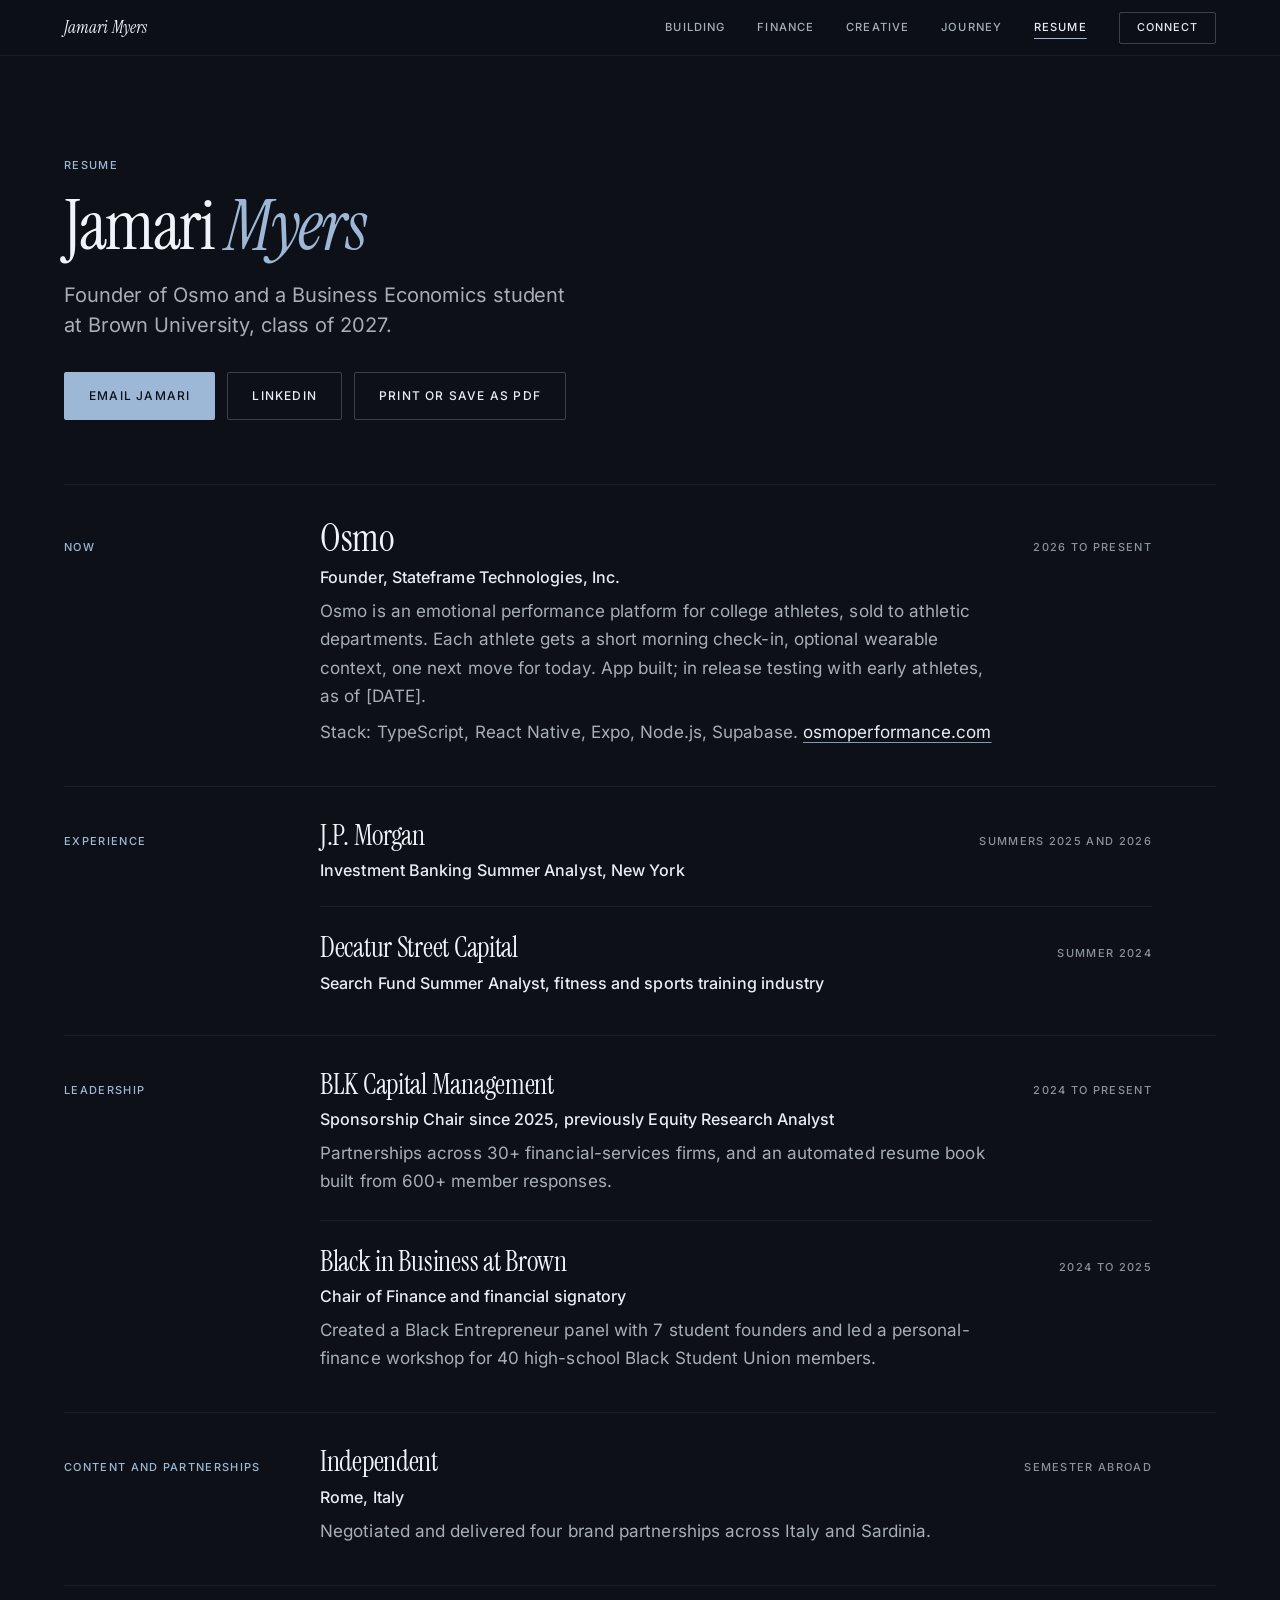
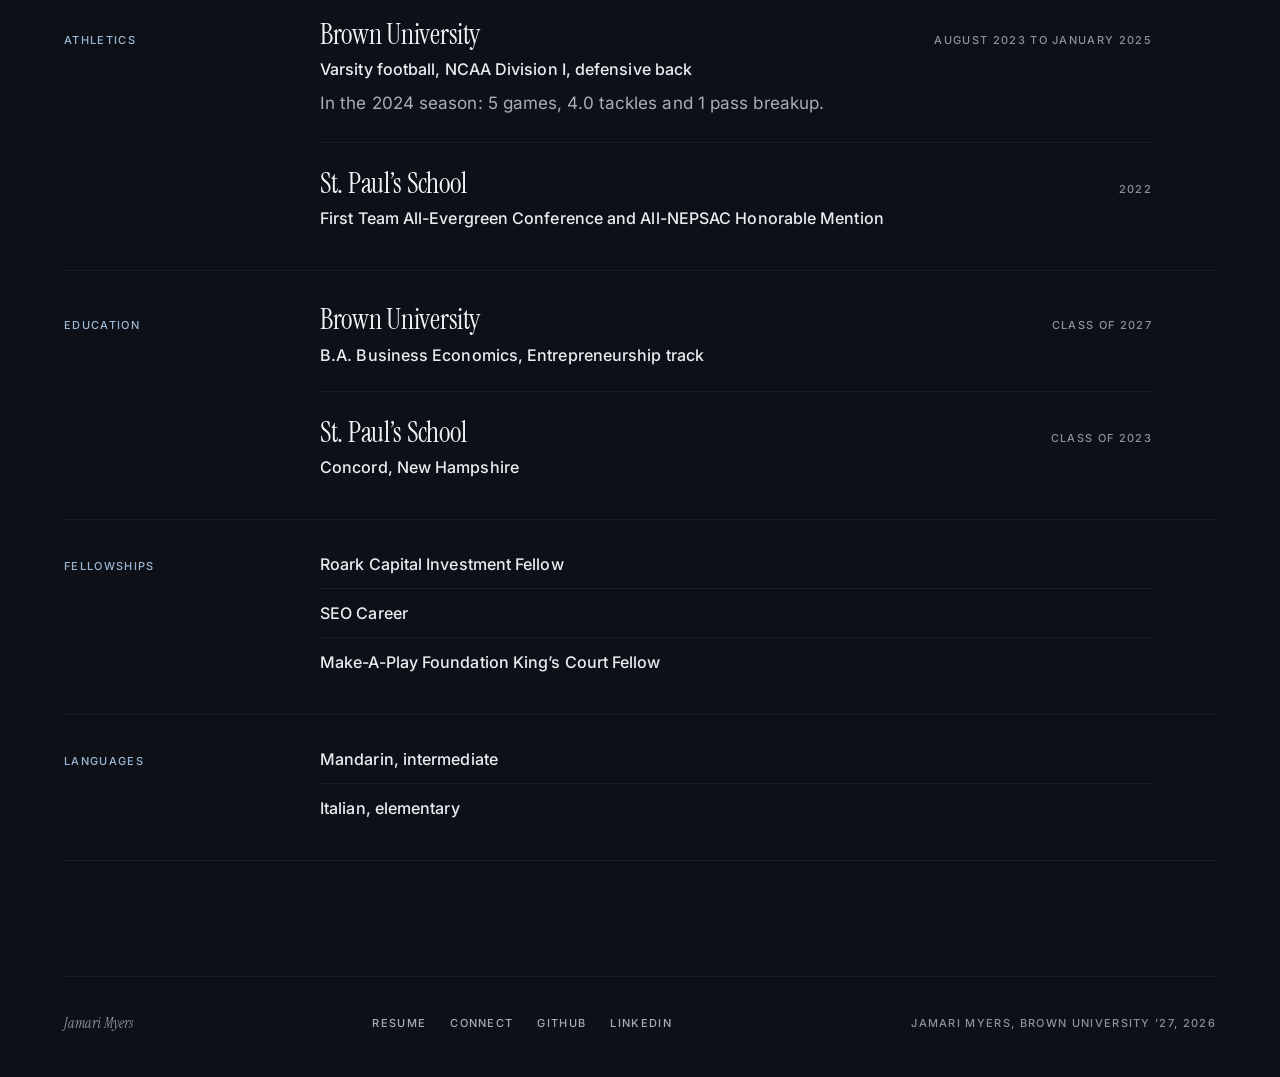
<file: site/resume.html>
<!doctype html>
<html lang="en">
<head>
<meta charset="utf-8">
<meta name="viewport" content="width=device-width, initial-scale=1, viewport-fit=cover">
<title>Resume, Jamari Myers</title>
<meta name="description" content="The resume of Jamari Myers, founder of Osmo: J.P. Morgan investment banking summers 2025 and 2026, Division I football at Brown, Business Economics ’27.">
<link rel="canonical" href="https://jamarimyers.com/resume.html">
<meta property="og:type" content="website">
<meta property="og:site_name" content="Jamari Myers">
<meta property="og:title" content="Resume, Jamari Myers">
<meta property="og:description" content="The resume of Jamari Myers, founder of Osmo: J.P. Morgan investment banking summers 2025 and 2026, Division I football at Brown, Business Economics ’27.">
<meta property="og:url" content="https://jamarimyers.com/resume.html">
<meta property="og:image" content="https://jamarimyers.com/assets/og.jpg">
<meta property="og:image:width" content="1200">
<meta property="og:image:height" content="630">
<meta property="og:image:alt" content="Jamari Myers">
<meta name="twitter:card" content="summary_large_image">
<meta name="theme-color" content="#0d1117">
<link rel="icon" href="data:image/svg+xml,<svg xmlns='http://www.w3.org/2000/svg' viewBox='0 0 32 32'><path d='M0 0H32L0 32Z' fill='%230d1117'/><path d='M32 0V32H0Z' fill='%239db8d6'/></svg>">
<link rel="preload" href="assets/fonts/instrument-serif-latin-400-normal.woff2" as="font" type="font/woff2" crossorigin>
<link rel="preload" href="assets/fonts/instrument-serif-latin-400-italic.woff2" as="font" type="font/woff2" crossorigin>
<link rel="preload" href="assets/fonts/inter-latin-wght-normal.woff2" as="font" type="font/woff2" crossorigin>
<link rel="stylesheet" href="scrollcraft.css">
<link rel="stylesheet" href="site.css">
<link rel="stylesheet" href="pages.css">
<script src="doors.js"></script>
<script src="scrollcraft.js" defer></script>
<script src="nav.js" defer></script>
<noscript><style>[data-sc-cue],[data-sc-in],[data-sc-stagger]>*{opacity:1!important;transform:none!important}[data-sc-stage]{position:relative;min-height:100svh}</style></noscript>
</head>
<body>
<a class="skip" href="#main">Skip to content</a>

<header class="nav is-solid" data-nav-solid>
  <a class="nav__mark" href="index.html">Jamari Myers</a>
  <div class="nav__right">
    <nav class="nav__links" aria-label="Primary">
      <a href="osmo.html">Building</a>
      <a href="finance.html">Finance</a>
      <a href="creative.html">Creative</a>
      <a href="journey.html">Journey</a>
      <a href="resume.html" aria-current="page">Resume</a>
    </nav>
    <a class="nav__cta" href="connect.html">Connect</a>
    <details class="menu">
      <summary aria-label="Open the menu"><span class="menu__bars" aria-hidden="true"></span></summary>
      <div class="menu__panel">
        <nav aria-label="Menu">
          <ul class="menu__list">
            <li><a href="osmo.html">Building</a></li>
            <li><a href="finance.html">Finance</a></li>
            <li><a href="creative.html">Creative</a></li>
            <li><a href="journey.html">Journey</a></li>
            <li><a href="resume.html" aria-current="page">Resume</a></li>
            <li><a href="connect.html">Connect</a></li>
          </ul>
        </nav>
        <a class="menu__email t-body" href="mailto:jamari@osmoperformance.com">jamari@osmoperformance.com</a>
      </div>
    </details>
  </div>
</header>

<main id="main">

  <header class="page-head wrap">
    <p class="t-label">Resume</p>
    <h1 class="t-chapter">Jamari <em>Myers</em></h1>
    <p class="t-lede">Founder of Osmo and a Business Economics student at Brown University, class of 2027.</p>
    <p class="r-contact print-only">jamari@osmoperformance.com · linkedin.com/in/jamari-myers · jamarimyers.com</p>
    <div class="page-actions">
      <a class="btn btn--primary" href="mailto:jamari@osmoperformance.com?subject=Resume">Email Jamari</a>
      <a class="btn btn--ghost" href="https://www.linkedin.com/in/jamari-myers/">LinkedIn</a>
      <button class="btn btn--ghost" type="button" data-print hidden>Print or save as PDF</button>
    </div>
  </header>

  <div class="r-ledger wrap">

    <section class="r-row r-row--now" aria-labelledby="r-now">
      <h2 class="r-row__label t-label" id="r-now">Now</h2>
      <div class="r-row__body">
        <div class="r-item">
          <h3 class="r-item__org">Osmo</h3>
          <p class="r-item__when t-label">2026 to present</p>
          <p class="r-item__role">Founder, Stateframe Technologies, Inc.</p>
          <p class="r-item__note t-body">Osmo is an emotional performance platform for college athletes, sold to athletic departments. Each athlete gets a short morning check-in, optional wearable context, one next move for today. App built; in release testing with early athletes, as of [DATE].</p>
          <p class="r-item__note t-body">Stack: TypeScript, React Native, Expo, Node.js, Supabase. <a href="https://osmoperformance.com/">osmoperformance.com</a></p>
        </div>
      </div>
    </section>

    <section class="r-row" aria-labelledby="r-exp">
      <h2 class="r-row__label t-label" id="r-exp">Experience</h2>
      <div class="r-row__body">
        <div class="r-item">
          <h3 class="r-item__org">J.P. Morgan</h3>
          <p class="r-item__when t-label">Summers 2025 and 2026</p>
          <p class="r-item__role">Investment Banking Summer Analyst, New York</p>
        </div>
        <div class="r-item">
          <h3 class="r-item__org">Decatur Street Capital</h3>
          <p class="r-item__when t-label">Summer 2024</p>
          <p class="r-item__role">Search Fund Summer Analyst, fitness and sports training industry</p>
        </div>
      </div>
    </section>

    <section class="r-row" aria-labelledby="r-lead">
      <h2 class="r-row__label t-label" id="r-lead">Leadership</h2>
      <div class="r-row__body">
        <div class="r-item">
          <h3 class="r-item__org">BLK Capital Management</h3>
          <p class="r-item__when t-label">2024 to present</p>
          <p class="r-item__role">Sponsorship Chair since 2025, previously Equity Research Analyst</p>
          <p class="r-item__note t-body">Partnerships across 30+ financial-services firms, and an automated resume book built from 600+ member responses.</p>
        </div>
        <div class="r-item">
          <h3 class="r-item__org">Black in Business at Brown</h3>
          <p class="r-item__when t-label">2024 to 2025</p>
          <p class="r-item__role">Chair of Finance and financial signatory</p>
          <p class="r-item__note t-body">Created a Black Entrepreneur panel with 7 student founders and led a personal-finance workshop for 40 high-school Black Student Union members.</p>
        </div>
      </div>
    </section>

    <section class="r-row" aria-labelledby="r-content">
      <h2 class="r-row__label t-label" id="r-content">Content and partnerships</h2>
      <div class="r-row__body">
        <div class="r-item">
          <h3 class="r-item__org">Independent</h3>
          <p class="r-item__when t-label">Semester abroad</p>
          <p class="r-item__role">Rome, Italy</p>
          <p class="r-item__note t-body">Negotiated and delivered four brand partnerships across Italy and Sardinia.</p>
        </div>
      </div>
    </section>

    <section class="r-row" aria-labelledby="r-ath">
      <h2 class="r-row__label t-label" id="r-ath">Athletics</h2>
      <div class="r-row__body">
        <div class="r-item">
          <h3 class="r-item__org">Brown University</h3>
          <p class="r-item__when t-label">August 2023 to January 2025</p>
          <p class="r-item__role">Varsity football, NCAA Division I, defensive back</p>
          <p class="r-item__note t-body">In the 2024 season: 5 games, 4.0 tackles and 1 pass breakup.</p>
        </div>
        <div class="r-item">
          <h3 class="r-item__org">St. Paul’s School</h3>
          <p class="r-item__when t-label">2022</p>
          <p class="r-item__role">First Team All-Evergreen Conference and All-NEPSAC Honorable Mention</p>
        </div>
      </div>
    </section>

    <section class="r-row" aria-labelledby="r-edu">
      <h2 class="r-row__label t-label" id="r-edu">Education</h2>
      <div class="r-row__body">
        <div class="r-item">
          <h3 class="r-item__org">Brown University</h3>
          <p class="r-item__when t-label">Class of 2027</p>
          <p class="r-item__role">B.A. Business Economics, Entrepreneurship track</p>
        </div>
        <div class="r-item">
          <h3 class="r-item__org">St. Paul’s School</h3>
          <p class="r-item__when t-label">Class of 2023</p>
          <p class="r-item__role">Concord, New Hampshire</p>
        </div>
      </div>
    </section>

    <section class="r-row" aria-labelledby="r-fel">
      <h2 class="r-row__label t-label" id="r-fel">Fellowships</h2>
      <div class="r-row__body">
        <ul class="r-list">
          <li>Roark Capital Investment Fellow</li>
          <li>SEO Career</li>
          <li>Make-A-Play Foundation King’s Court Fellow</li>
        </ul>
      </div>
    </section>

    <section class="r-row" aria-labelledby="r-lang">
      <h2 class="r-row__label t-label" id="r-lang">Languages</h2>
      <div class="r-row__body">
        <ul class="r-list">
          <li>Mandarin, intermediate</li>
          <li>Italian, elementary</li>
        </ul>
      </div>
    </section>

  </div>
</main>

<footer class="site-footer">
  <div class="footer">
    <a class="footer__mark" href="index.html">Jamari Myers</a>
    <nav aria-label="Footer">
      <ul class="footer__links t-label">
        <li><a href="resume.html">Resume</a></li>
        <li><a href="connect.html">Connect</a></li>
        <li><a href="https://github.com/jamarimyers">GitHub</a></li>
        <li><a href="https://www.linkedin.com/in/jamari-myers/">LinkedIn</a></li>
      </ul>
    </nav>
    <p class="footer__line t-label">Jamari Myers, Brown University ’27, 2026</p>
  </div>
</footer>

<script>
/* The print button needs script, so it stays hidden without it. */
Array.prototype.forEach.call(document.querySelectorAll('[data-print]'), function (b) {
  b.hidden = false;
  b.addEventListener('click', function () { window.print(); });
});
</script>
<script>addEventListener('DOMContentLoaded',function(){if(window.ScrollCraft)ScrollCraft.mount(document.body);});</script>
</body>
</html>
</file>
<file: site/scrollcraft.css>
/* ============================================================================
   scrollcraft.css: the taste floor
   ----------------------------------------------------------------------------
   Two layers, and the split matters:

     TOKENS   what you override per brand. Colour roles, the type ramp, the
              spacing scale, elevation, motion. A brand is ~12 values.
     DEVICES  what the engine drives. Do not restyle these to taste; they are
              the mechanism. Style your own markup instead.

   Nothing here draws a "component". There are no card, badge, or pill classes,
   because a stylesheet that ships those is how every page built on it ends up
   with the same shapes. You get a floor and a vocabulary; the composition is
   yours.
   ========================================================================== */

/* ---------------------------------------------------------------- tokens -- */
:root {
  /* --- colour roles. Override these six and the page is rebranded. -------- */
  --sc-canvas:      #08090b;   /* the page ground. Drift interpolates this.   */
  --sc-surface:     #101217;   /* anything raised off the ground             */
  --sc-ink:         #f4f2ef;   /* primary text                               */
  --sc-ink-soft:    #9a9ba1;   /* secondary text. Tinted, never flat gray.   */
  --sc-accent:      #d8ff3e;   /* ONE accent. It owns a region, not confetti. */
  --sc-accent-ink:  #08090b;   /* text that sits on the accent               */

  --sc-hairline:    color-mix(in oklab, var(--sc-ink) 12%, transparent);
  --sc-hairline-strong: color-mix(in oklab, var(--sc-ink) 22%, transparent);

  /* --- type. Two families max. Display carries voice, text carries prose. - */
  --sc-font-display: "Instrument Sans", "Geist", system-ui, sans-serif;
  --sc-font-text:    "Geist", system-ui, sans-serif;
  --sc-font-mono:    "Geist Mono", ui-monospace, monospace;

  /* Fluid ramp. Tracking tightens as size grows because a face set at 6rem
     with 0 tracking reads loose; this is optical correction, not decoration. */
  --sc-t-xs:   clamp(0.75rem, 0.72rem + 0.15vw, 0.82rem);
  --sc-t-sm:   clamp(0.875rem, 0.84rem + 0.18vw, 0.95rem);
  --sc-t-base: clamp(1rem, 0.96rem + 0.22vw, 1.125rem);
  --sc-t-lg:   clamp(1.2rem, 1.1rem + 0.5vw, 1.5rem);
  --sc-t-xl:   clamp(1.6rem, 1.35rem + 1.2vw, 2.25rem);
  --sc-t-2xl:  clamp(2.1rem, 1.6rem + 2.4vw, 3.4rem);
  --sc-t-3xl:  clamp(2.8rem, 1.9rem + 4.2vw, 5rem);
  --sc-t-4xl:  clamp(3.4rem, 1.9rem + 6.6vw, 7.5rem);

  --sc-track-tight:  -0.035em;
  --sc-track-snug:   -0.02em;
  --sc-track-normal: -0.005em;
  --sc-track-wide:    0.08em;

  --sc-leading-none: 0.94;
  --sc-leading-tight: 1.06;
  --sc-leading-body: 1.62;

  --sc-measure: 62ch;

  /* --- space. 4px base: the useful middle steps an 8-only scale misses. --- */
  --sc-1: 0.25rem;  --sc-2: 0.5rem;   --sc-3: 0.75rem;  --sc-4: 1rem;
  --sc-5: 1.5rem;   --sc-6: 2rem;     --sc-7: 3rem;     --sc-8: 4rem;
  --sc-9: 6rem;     --sc-10: 8rem;    --sc-11: 12rem;

  /* Section rhythm is fluid so a phone doesn't inherit desktop air. */
  --sc-section: clamp(4.5rem, 9vw, 11rem);
  --sc-gutter:  clamp(1.25rem, 5vw, 5.5rem);
  --sc-maxw:    82rem;

  /* --- radius. Pick one scale for the page and hold it. ------------------- */
  --sc-r-sm: 6px;  --sc-r-md: 12px;  --sc-r-lg: 20px;  --sc-r-pill: 999px;

  /* --- elevation. Every shadow has an offset AND a soft blur, and is tinted
         to the canvas hue. A zero-offset coloured halo is decoration, not
         depth, so there isn't one here. ---------------------------------- */
  --sc-shadow-color: 220 40% 2%;
  --sc-e1: 0 1px 2px hsl(var(--sc-shadow-color) / 0.28),
           0 2px 6px -1px hsl(var(--sc-shadow-color) / 0.20);
  --sc-e2: 0 2px 4px hsl(var(--sc-shadow-color) / 0.24),
           0 8px 18px -4px hsl(var(--sc-shadow-color) / 0.30);
  --sc-e3: 0 4px 8px hsl(var(--sc-shadow-color) / 0.22),
           0 18px 40px -8px hsl(var(--sc-shadow-color) / 0.38),
           0 48px 90px -24px hsl(var(--sc-shadow-color) / 0.30);

  /* Edge light: a 1px top highlight sells a raised surface better than any
     amount of blur, because real raised things catch light on their lip. */
  --sc-edge: inset 0 1px 0 color-mix(in oklab, var(--sc-ink) 10%, transparent);

  /* --- motion. Built-in CSS easings are too weak for UI. ------------------ */
  --sc-ease-out:    cubic-bezier(0.23, 1, 0.32, 1);
  --sc-ease-in-out: cubic-bezier(0.77, 0, 0.175, 1);
  --sc-ease-drawer: cubic-bezier(0.32, 0.72, 0, 1);
  --sc-d-fast: 160ms;  --sc-d-base: 240ms;  --sc-d-slow: 420ms;

  --sc-z-stage: 1; --sc-z-copy: 20; --sc-z-chrome: 60;
}

/* --------------------------------------------------------------- reset -- */
*, *::before, *::after { box-sizing: border-box; }
html { -webkit-text-size-adjust: 100%; scroll-behavior: smooth; }
@media (prefers-reduced-motion: reduce) { html { scroll-behavior: auto; } }

body {
  margin: 0;
  background: var(--sc-canvas);
  color: var(--sc-ink);
  font-family: var(--sc-font-text);
  font-size: var(--sc-t-base);
  line-height: var(--sc-leading-body);
  letter-spacing: var(--sc-track-normal);
  -webkit-font-smoothing: antialiased;
  text-rendering: optimizeLegibility;
  font-synthesis-weight: none;
  overflow-x: clip;
}
img, video, canvas, svg { display: block; max-width: 100%; }
button, input, select, textarea { font: inherit; color: inherit; }

/* ------------------------------------------------- the browser surfaces --
   The parts you did not draw still carry the design. Selection, caret, focus
   ring, scrollbar and tabular numerals all ship with defaults that belong to no
   design system. Theming them is the cheapest signal that a page was built
   rather than assembled, and it is the step that gets skipped most reliably. */
::selection { background: var(--sc-accent); color: var(--sc-accent-ink); }
:root { caret-color: var(--sc-accent); accent-color: var(--sc-accent); }
:focus-visible {
  outline: 2px solid var(--sc-accent);
  outline-offset: 3px;
  border-radius: var(--sc-r-sm);
}
:where(a) { color: inherit; text-decoration-thickness: 1px; text-underline-offset: 0.22em; }
@supports (scrollbar-color: auto) {
  html { scrollbar-color: color-mix(in oklab, var(--sc-ink) 26%, transparent) transparent; scrollbar-width: thin; }
}
:where(table, .sc-nums, [data-sc-count]) { font-variant-numeric: tabular-nums; }

/* ----------------------------------------------------------- typography -- */
.sc-display {
  font-family: var(--sc-font-display);
  font-weight: 500;
  line-height: var(--sc-leading-none);
  letter-spacing: var(--sc-track-tight);
  text-wrap: balance;
  margin: 0;
}
.sc-display--xl { font-size: var(--sc-t-4xl); }
.sc-display--lg { font-size: var(--sc-t-3xl); }
.sc-display--md { font-size: var(--sc-t-2xl); letter-spacing: var(--sc-track-snug); }
.sc-lede {
  font-size: var(--sc-t-lg);
  line-height: 1.44;
  letter-spacing: var(--sc-track-snug);
  color: var(--sc-ink);
  max-width: 46ch;
  text-wrap: pretty;
  margin: 0;
}
.sc-body { max-width: var(--sc-measure); color: var(--sc-ink-soft); text-wrap: pretty; margin: 0; }
.sc-label {
  font-family: var(--sc-font-mono);
  font-size: var(--sc-t-xs);
  letter-spacing: var(--sc-track-wide);
  text-transform: uppercase;
  color: var(--sc-ink-soft);
}

/* ---------------------------------------------------------------- layout -- */
.sc-wrap { width: 100%; max-width: var(--sc-maxw); margin-inline: auto; padding-inline: var(--sc-gutter); }
.sc-section { padding-block: var(--sc-section); }
/* More space above a heading than below it: the gap belongs to the boundary,
   not to the pair. */
.sc-stack > * + * { margin-top: var(--sc-4); }
.sc-stack > :is(h1,h2,h3) { margin-top: var(--sc-7); }
.sc-stack > :is(h1,h2,h3):first-child { margin-top: 0; }
.sc-rule { height: 1px; border: 0; background: var(--sc-hairline); margin: 0; }

/* =============================================================== DEVICES ==
   Driven by the engine. Restyle your own markup, not these.                */

.sc-act--pinned { position: relative; }
.sc-stage {
  position: sticky; top: 0;
  height: 100vh; height: 100svh;
  overflow: clip;
  z-index: var(--sc-z-stage);
}

/* scrub / sequence media */
.sc-stage :is(video[data-sc-scrub], canvas[data-sc-sequence], .sc-stage__poster) {
  position: absolute; inset: 0;
  width: 100%; height: 100%;
  object-fit: cover;
}
video[data-sc-scrub] { opacity: 0; transition: opacity 380ms var(--sc-ease-out); }
.sc-has-clip video[data-sc-scrub] { opacity: 1; }
/* The poster is a live frame-holder, not a placeholder: it stays up until a
   real video frame has painted, which is what stops the blank-stage flash. */
.sc-stage__poster { z-index: 0; transition: opacity 380ms var(--sc-ease-out); }
.sc-has-clip .sc-stage__poster { opacity: 0; }

/* A scrim only where text sits. A full-frame darkening layer flattens the
   image everywhere to fix contrast in one corner. */
.sc-scrim {
  position: absolute; inset: 0; pointer-events: none; z-index: 1;
  background: linear-gradient(
    var(--sc-scrim-angle, 180deg),
    color-mix(in oklab, var(--sc-canvas) var(--sc-scrim-a, 78%), transparent) 0%,
    color-mix(in oklab, var(--sc-canvas) 30%, transparent) 42%,
    transparent 68%);
}
/* Point the scrim at the copy. A scrim gradient that darkens the top while the
   copy sits at the bottom fixes contrast nowhere and flattens the image
   everywhere, which is the most common way text-over-video goes wrong. */
.sc-scrim--bottom { --sc-scrim-angle: 0deg; }
.sc-scrim--left   { --sc-scrim-angle: 90deg; }
.sc-scrim--right  { --sc-scrim-angle: 270deg; }

/* Corner scrims, for copy anchored to a corner. An edge gradient has to darken
   a whole band across the frame to cover one corner; a corner gradient puts the
   density where the text is and leaves the rest of the image alone. Pair with
   .sc-copy--lead / .sc-copy--trail. */
.sc-scrim--lead {
  background: linear-gradient(to top right,
    color-mix(in oklab, var(--sc-canvas) 94%, transparent) 0%,
    color-mix(in oklab, var(--sc-canvas) 72%, transparent) 30%,
    color-mix(in oklab, var(--sc-canvas) 30%, transparent) 52%,
    transparent 72%);
}
.sc-scrim--trail {
  background: linear-gradient(to top left,
    color-mix(in oklab, var(--sc-canvas) 94%, transparent) 0%,
    color-mix(in oklab, var(--sc-canvas) 72%, transparent) 30%,
    color-mix(in oklab, var(--sc-canvas) 30%, transparent) 52%,
    transparent 72%);
}
/* A band across the bottom, for copy that spans the full width of the frame.
   That is what both corner anchors become below 860px, and it is also the right
   shape whenever the copy block is wider than a corner. */
.sc-scrim--band {
  background: linear-gradient(to top,
    color-mix(in oklab, var(--sc-canvas) 94%, transparent) 0%,
    color-mix(in oklab, var(--sc-canvas) 74%, transparent) 22%,
    color-mix(in oklab, var(--sc-canvas) 30%, transparent) 42%,
    transparent 58%);
}
.sc-scrim--vignette {
  background: radial-gradient(120% 90% at 50% 45%, transparent 40%,
              color-mix(in oklab, var(--sc-canvas) 70%, transparent) 100%);
}

/* copy over a stage.
   max-width is in rem, never ch. A `ch` on this container resolves against the
   CONTAINER's font-size (body size), not the display size of the heading inside
   it, so `max-width: 20ch` here silently produces a ~180px column and wraps a
   hero headline to six lines. Set a ch measure on the text element itself. */
.sc-copy {
  position: absolute; z-index: var(--sc-z-copy);
  inset-inline: var(--sc-gutter);
  max-width: min(46rem, 76vw);
  will-change: opacity, transform;
}
.sc-copy--lead   { left: var(--sc-gutter); bottom: clamp(3rem, 12vh, 9rem); }
/* inset-inline FIRST. It is the shorthand for left+right, so declaring it after
   `left: 50%` resets left to auto and the block drifts off the left edge. */
.sc-copy--center { inset-inline: auto; left: 50%; top: 50%; translate: -50% -50%; text-align: center; }
.sc-copy--trail  { inset-inline: auto; right: var(--sc-gutter); bottom: clamp(3rem, 12vh, 9rem); text-align: right; }

/* cue defaults: the engine writes opacity/transform inline, these are the
   pre-paint state so nothing flashes before the first read() */
[data-sc-cue] { opacity: 0; will-change: opacity, transform; }
.sc-ready [data-sc-cue] { transition: none; }

/* kinetic split */
.sc-split { display: inline-block; overflow: hidden; vertical-align: top; }
/* Descenders live below the baseline; a line mask clipped to the line box eats
   the tails off g, y, p, j. The padding buys them room back. */
.sc-split--line { display: block; padding-bottom: 0.14em; margin-bottom: -0.14em; }
.sc-split__i { display: inline-block; will-change: transform, opacity; }
.sc-is-split { opacity: 1 !important; }

/* horizontal rail */
[data-sc-pan] { display: flex; will-change: transform; }

/* reveal + parallax */
[data-sc-reveal] { will-change: clip-path; }
[data-sc-parallax] { will-change: transform; }

/* flow reveal (fires once) */
[data-sc-in], [data-sc-stagger] > * {
  opacity: 0;
  transform: translate3d(0, 14px, 0);
  transition: opacity 620ms var(--sc-ease-out), transform 620ms var(--sc-ease-out);
}
[data-sc-in].sc-in, [data-sc-stagger] > .sc-in { opacity: 1; transform: none; }

/* pointer devices */
[data-sc-tilt] { transform-style: preserve-3d; will-change: transform; }
[data-sc-magnet] { will-change: transform; }
/* isolation always; position only if nothing more specific already set it.
   Written with :where() (zero specificity) on purpose: a plain `position:
   relative` here has the same weight as `.sc-stage` and, being later in the
   file, silently wins. A stage carrying both attributes then stops being
   sticky and the whole act scrolls away instead of pinning. */
[data-sc-spotlight] { isolation: isolate; }
:where([data-sc-spotlight]) { position: relative; }
[data-sc-spotlight]::after {
  content: ""; position: absolute; inset: 0; pointer-events: none; z-index: 2;
  background: radial-gradient(
    28rem 28rem at calc(var(--sc-mx, 0.5) * 100%) calc(var(--sc-my, 0.5) * 100%),
    color-mix(in oklab, var(--sc-accent) 16%, transparent), transparent 70%);
  opacity: 0; transition: opacity var(--sc-d-slow) var(--sc-ease-out);
}
[data-sc-spotlight]:hover::after { opacity: 1; }

/* =========================================================== WORLDFLIGHT ==
   One fixed stage for the whole page. The only thing in document flow is the
   spacer, and it is empty. If you find yourself adding a section here, you want
   act mode instead: the moment a real block scrolls past the fixed stage, the
   page has a seam again and the whole point is gone.                        */

[data-sc-mode="worldflight"] { position: relative; }

.sc-world {
  position: fixed; inset: 0;
  overflow: clip;
  z-index: var(--sc-z-stage);
  background: var(--sc-canvas);
}

/* Every leg is mounted for the life of the page and stacked in the same box.
   The engine owns opacity, visibility and z-index here; do not set them. */
.sc-world__seg {
  position: absolute; inset: 0;
  opacity: 0;
  will-change: opacity;
}
.sc-world__seg > :is(video, img, canvas) {
  position: absolute; inset: 0;
  width: 100%; height: 100%;
  object-fit: cover;
}
/* The poster is the frame-holder AND the first camera move: the engine pushes
   it in slowly until a real decoded frame is available to replace it. */
.sc-world__poster {
  z-index: 0;
  transform-origin: 50% 50%;
  transition: opacity 420ms var(--sc-ease-out);
}
.sc-world__seg > video { z-index: 1; }
.sc-world__seg.sc-has-clip .sc-world__poster { opacity: 0; }
/* The act stylesheet lights a clip through its ancestor act. A worldflight leg
   has no act, so match the class the engine also writes on the clip itself. */
video[data-sc-scrub].sc-has-clip { opacity: 1; }

/* The copy layer is fixed too, and inert by default: the engine hands
   pointer-events back to a block only while it is actually legible. */
.sc-world__copy {
  position: fixed; inset: 0;
  z-index: var(--sc-z-copy);
  pointer-events: none;
}
.sc-world__scrim { position: absolute; inset: 0; pointer-events: none; z-index: 0; }
[data-sc-copy] {
  opacity: 0;
  pointer-events: none;
  will-change: opacity, transform;
}
.sc-ready [data-sc-copy] { transition: none; }

/* The track. Empty on purpose. */
.sc-world__spacer { pointer-events: none; }

/* scroll progress */
[data-sc-progress] {
  position: fixed; inset: 0 0 auto 0; height: 2px; z-index: var(--sc-z-chrome);
  background: var(--sc-accent); transform-origin: 0 50%; transform: scaleX(0);
  will-change: transform;
}

/* ----------------------------------------------------------- atmosphere --
   Depth is not only shadow. Grain keeps a flat dark ground from banding, and
   it is the difference between "a dark page" and "a lit room". */
.sc-grain { position: fixed; inset: 0; pointer-events: none; z-index: 3; opacity: 0.045; }
.sc-grain::before {
  content: ""; position: absolute; inset: -50%;
  background-image: url("data:image/svg+xml;utf8,<svg xmlns='http://www.w3.org/2000/svg' width='140' height='140'><filter id='n'><feTurbulence type='fractalNoise' baseFrequency='0.85' numOctaves='3'/></filter><rect width='140' height='140' filter='url(%23n)'/></svg>");
}

/* -------------------------------------------------------- reduced motion -- */
@media (prefers-reduced-motion: reduce) {
  /* Fewer and gentler, not zero. Opacity still carries the reveal so the page
     is comprehensible; every position change is dropped. */
  [data-sc-in], [data-sc-stagger] > * { transform: none; transition-duration: 220ms; }
  [data-sc-parallax], [data-sc-pan], .sc-split__i { transform: none !important; }
  /* A wipe is a position change too. Show reveal content settled. */
  [data-sc-reveal] { clip-path: none !important; }
  /* A rail's transform IS its navigation, not decoration. Zeroing it the way
     parallax and kinetic type are zeroed parks the act on its first screenful
     and makes everything past the fold unreachable: a device degrading into
     missing content. Hand the travel back to the reader as an ordinary scroll
     region instead, so the same items are all still gettable without motion.
     A build that would rather re-lay the rail out as a grid can still do that;
     this is the floor, not the ceiling. */
  [data-sc-act="pan"] .sc-stage,
  [data-sc-act="pan"] [data-sc-stage] {
    overflow-x: auto; overflow-y: hidden;
    overscroll-behavior-x: contain;
    scroll-snap-type: x proximity;
  }
  [data-sc-pan] > * { scroll-snap-align: center; }
  [data-sc-spotlight]::after { display: none; }
  /* A worldflight keeps its whole story here. No clip is ever fetched, so the
     posters are the film, and they cross-dissolve through exactly the same
     seams at exactly the same scroll positions. The push-in and the copy drift
     are the only things that go. */
  .sc-world__poster, [data-sc-copy] { transform: none !important; }
}

/* --------------------------------------------------------------- mobile -- */
@media (max-width: 860px) {
  .sc-copy { inset-inline: var(--sc-gutter); max-width: none; }
  .sc-copy--trail { text-align: left; }
  .sc-stage { height: 100svh; }
  /* .sc-copy--trail re-anchors to the left and spans the full width here, so a
     bottom-RIGHT corner gradient darkens the one corner the copy just left and
     guarantees a contrast failure over any bright clip. Point the density at
     the copy: the same band .sc-scrim--band paints. */
  .sc-scrim--trail {
    background: linear-gradient(to top,
      color-mix(in oklab, var(--sc-canvas) 94%, transparent) 0%,
      color-mix(in oklab, var(--sc-canvas) 74%, transparent) 22%,
      color-mix(in oklab, var(--sc-canvas) 30%, transparent) 42%,
      transparent 58%);
  }
}
</file>
<file: site/site.css>
/* ==========================================================================
   site.css: jamarimyers.com v2, the shared system
   --------------------------------------------------------------------------
   Loads after scrollcraft.css on every page. Holds the tokens, faces, type,
   nav and menu, buttons, links, the door and its view transitions, the smoke
   stack, the stats row, the running-text close and footer, and every pillar
   component (header, sections, timeline, partner cards, gallery, ledger,
   "What it taught me" plate, next-door row). Pages compose these classes and
   add no CSS of their own; PARTIALS.md has the markup for each.

   Layout split: desktop = (min-width: 860px) and (min-aspect-ratio: 1/1).
   Everything else, portrait tablets included, takes the phone layout. The nav
   alone switches on width (860px).
   ========================================================================== */

/* ------------------------------------------------------------------ faces -- */
@font-face{font-family:"Instrument Serif";src:url(assets/fonts/instrument-serif-latin-400-normal.woff2) format("woff2");font-weight:400;font-style:normal;font-display:swap}
@font-face{font-family:"Instrument Serif";src:url(assets/fonts/instrument-serif-latin-400-italic.woff2) format("woff2");font-weight:400;font-style:italic;font-display:swap}
@font-face{font-family:"Inter Variable";src:url(assets/fonts/inter-latin-wght-normal.woff2) format("woff2");font-weight:100 900;font-style:normal;font-display:swap}
/* Measured fallbacks so the swap does not reflow kinetic lines. */
@font-face{font-family:"Instrument Serif Fallback";src:local("Georgia");size-adjust:75.96%;ascent-override:130.33%;descent-override:40.81%;line-gap-override:0%}
@font-face{font-family:"Inter Fallback";src:local("Arial");size-adjust:107.48%;ascent-override:90.13%;descent-override:22.44%;line-gap-override:0%}

/* ----------------------------------------------------------------- tokens -- */
:root{
  --bg:#0d1117; --surface:#131920; --surface-2:#1a222e; --deep:#0a0d12;
  --border:rgba(255,255,255,.06); --border-strong:rgba(232,237,242,.22);
  --text:#e8edf2; --white:#f0f4f8; --text-2:#a7aeb6; --text-3:#8b9299;
  --accent:#7c9cbf; --accent-2:#9db8d6; --nav-solid:rgba(13,17,23,.92);
  --serif:"Instrument Serif","Instrument Serif Fallback",Georgia,serif;
  --sans:"Inter Variable","Inter Fallback",Arial,system-ui,sans-serif;
  --s-1:.25rem; --s-2:.5rem; --s-3:.75rem; --s-4:1rem; --s-5:1.5rem; --s-6:2rem; --s-7:3rem; --s-8:4rem; --s-9:6rem;
  --section:clamp(4rem,9vw,9rem); --gutter:clamp(1.25rem,5vw,5rem); --gap:clamp(1rem,2vw,1.5rem);
  --measure:62ch; --maxw:90rem; --r:2px; --ease:cubic-bezier(.22,1,.36,1);
  --z-frame:2; --z-copy:4; --z-door:10; --z-folio:50; --z-nav:300; --z-menu:310; --z-skip:400;
  /* engine roles, so every .sc-* class inherits the system */
  --sc-canvas:var(--bg); --sc-surface:var(--surface); --sc-ink:var(--text); --sc-ink-soft:var(--text-2);
  --sc-accent:var(--accent); --sc-accent-ink:var(--bg); --sc-hairline:var(--border); --sc-hairline-strong:var(--border-strong);
  --sc-font-display:var(--serif); --sc-font-text:var(--sans); --sc-ease-out:var(--ease);
  --sc-r-sm:var(--r); --sc-r-md:var(--r); --sc-r-lg:var(--r); --sc-gutter:var(--gutter); --sc-section:var(--section);
  color-scheme:dark;
}

/* ------------------------------------------------------------------- base -- */
html{background:var(--bg)}
html.is-locked{overflow:hidden}
body{background:var(--bg);color:var(--text);font:400 1.0625rem/1.65 var(--sans);letter-spacing:.005em}
h1,h2,h3,h4,p,ul,ol,dl,dd,figure,blockquote{margin:0}
:where(ul,ol).bare{list-style:none;padding:0}
img{height:auto}
a{color:inherit}
em{font-style:italic}
::selection{background:var(--accent-2);color:var(--bg)}
:root{caret-color:var(--accent-2);accent-color:var(--accent-2)}
:focus-visible{outline:2px solid var(--accent-2);outline-offset:3px;border-radius:var(--r)}
:focus:not(:focus-visible){outline:none}

.vh{position:absolute!important;width:1px;height:1px;margin:-1px;padding:0;overflow:hidden;clip:rect(0 0 0 0);clip-path:inset(50%);white-space:nowrap;border:0}
.wrap{width:100%;max-width:var(--maxw);margin-inline:auto;padding-inline:var(--gutter)}

.skip{position:fixed;top:8px;left:8px;z-index:var(--z-skip);padding:12px 16px;background:var(--accent-2);color:var(--bg);font:500 .875rem/1.2 var(--sans);text-decoration:none;border-radius:var(--r);transform:translateY(-150%)}
.skip:focus,.skip:focus-visible{transform:none;outline-offset:2px}

/* ------------------------------------------------------------------- type -- */
.t-hero{font:400 clamp(4rem,11vw,10rem)/.92 var(--serif);letter-spacing:-.02em;color:var(--white)}
@media (max-width:639px){.t-hero{font-size:clamp(3rem,15vw,4rem)}}
.t-chapter{font:400 clamp(2.6rem,5.5vw,5.25rem)/1 var(--serif);letter-spacing:-.02em;color:var(--white);text-wrap:balance}
.t-section{font:400 clamp(1.8rem,3vw,2.75rem)/1.1 var(--serif);letter-spacing:-.01em;color:var(--white);text-wrap:balance}
.t-lede{font:400 1.25rem/1.5 var(--sans);letter-spacing:-.005em;color:var(--text-2)}
.t-body{font:400 1.0625rem/1.65 var(--sans);letter-spacing:.005em;color:var(--text-2);max-width:var(--measure);text-wrap:pretty}
.t-label{font:500 .6875rem/1.4 var(--sans);letter-spacing:.12em;text-transform:uppercase;color:var(--text-2)}
.t-figure{font:400 clamp(2.5rem,1.6rem + 3.6vw,4.5rem)/1 var(--serif);letter-spacing:-.02em;color:var(--white)}
:is(.t-hero,.t-chapter,.t-section) em{font-style:italic;color:var(--accent-2)}
.t-accent{color:var(--accent-2)}
.t-quiet{color:var(--text-3)}

/* Counter with a hidden ghost of its final value. Instrument Serif has no
   tabular figures, so the ghost sizes the box to the final number and the
   resting layout never moves. Its digits are proportional, so a value passed
   on the way up (0.8 on the way to 2.1) can be a few pixels wider for the
   length of the count; it settles exactly on the final width.
   <span class="count" data-final="48"><span data-sc-count="0 48">48</span></span> */
.count{display:inline-grid;justify-items:start}
.count::before{content:attr(data-final);grid-area:1/1;visibility:hidden}
.count>*{grid-area:1/1}
.unit{color:var(--accent-2)}

/* -------------------------------------------------------------- text links -- */
.tlink{display:inline-flex;align-items:center;min-height:44px;font:500 .75rem/1.2 var(--sans);letter-spacing:.1em;text-transform:uppercase;color:var(--text);text-decoration:underline;text-decoration-color:var(--border-strong);text-decoration-thickness:1px;text-underline-offset:.5em;transition:color 160ms var(--ease),text-decoration-color 160ms var(--ease)}
/* :where() keeps this at (0,0,1), so .btn--primary and .tlink inside prose keep their own colours */
:where(.prose) a{color:var(--text);text-decoration-color:var(--accent);text-underline-offset:.22em;transition:text-decoration-color 160ms var(--ease)}
@media (hover:hover) and (pointer:fine){
  .tlink:hover{color:var(--white);text-decoration-color:var(--accent-2)}
  :where(.prose) a:hover{text-decoration-color:var(--accent-2)}
}

/* ---------------------------------------------------------------- buttons -- */
.btn{display:inline-flex;align-items:center;justify-content:center;height:48px;padding:0 24px;font:500 .75rem/1 var(--sans);letter-spacing:.1em;text-transform:uppercase;white-space:nowrap;text-decoration:none;border-radius:var(--r);border:1px solid transparent;transition:background-color 160ms var(--ease),border-color 160ms var(--ease),color 160ms var(--ease),transform 100ms var(--ease)}
@media (max-width:359px){.btn{padding:0 16px}}
.btn--primary{background:var(--accent-2);color:var(--bg)}
.btn--ghost{border-color:var(--border-strong);color:var(--text)}
@media (hover:hover) and (pointer:fine){
  .btn--primary:hover{background:var(--white)}
  .btn--ghost:hover{background:rgba(232,237,242,.06);border-color:rgba(232,237,242,.4)}
}
.btn:active{transform:translateY(1px)}
@media (prefers-reduced-motion:reduce){.btn:active{transform:none}}

/* -------------------------------------------------------------------- nav -- */
.nav{position:fixed;inset:0 0 auto;height:56px;padding-inline:var(--gutter);display:flex;align-items:center;justify-content:space-between;gap:1rem;border-bottom:1px solid transparent;z-index:var(--z-nav);transition:background-color 240ms var(--ease),border-color 240ms var(--ease)}
.nav.is-solid{background:var(--nav-solid);-webkit-backdrop-filter:blur(16px);backdrop-filter:blur(16px);border-bottom-color:var(--border)}
/* A backdrop-filter makes the nav the containing block of the fixed menu
   panel, so the blur drops while the menu is open. */
.nav:has(.menu[open]),.nav.is-menu-open{background:var(--bg);-webkit-backdrop-filter:none;backdrop-filter:none;border-bottom-color:var(--border)}
.nav__mark{display:inline-flex;align-items:center;min-height:44px;font:italic 400 1.05rem/1 var(--serif);color:var(--white);text-decoration:none;white-space:nowrap}
.nav__right{display:flex;align-items:center;gap:2rem}
.nav__links{display:flex;align-items:center;gap:2rem}
.nav__links a{display:inline-flex;align-items:center;min-height:44px;font:500 .7rem/1 var(--sans);letter-spacing:.1em;text-transform:uppercase;color:var(--text-2);text-decoration:none;text-decoration-thickness:1px;text-underline-offset:.6em;transition:color 160ms var(--ease)}
.nav__links a[aria-current="page"]{color:var(--text);text-decoration:underline;text-decoration-color:var(--accent-2)}
.nav__cta{display:inline-flex;align-items:center;height:32px;padding:0 1.1rem;font:500 .68rem/1 var(--sans);letter-spacing:.08em;text-transform:uppercase;color:var(--text);text-decoration:none;border:1px solid var(--border-strong);border-radius:var(--r);white-space:nowrap;position:relative;transition:background-color 160ms var(--ease),border-color 160ms var(--ease)}
.nav__cta[aria-current="page"]{border-color:var(--accent-2)}
/* 44px hit area around the 32 / 36px outline */
.nav__cta::after{content:"";position:absolute;inset:-6px -2px}
@media (hover:hover) and (pointer:fine){
  .nav__links a:hover{color:var(--text)}
  .nav__cta:hover{background:rgba(232,237,242,.06);border-color:rgba(232,237,242,.4)}
}

/* the menu: details/summary, works without JS */
.menu{display:none}
.menu>summary{list-style:none;display:grid;place-items:center;width:44px;height:44px;margin-right:-10px;cursor:pointer;border-radius:var(--r)}
.menu>summary::-webkit-details-marker{display:none}
.menu__bars{position:relative;display:block;width:20px;height:7.5px}
.menu__bars::before,.menu__bars::after{content:"";position:absolute;left:0;width:20px;height:1.5px;background:var(--text);transition:transform 200ms var(--ease)}
.menu__bars::before{top:0}
.menu__bars::after{bottom:0}
.menu[open] .menu__bars::before{transform:translateY(3px) rotate(45deg)}
.menu[open] .menu__bars::after{transform:translateY(-3px) rotate(-45deg)}
.menu__panel{position:fixed;inset:56px 0 0;background:var(--bg);padding:32px 20px 48px;overflow-y:auto;overscroll-behavior:contain;z-index:var(--z-menu)}
.menu[open] .menu__panel{animation:menuIn 240ms var(--ease) both}
.menu__list{list-style:none;margin:0;padding:0}
.menu__list li{border-bottom:1px solid var(--border)}
.menu__list a{display:flex;align-items:center;height:72px;font:400 2.5rem/1.1 var(--serif);color:var(--white);text-decoration:none}
.menu__list a[aria-current="page"]{font-style:italic;color:var(--accent-2)}
.menu[open] .menu__list li{animation:menuIn 240ms var(--ease) both}
.menu[open] .menu__list li:nth-child(2){animation-delay:30ms}
.menu[open] .menu__list li:nth-child(3){animation-delay:60ms}
.menu[open] .menu__list li:nth-child(4){animation-delay:90ms}
.menu[open] .menu__list li:nth-child(5){animation-delay:120ms}
.menu[open] .menu__list li:nth-child(6){animation-delay:150ms}
.menu__email{display:inline-flex;align-items:center;min-height:44px;margin-top:32px;color:var(--text-2);text-decoration:underline;text-decoration-color:var(--border-strong);text-underline-offset:.22em}
@keyframes menuIn{from{opacity:0;transform:translateY(-8px)}to{opacity:1;transform:none}}
@media (prefers-reduced-motion:reduce){
  @keyframes menuIn{from{opacity:0}to{opacity:1}}
  .menu[open] .menu__panel,.menu[open] .menu__list li{animation-duration:160ms}
  .menu__bars::before,.menu__bars::after{transition:none}
}
@media (max-width:859px){
  .nav{padding-inline:20px}
  .nav__links{display:none}
  .nav__right{gap:8px}
  .nav__cta{height:36px}
  .nav__cta::after{inset:-4px -2px}
  .menu{display:block}
}

/* ------------------------------------------------------------------ folio -- */
.folio{position:fixed;top:68px;left:5vw;z-index:var(--z-folio);display:flex;gap:12px;pointer-events:none;opacity:0;transition:opacity 240ms var(--ease)}
.folio.is-on{opacity:1}
.folio__n{color:var(--accent-2)}
.folio__name{color:var(--text-2)}
@media not all and (min-width:860px) and (min-aspect-ratio:1/1){.folio{left:var(--gutter)}}

/* ------------------------------------------------------------------- door --
   A door is a photo that grows to full bleed under the wheel and, when
   clicked, morphs into the pillar header (cross-document view transition).
   The scale lives on .door__media so the label and its scrim stay put. A cue
   (data-sc-cue) may go on .door, never on .door__media: the engine writes an
   inline transform on any cued element and would overwrite the scale.
   --door runs 0..1 over act progress .72..98; --door-grow and --door-origin
   are set per layout so 1 fills the viewport (see home.css). */
.door{position:absolute;z-index:var(--z-door);display:block;color:var(--white);text-decoration:none;--door-grow:0;--door-origin:50% 50%}
.door__media{position:absolute;inset:0;overflow:hidden;border-radius:var(--r);transform-origin:var(--door-origin);transform:scale(calc(1 + var(--door,0) * var(--door-grow)))}
.door__img{display:block;width:100%;height:100%;max-width:none;object-fit:cover;view-transition-class:door}
/* The scrim and label are fixed to the viewport corner: they only become visible as the door
   fills the screen, so the corner of the viewport is the corner of the photo by then. */
.door__scrim{position:fixed;left:0;bottom:0;width:min(100vw,28rem);height:9rem;background:linear-gradient(to top,rgba(10,13,18,.78),transparent);opacity:var(--door,0);pointer-events:none}
.door__label{position:fixed;left:var(--gutter,1.25rem);bottom:var(--gutter,1.25rem);color:var(--white);opacity:var(--door,0);text-shadow:0 1px 2px rgba(10,13,18,.6)}
.door:focus-visible{outline-offset:4px;z-index:calc(var(--z-door) + 1)}
.door:focus-visible :is(.door__label,.door__scrim){opacity:1}
@media (hover:hover) and (pointer:fine){.door:hover :is(.door__label,.door__scrim){opacity:1}}

/* --------------------------------------------------------- view transitions --
   Names per pillar. The home door image and the pillar header image carry the
   same name; doors.js strips every name but the one being navigated. */
:is([data-door="osmo"] .door__img,[data-pillar="osmo"] .pillar-head__img){view-transition-name:door-osmo}
:is([data-door="finance"] .door__img,[data-pillar="finance"] .pillar-head__img){view-transition-name:door-finance}
:is([data-door="creative"] .door__img,[data-pillar="creative"] .pillar-head__img){view-transition-name:door-creative}
:is([data-door="journey"] .door__img,[data-pillar="journey"] .pillar-head__img){view-transition-name:door-journey}
.pillar-head__img{view-transition-class:door}
@view-transition{navigation:auto}
::view-transition-group(*.door){animation-duration:560ms;animation-timing-function:var(--ease)}
::view-transition-old(*.door),::view-transition-new(*.door){height:100%;object-fit:cover}
::view-transition-old(root),::view-transition-new(root){animation-duration:320ms}
@media (prefers-reduced-motion:reduce){
  @view-transition{navigation:none}
  ::view-transition-group(*),::view-transition-old(*),::view-transition-new(*){animation:none!important}
}

/* ------------------------------------------------------------ smoke stack --
   Shared so the 404 can reuse it with one layer. smoke.js pauses it offscreen
   and in a hidden tab; reduced motion holds the first frame. */
.ethereal{position:absolute;inset:0;contain:paint;pointer-events:none;z-index:0}
.ethereal__glow{position:absolute;top:28%;left:42%;width:760px;height:520px;max-width:none;translate:-50% -50%;background:radial-gradient(ellipse,rgba(124,156,191,.10) 0%,rgba(124,156,191,.04) 40%,transparent 72%);animation:glowPulse 12s ease-in-out infinite}
.smoke{position:absolute;max-width:none;mix-blend-mode:screen;will-change:transform}
.smoke--a{inset:-15%;width:130%;height:130%;opacity:.9;animation:smokeDrift 28s ease-in-out infinite alternate}
.smoke--b{inset:-20%;width:140%;height:140%;opacity:.5;animation:smokeDrift2 36s ease-in-out infinite alternate}
.ethereal__noise{position:absolute;inset:0;opacity:.05;background-image:url("data:image/svg+xml,%3Csvg viewBox='0 0 200 200' xmlns='http://www.w3.org/2000/svg'%3E%3Cfilter id='nz'%3E%3CfeTurbulence type='fractalNoise' baseFrequency='0.85' numOctaves='3' stitchTiles='stitch'/%3E%3C/filter%3E%3Crect width='100%25' height='100%25' filter='url(%23nz)'/%3E%3C/svg%3E")}
.ethereal__fade{position:absolute;inset:0;background:linear-gradient(180deg,rgba(13,17,23,.4),transparent 30%,transparent 60%,var(--bg))}
@keyframes smokeDrift{0%{transform:none}50%{transform:translate(3%,-2%) scale(1.06) rotate(2deg)}100%{transform:translate(-2%,2%) scale(1.03) rotate(-1.5deg)}}
@keyframes smokeDrift2{0%{transform:scale(1.05)}100%{transform:translate(4%,3%) scale(1.12) rotate(3deg)}}
@keyframes glowPulse{0%,100%{opacity:.7}50%{opacity:1}}
.ethereal.is-paused :is(.smoke--a,.smoke--b,.ethereal__glow){animation-play-state:paused}
@media (max-width:639px){.smoke--b{display:none}}
@media (prefers-reduced-motion:reduce){
  .smoke--a,.smoke--b{animation-play-state:paused}
  .ethereal__glow{animation:none;opacity:.85}
}

/* -------------------------------------------------------------- stats row --
   Entry counters (outside any act, they tick once on entry). Home and
   creative.html carry the same figures and the same as-of label. */
.stats{padding-block:clamp(3rem,6vw,6rem);background:var(--bg)}
.stats__grid{display:grid;grid-template-columns:repeat(3,1fr);gap:1px;background:var(--border);border:1px solid var(--border);list-style:none;margin:0;padding:0}
.stats__cell{background:var(--bg);padding:32px 40px;transition:background-color 180ms var(--ease)}
.stats__cell .t-label{margin-top:8px}
.stats__asof{margin-top:12px;text-align:right;color:var(--text-3)}
@media (hover:hover) and (pointer:fine){.stats__cell:hover{background:var(--surface)}}
@media (max-width:859px){.stats__cell{padding:20px 12px}}
@media (max-width:379px){
  .stats__grid{grid-template-columns:1fr}
  .stats__cell{display:flex;align-items:baseline;justify-content:space-between;gap:12px}
  .stats__cell .t-label{margin-top:0;text-align:right}
}

/* -------------------------------------------------- running-text close --
   The email as running text; the page stops here. Home wraps the footer row
   in it; connect.html can lead with .close__email on its own. */
.close{min-height:80svh;display:flex;flex-direction:column;justify-content:flex-end;padding:var(--section) var(--gutter) 0;background:var(--bg)}
.close__inner{width:100%;max-width:var(--maxw);margin-inline:auto}
.close__email{display:inline-block;margin-top:24px;font:italic 400 clamp(2rem,6vw,5rem)/1.05 var(--serif);letter-spacing:-.02em;color:var(--white);text-decoration:underline;text-decoration-color:var(--accent);text-decoration-thickness:1px;text-underline-offset:.16em;overflow-wrap:anywhere;transition:text-decoration-color 160ms var(--ease)}
@media (hover:hover) and (pointer:fine){.close__email:hover{text-decoration-color:var(--accent-2)}}

/* the footer row */
.footer{display:flex;align-items:center;justify-content:space-between;gap:24px;margin-top:var(--section);border-top:1px solid var(--border);padding:24px 0 32px}
.footer__mark{display:inline-flex;align-items:center;min-height:44px;font:italic 400 .85rem/1 var(--serif);color:var(--text-3);text-decoration:none}
.footer__links{display:flex;gap:24px;list-style:none;margin:0;padding:0}
.footer__links a{display:inline-flex;align-items:center;min-height:44px;text-decoration:none;transition:color 160ms var(--ease)}
.footer__line{color:var(--text-3)}
@media (hover:hover) and (pointer:fine){.footer__links a:hover,.footer__mark:hover{color:var(--text)}}
/* pages without the running-text close */
.site-footer{padding-inline:var(--gutter);background:var(--bg)}
.site-footer>.footer{max-width:var(--maxw);margin-inline:auto;margin-top:0}
@media (max-width:859px){
  .footer{flex-direction:column;align-items:flex-start;gap:16px}
  .footer__links{display:grid;grid-template-columns:repeat(2,minmax(0,max-content));column-gap:32px;row-gap:0}
}

/* ========================================================= PILLAR PAGES == */

/* header: full-bleed band with the door's view-transition name */
.pillar-head{position:relative;background:var(--bg)}
.pillar-head__band{position:relative;height:60svh;min-height:22rem;overflow:hidden}
.pillar-head__img{display:block;width:100%;height:100%;max-width:none;object-fit:cover;-webkit-mask-image:linear-gradient(to bottom,#000 62%,transparent);mask-image:linear-gradient(to bottom,#000 62%,transparent)}
[data-pillar="osmo"] .pillar-head__img{object-position:50% 30%}
[data-pillar="finance"] .pillar-head__img{object-position:50% 25%}
[data-pillar="creative"] .pillar-head__img{object-position:50% 42%}
[data-pillar="journey"] .pillar-head__img{object-position:55% 12%}
.pillar-head__copy{display:grid;grid-template-columns:repeat(12,minmax(0,1fr));column-gap:var(--gap);padding-top:40px}
.pillar-head__copy>*{grid-column:1/span 8}
.pillar-head__copy .t-label{color:var(--accent-2)}
.pillar-head__copy h1{margin-top:16px}
.pillar-head__copy .t-lede{margin-top:20px;max-width:40ch}
/* arrival: visible by default; hidden only while a view transition lands */
html.is-arriving:not(.is-arrived) .pillar-head__copy{opacity:0;transform:translateY(12px)}
html.is-arrived .pillar-head__copy{transition:opacity 420ms var(--ease) 200ms,transform 420ms var(--ease) 200ms}
@media (prefers-reduced-motion:reduce){html.is-arriving:not(.is-arrived) .pillar-head__copy{transform:none}}
@media not all and (min-width:860px) and (min-aspect-ratio:1/1){
  [data-pillar="osmo"] .pillar-head__img{object-position:48% 50%}
  [data-pillar="finance"] .pillar-head__img{object-position:50% 50%}
  [data-pillar="creative"] .pillar-head__img{object-position:50% 40%}
  [data-pillar="journey"] .pillar-head__img{object-position:50% 10%}
  .pillar-head__copy{display:block;padding-top:28px}
}

/* sections */
.section{padding-block:var(--section);border-top:1px solid var(--border)}
.section--first{padding-top:calc(var(--section) * .6);border-top:0}
.section__head{margin-bottom:32px}
.section__head .t-label{color:var(--accent-2);margin-bottom:16px}
.prose>*+*{margin-top:1em}
.prose{color:var(--text-2)}
@media (max-width:859px){.section__head{margin-bottom:24px}}

/* timeline */
.timeline{list-style:none;margin:0;padding:0}
.tl{display:grid;grid-template-columns:9rem 1.5rem minmax(0,34rem) minmax(0,1fr);grid-template-areas:"date rail body media";column-gap:32px;padding-block:48px;border-top:1px solid var(--border)}
.tl:last-child{border-bottom:1px solid var(--border)}
.tl__date{grid-area:date;color:var(--accent-2)}
.tl__rail{grid-area:rail;position:relative}
.tl__rail::before{content:"";position:absolute;left:50%;top:-48px;bottom:-48px;width:1px;background:var(--border-strong)}
.tl__rail::after{content:"";position:absolute;left:50%;top:8px;width:7px;height:7px;margin-left:-3px;border-radius:50%;background:var(--accent)}
.tl:first-child .tl__rail::before{top:8px}
.tl:last-child .tl__rail::before{bottom:0}
.tl__body{grid-area:body}
.tl__body h3{font:500 1.25rem/1.4 var(--sans);color:var(--text)}
.tl__body h3+*{margin-top:8px}
.tl__media{grid-area:media;justify-self:end;width:100%;max-width:22rem;aspect-ratio:4/5;overflow:hidden;border-radius:var(--r)}
.tl__media img{display:block;width:100%;height:100%;max-width:none;object-fit:cover}
.tl__media--pair{display:grid;grid-template-columns:repeat(2,minmax(0,16rem));gap:12px;max-width:none;width:auto;aspect-ratio:auto;overflow:visible}
.tl__media--pair>*{aspect-ratio:4/5;overflow:hidden;border-radius:var(--r)}
.tl__media--pair img{display:block;width:100%;height:100%;object-fit:cover}
/* type plate: a place, no photo */
.plate{grid-area:media;justify-self:end;width:100%;max-width:22rem;aspect-ratio:4/5;display:flex;flex-direction:column;justify-content:flex-end;gap:8px;padding:24px;background:var(--surface);border:1px solid var(--border);border-radius:var(--r)}
.plate__place{font:italic 400 clamp(1.8rem,3vw,2.75rem)/1.1 var(--serif);letter-spacing:-.01em;color:var(--accent-2)}
.plate__label{color:var(--text-3)}
/* quiet plate: no media, one quote */
.tl--quiet{padding-block:96px}
/* the rail runs through the row padding, so the quiet row extends it by its own 96px (phone 64px) */
.tl--quiet .tl__rail::before{top:-96px;bottom:-96px}
.tl--quiet blockquote{font:400 clamp(1.8rem,3vw,2.75rem)/1.2 var(--serif);letter-spacing:-.01em;color:var(--text);max-width:30ch;text-wrap:balance}
/* crops for the journey photos */
.pos-field-catch{object-position:75% 40%}
.pos-field-red-lit{object-position:50% 20%}
.pos-rome{object-position:50% 45%}
.pos-portrait-blazer{object-position:48% 50%}
.pos-bansko{object-position:50% 88%}
@media (max-width:859px){
  .tl{grid-template-columns:1rem minmax(0,1fr);grid-template-areas:"rail date" "rail body" "rail media";column-gap:16px;padding-block:32px}
  .tl__rail::before{top:-32px;bottom:-32px}
  .tl__date{margin-bottom:8px}
  .tl__media,.plate{justify-self:start;max-width:20rem;margin-top:20px}
  .plate{max-width:14rem}
  .tl__media--pair{gap:8px;grid-template-columns:repeat(2,minmax(0,1fr));max-width:20rem;width:100%}
  .tl--quiet{padding-block:64px}
  .tl--quiet .tl__rail::before{top:-64px;bottom:-64px}
}

/* partner cards */
.partners{display:grid;grid-template-columns:1.35fr 1fr;gap:1px;background:var(--border);border:1px solid var(--border)}
/* the transition restates the engine's reveal (opacity, transform) so a staggered card still fades in */
.partner{display:flex;flex-direction:column;align-items:flex-start;background:var(--bg);padding:48px;transition:opacity 620ms var(--ease),transform 620ms var(--ease),background-color 180ms var(--ease)}
.partner--feature{grid-row:span 2}
.partner__type{color:var(--text-2)}
.partner h3{margin-top:12px;font:500 1.0625rem/1.4 var(--sans);color:var(--text)}
.partner blockquote{margin-top:24px;font:italic 400 1.375rem/1.45 var(--serif);color:var(--text);max-width:38ch;text-wrap:pretty}
.partner--feature blockquote{font-size:1.625rem}
.partner cite,.partner__cite{display:block;margin-top:24px;font-style:normal;color:var(--text-3)}
.partner .tlink{margin-top:auto;padding-top:16px}
.partner:focus-within{position:relative;z-index:1}
@media (hover:hover) and (pointer:fine){.partner:hover{background:var(--surface)}}
@media (prefers-reduced-motion:reduce){.partner{transition-duration:220ms,0ms,180ms}}
@media (max-width:859px){
  .partners{grid-template-columns:1fr}
  .partner--feature{grid-row:auto}
  .partner{padding:24px}
  .partner blockquote{font-size:1.25rem}
  .partner--feature blockquote{font-size:1.375rem}
}

/* gallery of eight */
.gallery{display:grid;grid-template-columns:repeat(4,minmax(0,1fr));gap:1px;background:var(--border);border:1px solid var(--border);list-style:none;margin:0;padding:0}
/* a caption with no second line still fills its cell, so the hairline background does not show under it */
.gallery>li{display:flex}
.gallery__item{flex:1 1 auto;background:var(--bg);margin:0}
.gallery__media{aspect-ratio:3/4;overflow:hidden}
.gallery__media img{display:block;width:100%;height:100%;max-width:none;object-fit:cover;object-position:50% 50%;transition:transform 280ms var(--ease)}
.gallery__item figcaption{padding:12px 16px 20px}
.gallery__place{display:block;font:500 .9375rem/1.4 var(--sans);color:var(--text)}
.gallery__country{display:block;margin-top:2px;color:var(--text-3)}
@media (hover:hover) and (pointer:fine){.gallery__item:hover .gallery__media img{transform:scale(1.02)}}
@media (prefers-reduced-motion:reduce){.gallery__media img{transition:none;transform:none!important}}
@media (max-width:859px){
  .gallery{grid-template-columns:repeat(2,minmax(0,1fr))}
  .gallery__item figcaption{padding:10px 12px 14px}
}

/* ledger: role and fact pairs */
.ledger{display:grid;grid-template-columns:minmax(10rem,14rem) 1fr;column-gap:32px;align-items:baseline;max-width:52rem;margin:0}
.ledger>dt,.ledger>dd{border-top:1px solid var(--border);padding-block:20px;margin:0}
.ledger>:nth-last-child(-n+2){border-bottom:1px solid var(--border)}
.ledger>dt{color:var(--text-2)}
.ledger>dd{color:var(--text)}
/* baseline alignment offsets the dt and dd boxes, so their hairlines would sit at
   different heights; stretch the row and give the dt the dd's first line box */
@media (min-width:860px){
  .ledger{align-items:stretch}
  .ledger>dt{line-height:1.753rem;padding-top:22px;padding-bottom:18px}
}
@media (max-width:859px){
  .ledger{grid-template-columns:1fr}
  .ledger>dt{padding:16px 0 4px}
  .ledger>dd{padding:0 0 16px;border-top:0}
  .ledger>dt:nth-last-child(2){border-bottom:0}
}

/* "What it taught me" plate */
.taught{background:var(--surface);border-block:1px solid var(--border);padding-block:var(--section)}
.taught__inner{margin-left:8.333%}
.taught .t-label{color:var(--accent-2)}
.taught blockquote{margin-top:24px;font:400 clamp(1.8rem,3vw,2.75rem)/1.2 var(--serif);letter-spacing:-.01em;color:var(--text);max-width:26ch;text-wrap:pretty}
.taught blockquote p+p{margin-top:.6em}
@media (max-width:859px){.taught__inner{margin-left:0}}

/* next-door row */
.next{display:grid;grid-template-columns:1.5fr 1fr;gap:1px;background:var(--border);height:clamp(20rem,52svh,32rem)}
.next__door{position:relative;display:block;overflow:hidden;color:var(--white);text-decoration:none;background:var(--deep)}
.next__door .door__img{position:absolute;inset:0;transition:transform 280ms var(--ease)}
[data-door="osmo"].next__door .door__img{object-position:50% 30%}
[data-door="finance"].next__door .door__img{object-position:50% 25%}
[data-door="creative"].next__door .door__img{object-position:50% 42%}
[data-door="journey"].next__door .door__img{object-position:55% 12%}
.next__scrim{position:absolute;inset:0;background:radial-gradient(90% 80% at 0% 100%,rgba(10,13,18,.82),transparent 70%);pointer-events:none}
.next__copy{position:absolute;left:32px;bottom:32px;right:32px}
.next__copy>span{display:block}
.next__copy .t-label{color:var(--white)}
.next__copy .t-section{margin-top:8px}
.next__connect{display:flex;flex-direction:column;justify-content:space-between;padding:32px;background:var(--surface-2);color:var(--text);text-decoration:none;transition:background-color 180ms var(--ease)}
.next__connect .t-section{display:block}
.next__email{display:block;margin-top:12px;color:var(--text-2)}
.next>a:focus-visible{outline-offset:-4px;z-index:1}
@media (hover:hover) and (pointer:fine){
  .next__door:hover .door__img{transform:scale(1.02)}
  .next__connect:hover{background:#1f2836}
}
@media (prefers-reduced-motion:reduce){.next__door .door__img{transition:none;transform:none!important}}
@media (max-width:859px){
  .next{grid-template-columns:1fr;height:auto}
  .next__door{aspect-ratio:4/3}
  .next__connect{min-height:11rem}
  .next__copy{left:24px;bottom:24px;right:24px}
  .next__connect{padding:24px}
}
</file>
<file: site/home.css>
/* ==========================================================================
   home.css: the index. Hero on smoke, four pinned chapters with doors, the
   creator stats row (shared, in site.css), the spotlight grid, the close.
   Desktop = (min-width: 860px) and (min-aspect-ratio: 1/1); the base rules
   below are the phone layout, portrait tablets included.
   ========================================================================== */

/* ------------------------------------------------------------------- hero -- */
.hero{position:relative;min-height:100svh;display:flex;flex-direction:column;justify-content:flex-end;padding:0 var(--gutter) clamp(3rem,8svh,6rem);overflow:hidden;isolation:isolate;background:var(--bg)}
/* sibling of the copy, never a child: at least .45 alpha under every copy pixel */
.hero__scrim{position:absolute;inset:0;z-index:1;pointer-events:none;background:linear-gradient(to top,rgba(13,17,23,.82),rgba(13,17,23,.6) 60%,transparent 90%)}
@media (min-width:640px){.hero__scrim{background:radial-gradient(120% 120% at 0% 100%,rgba(13,17,23,.8),rgba(13,17,23,.62) 50%,transparent)}}
.hero__copy{position:relative;z-index:var(--z-copy);max-width:52rem}
.hero__label{color:var(--accent-2)}
.hero__label [data-v="gated"][hidden]{display:none}
html[data-identity="on"] .hero__label [data-v="gated"]{display:inline}
html[data-identity="on"] .hero__label [data-v="fallback"]{display:none}
.hero__name{margin-top:24px}
.hero__name em{display:block}
/* after the engine splits the name into words, each word keeps its own line */
.hero__name .sc-split{display:block;width:fit-content}
.hero__name .sc-split__i em{display:inline}
/* present before the engine mounts, so the first paint already has the name */
html:not(.sc-ready) .hero__name{opacity:1}
.hero__lede{margin-top:24px;max-width:30rem;color:var(--text)}
.hero__ctas{display:flex;flex-wrap:wrap;gap:12px;margin-top:48px}
.hero__label,.hero__lede,.hero__ctas{animation:heroIn 640ms var(--ease) both}
.hero__label{animation-delay:80ms}
.hero__lede{animation-delay:160ms}
.hero__ctas{animation-delay:240ms}
@keyframes heroIn{from{opacity:0;transform:translateY(10px)}to{opacity:1;transform:none}}
@keyframes heroFade{from{opacity:0}to{opacity:1}}
@media (prefers-reduced-motion:reduce){.hero__label,.hero__lede,.hero__ctas{animation-name:heroFade;animation-duration:220ms}}
@media (max-width:639px){
  .hero__name,.hero__lede{margin-top:16px}
  .hero__ctas{margin-top:32px}
}

/* --------------------------------------------------------------- chapters --
   Pinned acts. Grounds hard-cut (no drift). The engine sets each act's height
   from data-sc-span; the same height is declared here so nothing moves
   before it mounts. */
.chapter{position:relative;--door:clamp(0,calc((var(--sc-p,0) - .72) / .26),1)}
.chapter--1{height:200vh;background:var(--surface)}
.chapter--2{height:200vh;background:var(--bg)}
.chapter--3{height:200vh;background:var(--surface-2)}
.chapter--4{height:260vh;background:var(--deep)}
/* zero specificity, so the engine's .sc-stage{position:sticky} always wins */
:where(.chapter__stage){position:relative;height:100vh;height:100svh;overflow:clip}

.chapter__title{z-index:var(--z-copy)}
.chapter__lines{list-style:none;margin:0;padding:0}
.chapter__lines li{color:var(--text-2)}
.chapter__fig{display:block}
.chapter__fig .t-figure{display:inline-flex;align-items:baseline}
.chapter__fig .t-label{display:block}
.chapter__hush{position:absolute;left:50%;top:50%;translate:-50% -50%;z-index:var(--z-copy);display:flex;gap:12px;white-space:nowrap}
.chapter__hush span:first-child{color:var(--accent-2)}

/* the photo frames inside each door */
.chapter--1 .door__img{position:absolute;left:0;top:-40px;height:calc(100% + 80px)}
.chapter--3 .door__img{position:absolute;left:0;top:-60px;height:calc(100% + 120px)}
.strip{position:absolute;z-index:var(--z-frame);overflow:hidden;border-radius:var(--r)}
.strip img{display:block;width:100%;height:100%;max-width:none;object-fit:cover}
.strip--hill img{object-position:85% 50%}
.strip--nyc img{object-position:22% 50%}

/* chapter 4: authored silence, then the red-lit portrait grades from navy
   duotone to full colour over p .38 to .68 */
.chapter--4 .door__media{isolation:isolate;background:var(--deep)}
.door__duo{position:absolute;inset:0;display:block;width:100%;height:100%;max-width:none;object-fit:cover;filter:grayscale(1) contrast(1.08) brightness(.82)}
.door__tint{position:absolute;inset:0;background:var(--accent);mix-blend-mode:color;opacity:.9}
.chapter--4 .door__img{position:absolute;inset:0;opacity:clamp(0,calc((var(--sc-p,0) - .38) / .3),1)}
@media (prefers-reduced-motion:reduce){.chapter--4 .door__img{opacity:1}}

/* ---------------------------------------------------- phone and portrait -- */
.chapter__copy{display:contents}
.chapter__title{position:absolute;top:96px;left:var(--gutter);right:var(--gutter)}
.chapter .door{left:var(--gutter);right:var(--gutter);top:28svh;height:40svh;--door-grow:1.525}
.chapter--1 .door{--door-origin:48% 46.67%}
.chapter--2 .door{--door-origin:50% 46.67%}
.chapter--3 .door{--door-origin:45% 46.67%;right:auto;width:calc((100vw - 2 * var(--gutter) - 12px) * .64)}
.chapter--4 .door{--door-origin:55% 46.67%}
.chapter--1 .door__img{object-position:50% 30%}
.chapter--2 .door__img{object-position:50% 12%}
.chapter--3 .door__img{object-position:50% 50%}
.chapter--4 :is(.door__img,.door__duo){object-position:50% 16%}
.strip{right:var(--gutter);width:calc((100vw - 2 * var(--gutter) - 12px) * .36)}
.strip--hill{top:28svh;height:calc(20svh - 6px)}
.strip--nyc{top:calc(48svh + 6px);height:calc(20svh - 6px)}
.chapter__text{position:absolute;top:calc(68svh + 20px);left:var(--gutter);right:var(--gutter);z-index:var(--z-copy)}
/* the lines share one slot and take turns (data-cue-phone, see doors.js) */
.chapter__lines{display:grid}
.chapter__lines li{grid-area:1/1;max-width:40ch}
/* chapter 4 shows its four lines as two pairs */
.chapter--4 .chapter__lines{row-gap:12px}
.chapter--4 .chapter__lines li:nth-child(even){grid-area:2/1}
.chapter__fig{display:flex;align-items:baseline;gap:12px;margin-top:16px}
.chapter__fig .t-label{max-width:28ch}

@media (max-height:699px){
  .chapter__title{top:88px}
  .chapter .door{top:40svh;height:24svh;--door-grow:3.208}
  .chapter--1 .door{--door-origin:48% 52.63%}
  .chapter--2 .door{--door-origin:50% 52.63%}
  .chapter--3 .door{--door-origin:45% 52.63%}
  .chapter--4 .door{--door-origin:55% 52.63%}
  .chapter--2 .door__img{object-position:50% 25%}
  .chapter--3 .door__img{object-position:50% 70%}
  .chapter--4 :is(.door__img,.door__duo){object-position:50% 12%}
  .strip--hill{top:40svh;height:calc(12svh - 6px)}
  .strip--nyc{top:calc(52svh + 6px);height:calc(12svh - 6px)}
  .chapter__text{top:calc(64svh + 16px)}
  .chapter__fig{margin-top:12px}
  /* no room for pairs: chapter 4 rotates one line at a time (data-cue-short) */
  .chapter--4 .chapter__lines li:nth-child(even){grid-area:1/1}
}

/* ---------------------------------------------------------------- desktop -- */
@media (min-width:860px) and (min-aspect-ratio:1/1){
  .chapter__copy{display:flex;flex-direction:column;justify-content:space-between;position:absolute;top:15svh;height:70svh;z-index:var(--z-copy)}
  .chapter__title{position:static}
  .chapter__text{position:static}
  .chapter--1 .chapter__copy{left:5vw;width:46vw}
  .chapter--2 .chapter__copy{left:46vw;width:49vw}
  .chapter--3 .chapter__copy{left:5vw;width:30vw}
  .chapter__lines{display:flex;flex-direction:column;gap:12px}
  .chapter__lines li{max-width:34ch;border-top:1px solid var(--border);padding-top:12px}
  .chapter__fig{display:block;margin-top:24px}
  .chapter__fig .t-label{margin-top:8px;max-width:none}

  .chapter .door{right:auto}
  .chapter--1 .door{left:60vw;width:35vw;top:15svh;height:70svh;--door-grow:1.886;--door-origin:92.31% 32.79%}
  .chapter--2 .door{left:5vw;width:35vw;top:15svh;height:70svh;--door-grow:1.886;--door-origin:7.69% 22.08%}
  .chapter--3 .door{left:39vw;width:24vw;top:21svh;height:58svh;--door-grow:3.208;--door-origin:51.32% 50.64%}
  .chapter--4 .door{left:35vw;width:30vw;top:13svh;height:74svh;--door-grow:2.367;--door-origin:50% 17.38%}
  .chapter--1 .door__img{object-position:48% 50%}
  .chapter--2 .door__img{object-position:50% 15%}
  .chapter--3 .door__img{object-position:50% 50%}
  .chapter--4 :is(.door__img,.door__duo){object-position:55% 50%}
  .strip{right:auto}
  .strip--hill{left:65vw;width:17vw;top:14svh;height:40svh}
  .strip--nyc{left:84vw;width:11vw;top:52svh;height:30svh}

  /* chapter 4: title bottom-left, lines top-right, figure bottom-right */
  .chapter--4 .chapter__copy{display:contents}
  .chapter--4 .chapter__title{position:absolute;left:5vw;width:28vw;bottom:13svh;top:auto}
  .chapter--4 .chapter__text{position:absolute;left:67vw;width:28vw;top:13svh;height:74svh;display:flex;flex-direction:column;justify-content:space-between}
  .chapter--4 .chapter__lines li:nth-child(even){grid-area:auto}
}

/* -------------------------------------------------- what I am building now -- */
.now{padding-block:var(--section);background:var(--bg)}
.now__label{color:var(--accent-2)}
.now__head{margin-top:16px;max-width:50%}
.now__grid{margin-top:48px;display:grid;grid-template-columns:1.6fr 1fr 1fr;grid-template-rows:minmax(16rem,auto) auto;gap:1px;background:var(--border);border:1px solid var(--border)}
.now__cell{background:var(--bg);padding:48px;transition:background-color 180ms var(--ease)}
.now__cell--a{grid-row:1/3}
.now__cell--d{grid-column:2/4}
.now__cell h3{color:var(--accent-2)}
.now__cell h3+*{margin-top:16px}
.now__cell *+h3{margin-top:40px}
.now__cell .t-section{max-width:22ch}
.now__cell .tlink{margin-top:32px}
.now__cell:focus-within{position:relative;z-index:3}
.now__stack{list-style:none;margin:0;padding:0;display:grid;grid-template-columns:repeat(auto-fill,minmax(9rem,1fr));column-gap:24px}
.now__stack li{border-top:1px solid var(--border);padding-block:12px;color:var(--text)}
@media (hover:hover) and (pointer:fine){.now__cell:hover{background:var(--surface)}}
@media (max-width:859px){
  .now__head{max-width:none}
  .now__grid{margin-top:32px;grid-template-columns:1fr;grid-template-rows:none}
  .now__cell--a,.now__cell--d{grid-row:auto;grid-column:auto}
  .now__cell{padding:24px}
  .now__cell *+h3{margin-top:28px}
}
</file>
<file: site/pages.css>
/* ==========================================================================
   pages.css: resume, connect and 404 on the v2 system.
   Loads after scrollcraft.css and site.css and only adds what those three
   pages need beyond site.css: the resume ledger and its print sheet, the
   connect lead and inquiry rows, and the 404 smoke layout. Every colour,
   face and size comes from the site.css tokens; no faces are declared here.
   ========================================================================== */

/* A page with no pillar header: clear the fixed 56px nav. */
.page-head{padding-top:calc(56px + clamp(3rem,8vw,7rem));padding-bottom:clamp(2.5rem,5vw,4.5rem)}
.page-head .t-label{color:var(--accent-2)}
.page-head h1{margin-top:16px}
.page-head .t-lede{margin-top:20px;max-width:40ch}
.page-actions{display:flex;flex-wrap:wrap;gap:12px;margin-top:32px}
/* .btn sets display, so [hidden] needs restating; a <button> gets no UA fill. */
.btn[hidden]{display:none}
.btn--ghost:where(button){background-color:transparent;cursor:pointer}
.print-only{display:none}

/* ================================================================ resume == */
/* The ledger: label column left, facts right, a hairline above each row.
   Same columns and rhythm as .ledger in site.css, widened for the items. */
.r-ledger{padding-bottom:var(--section)}
.r-row{display:grid;grid-template-columns:minmax(10rem,14rem) minmax(0,1fr);column-gap:32px;align-items:baseline;padding-block:32px 40px;border-top:1px solid var(--border)}
.r-row:last-child{border-bottom:1px solid var(--border)}
.r-row__label{color:var(--accent-2)}
.r-row__body{max-width:52rem}

.r-item{display:grid;grid-template-columns:minmax(0,1fr) max-content;column-gap:32px;align-items:baseline}
.r-item+.r-item{margin-top:24px;padding-top:24px;border-top:1px solid var(--border)}
.r-item__org{grid-column:1;font:400 clamp(1.375rem,1.1rem + .9vw,1.75rem)/1.2 var(--serif);letter-spacing:-.01em;color:var(--white);text-wrap:balance}
.r-item__when{grid-column:2;grid-row:1;text-align:right;white-space:nowrap;color:var(--text-3)}
.r-item__role{grid-column:1/-1;margin-top:6px;font:500 1rem/1.5 var(--sans);color:var(--text);max-width:var(--measure);text-wrap:pretty}
.r-item__note{grid-column:1/-1;margin-top:8px}
.r-item__note:has(a){text-wrap:wrap}
.r-item__note a{padding-block:2px;color:var(--text);text-decoration-color:var(--accent);text-underline-offset:.22em;white-space:nowrap;transition:text-decoration-color 160ms var(--ease)}
@media (hover:hover) and (pointer:fine){.r-item__note a:hover{text-decoration-color:var(--accent-2)}}
/* the lead role reads one size up */
.r-row--now .r-item__org{font-size:clamp(1.8rem,3vw,2.75rem);line-height:1.1}

/* short lists: fellowships, languages */
.r-list{list-style:none;margin:0;padding:0}
.r-list li{font:500 1rem/1.5 var(--sans);color:var(--text)}
.r-list li+li{margin-top:12px;padding-top:12px;border-top:1px solid var(--border)}

@media (max-width:859px){
  .r-row{grid-template-columns:minmax(0,1fr);padding-block:24px 32px}
  .r-row__label{margin-bottom:16px}
  .r-item{display:block}
  .r-item__when{display:block;margin-top:4px;text-align:left;white-space:normal}
  .r-item__role{margin-top:8px}
}

/* =============================================================== connect == */
/* The running-text close, moved to the top of the page. */
.c-lead.close{min-height:0;padding-top:calc(56px + var(--section));padding-bottom:clamp(3rem,7vw,6rem)}
.c-lead h1{margin-top:20px}
.c-lead__addr{display:block;margin-top:12px;font:italic 400 clamp(2rem,6vw,5rem)/1.05 var(--serif);letter-spacing:-.02em;color:var(--white)}
/* inline, so the closing period stays on the line with the domain */
.c-lead__addr .close__email{display:inline;margin-top:0}
.c-lead__note{margin-top:32px}

/* inquiry rows: hairline rows, title left, sentence and links right */
.c-rows{padding-bottom:var(--section)}
.c-row{display:grid;grid-template-columns:minmax(0,5fr) minmax(0,7fr);column-gap:var(--gap);align-items:baseline;padding-block:40px 48px;border-top:1px solid var(--border)}
.c-row:last-child{border-bottom:1px solid var(--border)}
.c-row__links{display:flex;flex-wrap:wrap;gap:12px;margin-top:24px}
@media (max-width:859px){
  .c-row{grid-template-columns:minmax(0,1fr);padding-block:28px 32px}
  .c-row .t-body{margin-top:16px}
  .c-row__links{margin-top:20px}
}

/* =================================================================== 404 == */
/* One smoke layer (site.css .ethereal, no .smoke--b) under the copy. */
.nf{position:relative;overflow:hidden;isolation:isolate;min-height:100svh;display:flex;flex-direction:column;justify-content:flex-end;padding:calc(56px + var(--section)) 0 clamp(3rem,8svh,6rem);background:var(--bg)}
.nf__scrim{position:absolute;inset:0;z-index:1;pointer-events:none;background:linear-gradient(to top,rgba(13,17,23,.82),rgba(13,17,23,.6) 60%,transparent 90%)}
@media (min-width:640px){.nf__scrim{background:radial-gradient(120% 120% at 0% 100%,rgba(13,17,23,.8),rgba(13,17,23,.62) 50%,transparent)}}
.nf__copy{position:relative;z-index:var(--z-copy)}
.nf__line{margin-top:24px;max-width:30rem;color:var(--text)}
.nf__act{margin-top:40px}
.nf__links{display:flex;flex-wrap:wrap;gap:0 28px;margin-top:24px}

/* ================================================================= print == */
/* Resume on one Letter page: black on white, no nav or footer, URLs left as
   their link text (nothing appends the href). The tokens flip, so every
   class keeps its structure and only the ink changes. */
@media print{
  @page{size:letter;margin:18mm}
  :root{
    --bg:#fff;--surface:#fff;--surface-2:#fff;--deep:#fff;
    --text:#000;--white:#000;--text-2:#222;--text-3:#333;
    --accent:#000;--accent-2:#000;--border:#bdbdbd;--border-strong:#000;
    color-scheme:light;
  }
  html,body{background:#fff!important;color:#000!important}
  body{font-size:9pt;line-height:1.35}
  .skip,.nav,.site-footer,.page-actions,.sc-grain,.no-print{display:none!important}
  .print-only{display:block}
  a{color:#000!important;text-decoration:none!important}
  a[href]::after{content:none!important}
  .wrap{max-width:none;padding-inline:0}

  .page-head{padding:0 0 8pt}
  .page-head .t-label{font-size:7pt}
  .page-head h1{margin-top:2pt;font-size:24pt;line-height:1}
  .page-head .t-lede{margin-top:4pt;max-width:none;font-size:10pt;line-height:1.35;color:#000}
  .r-contact{margin-top:3pt;font:400 9pt/1.35 var(--sans);color:#000}

  .r-ledger{padding:0}
  .r-row{grid-template-columns:30mm minmax(0,1fr);column-gap:5mm;padding-block:5pt 6pt;break-inside:avoid}
  .r-row__label{margin:0;font-size:7pt}
  .r-row__body{max-width:none}
  .r-item{display:grid;grid-template-columns:minmax(0,1fr) max-content;column-gap:6mm}
  .r-item+.r-item{margin-top:4pt;padding-top:4pt;border-top-color:#e2e2e2}
  .r-item__org,.r-row--now .r-item__org{font-size:12pt;line-height:1.15}
  .r-item__when{display:block;margin:0;text-align:right;white-space:nowrap;font-size:7pt}
  .r-item__role{margin-top:1pt;font-size:9pt;line-height:1.3;max-width:none}
  .r-item__note{margin-top:1pt;font-size:9pt;line-height:1.35;max-width:none;color:#222}
  .r-list{display:flex;flex-wrap:wrap;gap:0 14pt}
  .r-list li{font-size:9pt;line-height:1.35}
  .r-list li+li{margin:0;padding:0;border:0}
}
</file>
<file: site/creative.css>
/* ==========================================================================
   creative.css: creative.html only. Loads after site.css.
   Holds what the shared partner, gallery and next-door components do not
   carry: the testimonial intro, the card description line, the feature
   card's bottom-anchored quote, the gallery intro gap and the inquiry
   button's spacing.
   ========================================================================== */

/* testimonial intro, between the section head and the cards */
.cr-intro{display:grid;grid-template-columns:repeat(12,minmax(0,1fr));column-gap:var(--gap);align-items:end;margin-bottom:48px}
.cr-intro__head{grid-column:1/span 6}
.cr-intro>.t-body{grid-column:8/span 5}
.cr-intro__head .t-label{color:var(--accent-2)}
.cr-intro__title{margin-top:12px;font:400 clamp(1.5rem,2.2vw,2rem)/1.15 var(--serif);letter-spacing:-.01em;color:var(--white);text-wrap:balance}
.cr-intro__title em{color:var(--accent-2)}

/* the card's one-line description, under the partner name */
.partner__desc{margin-top:12px;font-size:.9375rem;line-height:1.6}

/* desktop: the feature card spans both rows, so its quote, cite and link
   settle at the foot and the label and name hold the top */
@media (min-width:860px){
  .partner--feature blockquote{margin-top:auto;padding-top:48px}
  .partner--feature .tlink{margin-top:0}
}

/* the gallery intro sits a little further from the grid */
.cr-lead{margin-bottom:40px}

/* the inquiry button under the prose */
.cr-cta{margin-top:32px}

@media (max-width:859px){
  .cr-intro{display:block;margin-bottom:32px}
  .cr-intro>.t-body{margin-top:16px}
  .cr-lead{margin-bottom:28px}
  .cr-cta{margin-top:24px}
}
</file>
<file: site/finance.css>
/* finance.html only. site.css carries every shared component; this file adds
   the three pieces the finance page needs and site.css does not have:
   - .fin-split  prose beside its ledger on desktop, stacked on the phone layout
   - .figs       a two-up figure row (the stats row is fixed at three columns)
   - .roll       the fellowship list, three plain names on hairlines
   - .fin-aside  the gated playbook aside (ships hidden) */

.fin-split{display:grid;row-gap:32px}
@media (min-width:860px) and (min-aspect-ratio:1/1){
  .fin-split{grid-template-columns:minmax(0,7fr) minmax(0,5fr);column-gap:clamp(3rem,6vw,7rem);align-items:start}
}

.figs{display:grid;grid-template-columns:repeat(2,minmax(0,1fr));gap:1px;margin:48px 0 0;padding:0;list-style:none;background:var(--border);border:1px solid var(--border)}
.figs__cell{background:var(--bg);padding:32px 40px;transition:background-color 180ms var(--ease)}
.figs__cell .t-label{margin-top:8px;max-width:30ch}
@media (hover:hover) and (pointer:fine){.figs__cell:hover{background:var(--surface)}}
@media (max-width:859px){
  .figs{margin-top:32px}
  .figs__cell{padding:20px 16px}
}
@media (max-width:379px){.figs{grid-template-columns:1fr}}

.roll{list-style:none;margin:0;padding:0;max-width:52rem}
.roll>li{display:flex;align-items:baseline;gap:20px;padding-block:24px;border-top:1px solid var(--border);font:400 clamp(1.375rem,1rem + 1.2vw,1.875rem)/1.25 var(--serif);letter-spacing:-.005em;color:var(--text);text-wrap:balance}
.roll>li:last-child{border-bottom:1px solid var(--border)}
.roll>li::before{content:"";flex:none;width:7px;height:7px;border-radius:50%;background:var(--accent);transform:translateY(-.25em)}
@media (max-width:859px){.roll>li{gap:14px;padding-block:18px}}

.fin-aside{margin-top:48px;max-width:52rem;padding:32px;background:var(--surface);border:1px solid var(--border)}
.fin-aside .t-body{margin-top:16px}
.fin-aside .btn{margin-top:24px}
@media (max-width:859px){.fin-aside{margin-top:32px;padding:24px}}

/* the ledger beside its prose takes a narrower label column */
@media (min-width:860px) and (min-aspect-ratio:1/1){
  .fin-split .ledger{grid-template-columns:minmax(8rem,11rem) 1fr}
}
</file>
<file: site/journey.css>
/* journey.html only. The shared timeline lives in site.css; this file adds
   the three pieces it does not cover: the 2024 season figures, the serif
   italic word inside an item heading, and the row of "Enter" links. */
.tl__body h3 em{font:italic 400 1.15em/1 var(--serif);letter-spacing:0;color:var(--accent-2)}
.tl__body>p+p{margin-top:1em}
.tl__season{margin-top:28px}
.tl__season>.t-label{color:var(--text-3)}
.tl__figs{display:flex;flex-wrap:wrap;gap:16px 40px;list-style:none;margin:12px 0 0;padding:16px 0 0;border-top:1px solid var(--border)}
.tl__figs li{display:flex;flex-direction:column;gap:6px}
.tl__fig{font:400 clamp(2rem,1.4rem + 1.6vw,2.75rem)/1 var(--serif);letter-spacing:-.01em;color:var(--white)}
.tl__links{display:flex;flex-wrap:wrap;gap:0 28px;margin-top:16px}
@media (max-width:859px){.tl__figs{gap:12px 28px}}
</file>
<file: site/osmo.css>
/* osmo.html only. Three pieces site.css does not carry: the pull line, the
   three-step morning, and the four research figures. Tokens only; hairline
   grids follow the stats row (gap:1px over --border). */

/* pull line: the locked belief line, serif, set off by a hairline */
.osmo-pull{margin-top:48px;padding-left:24px;border-left:1px solid var(--border-strong);max-width:24ch}

/* how a morning works: three steps, an ordered list */
.osmo-steps{display:grid;grid-template-columns:repeat(3,minmax(0,1fr));gap:1px;background:var(--border);border:1px solid var(--border);list-style:none;margin:0;padding:0}
.osmo-steps>li{background:var(--bg);padding:32px;transition:background-color 180ms var(--ease)}
.osmo-steps h3{color:var(--accent-2)}
.osmo-steps .t-body{margin-top:12px}
.osmo-after{margin-top:24px}
@media (hover:hover) and (pointer:fine){.osmo-steps>li:hover{background:var(--surface)}}

/* research figures: counters with ghosts, captions carry n=48 */
.osmo-figs{display:grid;grid-template-columns:repeat(4,minmax(0,1fr));gap:1px;background:var(--border);border:1px solid var(--border);list-style:none;margin:40px 0 0;padding:0}
.osmo-figs>li{background:var(--bg);padding:32px;transition:background-color 180ms var(--ease)}
.osmo-figs .t-label{margin-top:12px;max-width:30ch}
/* a sample size stays lowercase n inside the uppercase caption */
.osmo-n{text-transform:none}
@media (hover:hover) and (pointer:fine){.osmo-figs>li:hover{background:var(--surface)}}

/* role line inside the ledger */
.osmo-role{font:400 1.5rem/1.25 var(--serif);letter-spacing:-.005em;color:var(--text)}
.osmo-role em{color:var(--accent-2)}
.ledger>dd>*+*{margin-top:8px}
.ledger>dd>.tlink{margin-top:4px}
@media (max-width:859px){
  .osmo-pull{margin-top:32px;padding-left:16px}
  .osmo-steps{grid-template-columns:1fr}
  .osmo-steps>li{padding:24px 20px}
  .osmo-figs{grid-template-columns:repeat(2,minmax(0,1fr));margin-top:32px}
  .osmo-figs>li{padding:20px 16px}
}
@media (max-width:379px){
  .osmo-figs{grid-template-columns:1fr}
}
</file>
